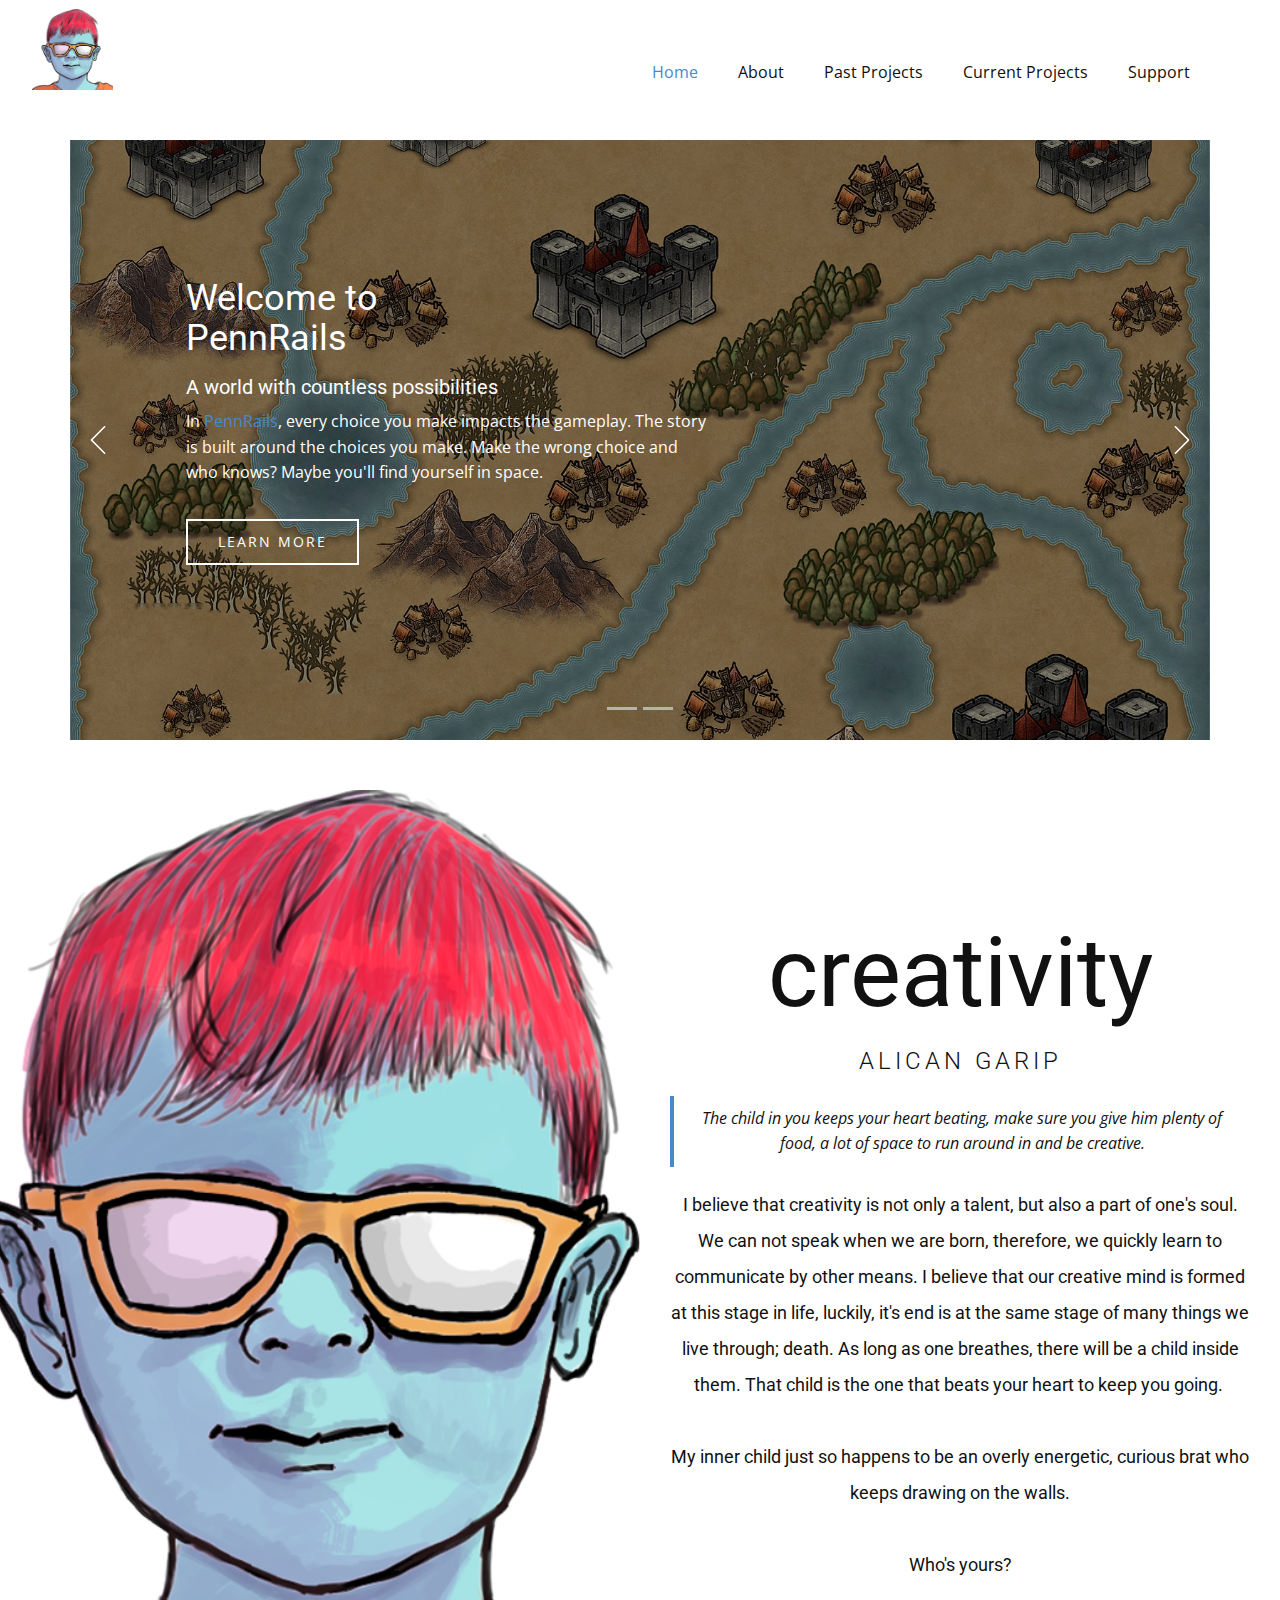
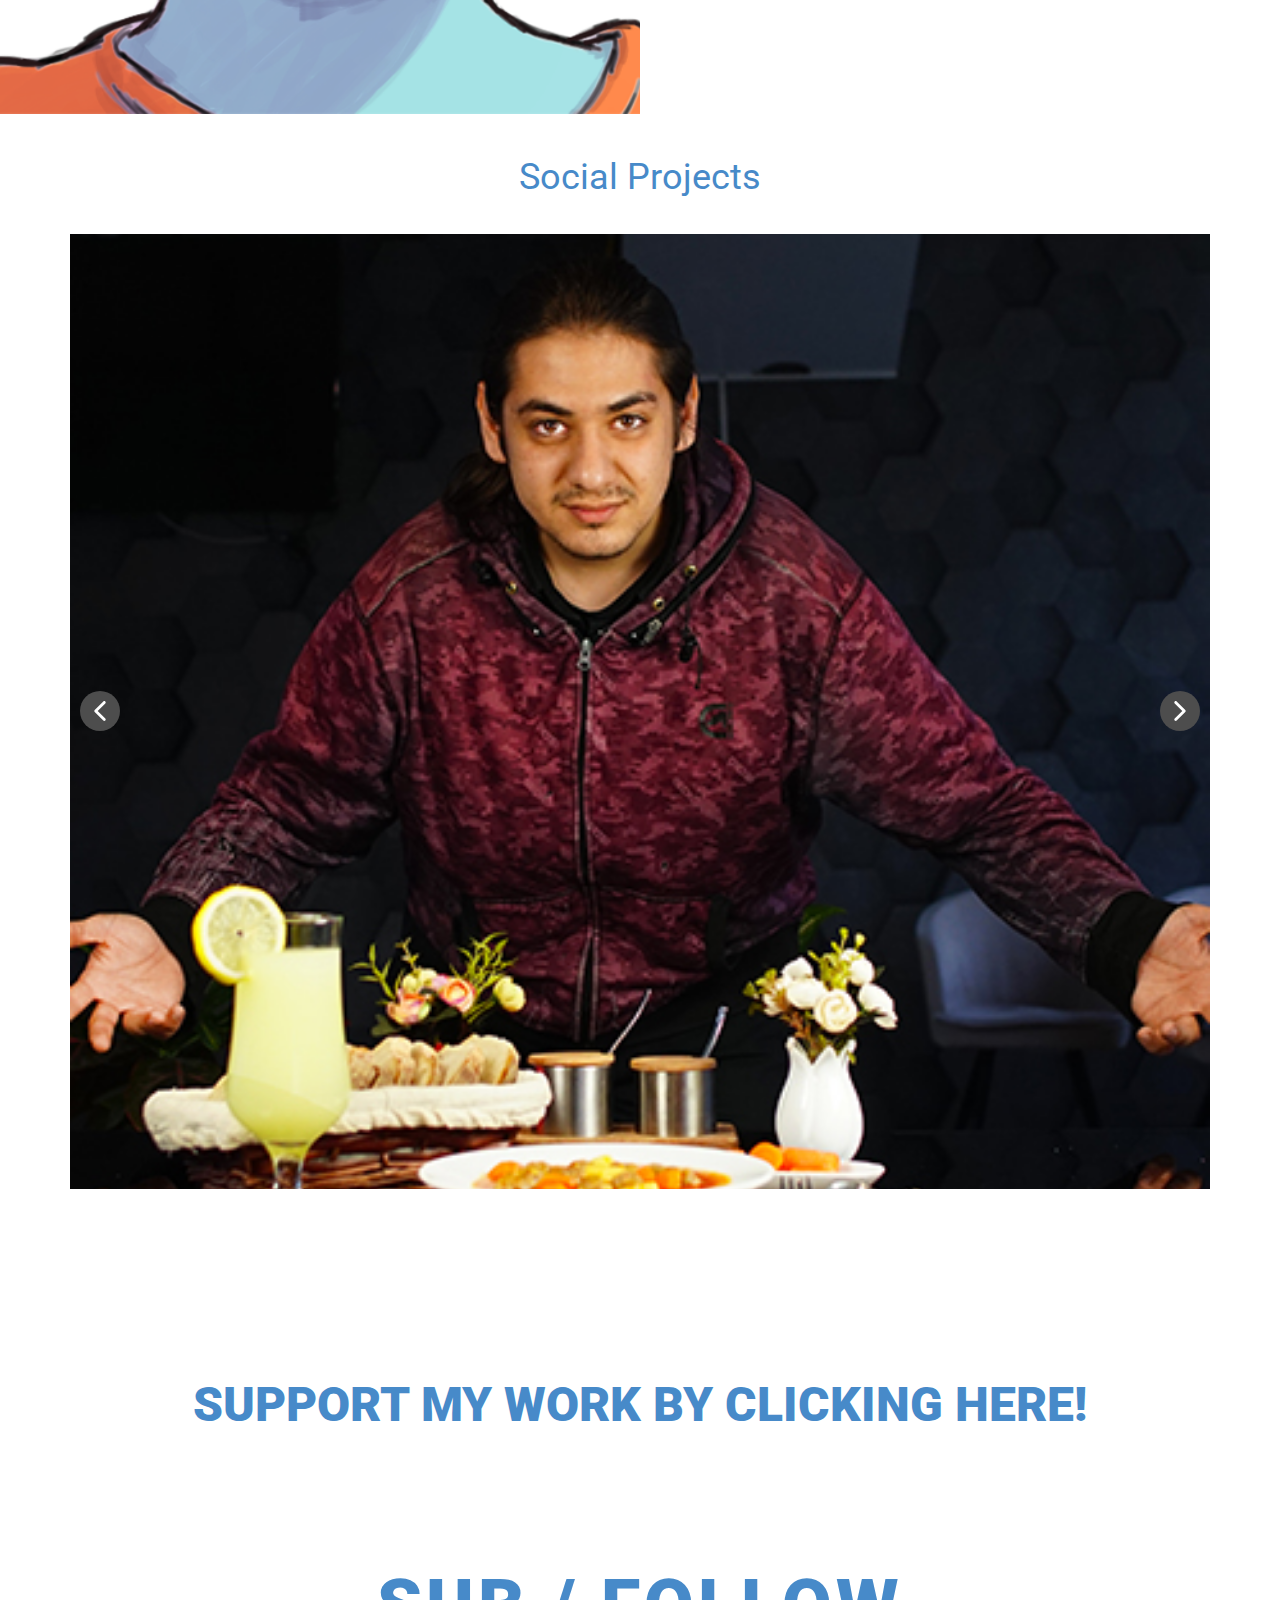
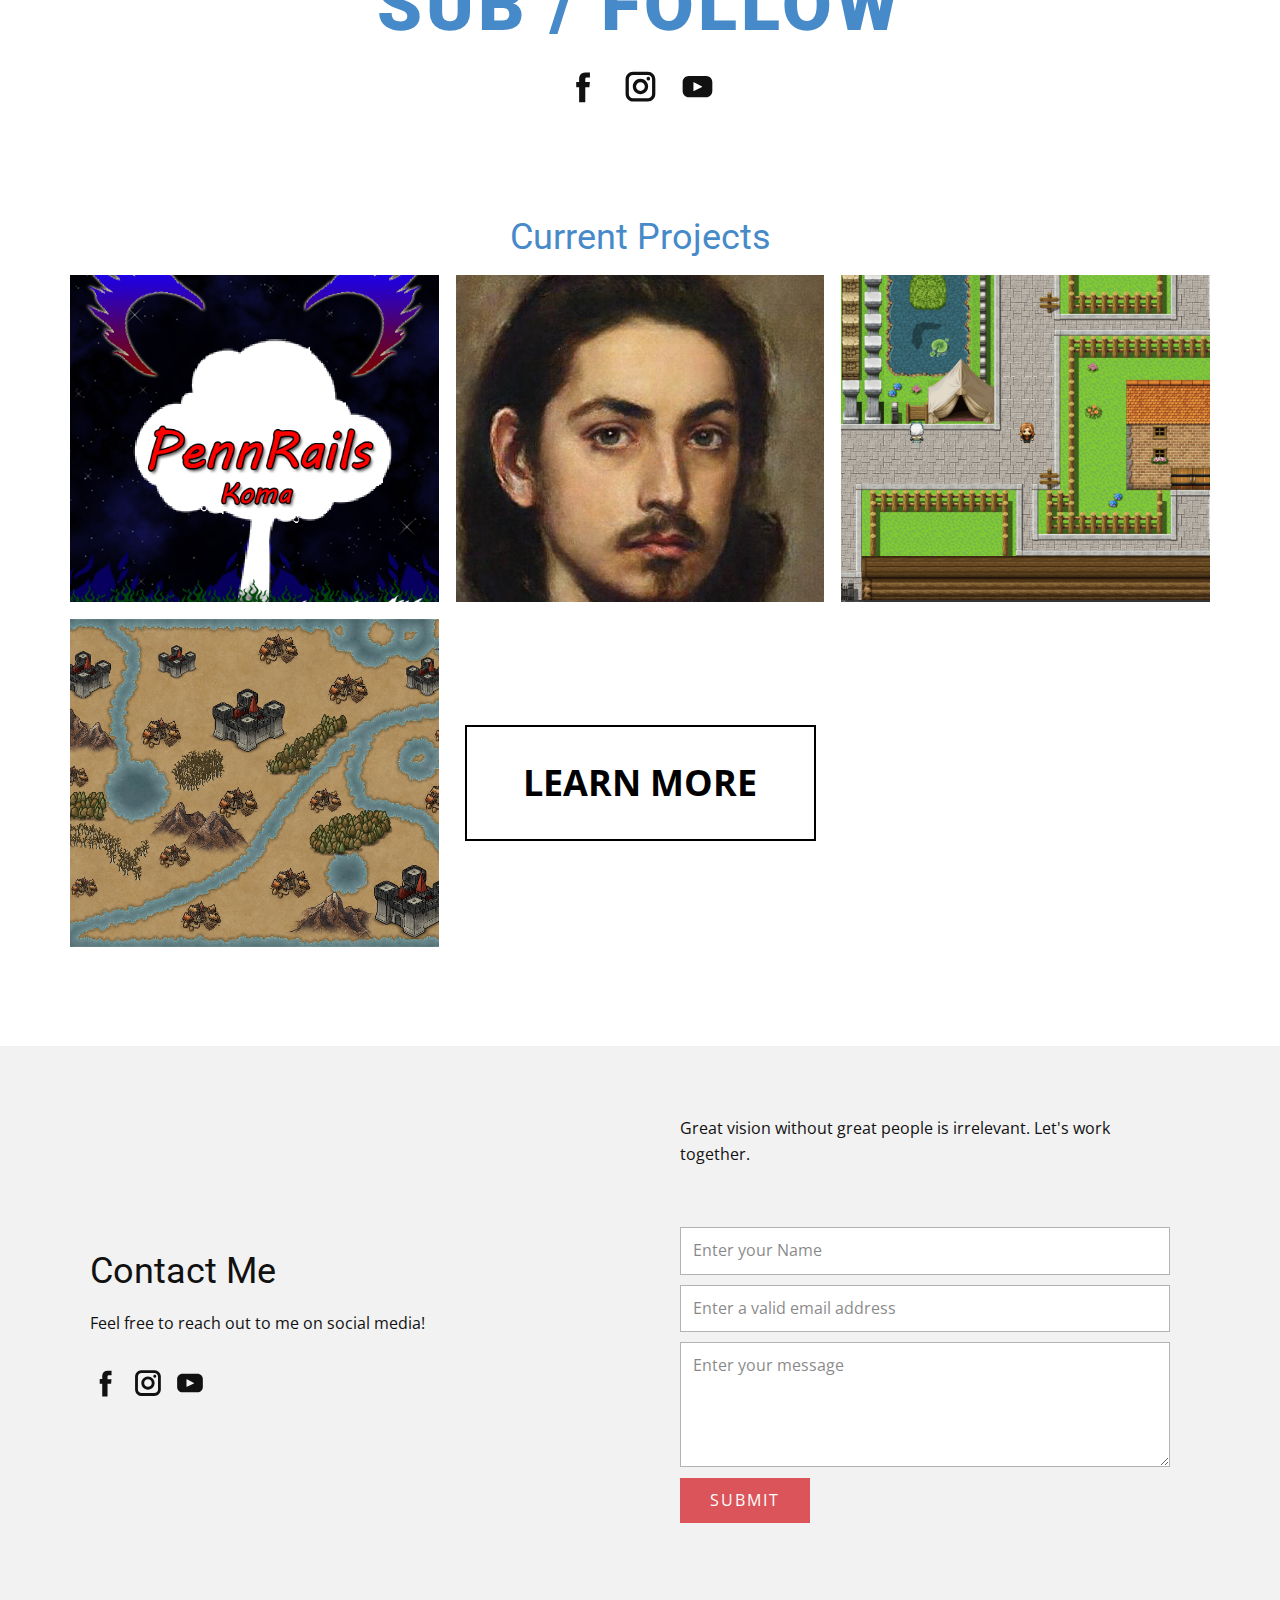
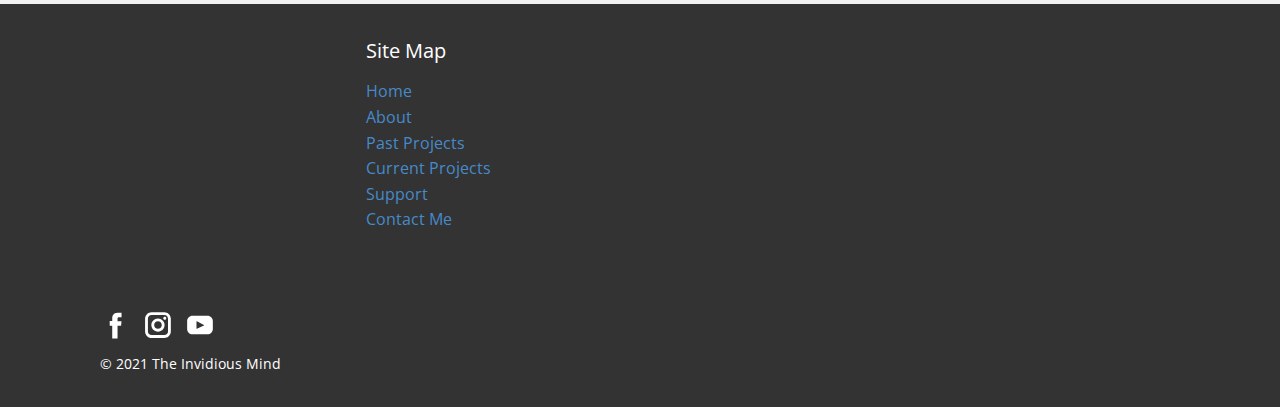
<file: index.html>
<!DOCTYPE html>
<html style="font-size: 16px;">
  <head>
    <meta name="viewport" content="width=device-width, initial-scale=1.0">
    <meta charset="utf-8">
    <meta name="keywords" content="Welcome to PennRails, More Than Just A Piece Of Sheet Music, creativity">
    <meta name="description" content="">
    <meta name="page_type" content="np-template-header-footer-from-plugin">
    <title>Home</title>
    <link rel="stylesheet" href="nicepage.css" media="screen">
<link rel="stylesheet" href="Home.css" media="screen">
    <script class="u-script" type="text/javascript" src="jquery.js" defer=""></script>
    <script class="u-script" type="text/javascript" src="nicepage.js" defer=""></script>
    <meta name="generator" content="Nicepage 3.3.3, nicepage.com">
    
    
    
    
    
    
    
    
    
    
    
    
    <link id="u-theme-google-font" rel="stylesheet" href="https://fonts.googleapis.com/css?family=Roboto:100,100i,300,300i,400,400i,500,500i,700,700i,900,900i|Open+Sans:300,300i,400,400i,600,600i,700,700i,800,800i">
    
    
    
    
    
    
    
    
    <script type="application/ld+json">{
		"@context": "http://schema.org",
		"@type": "Organization",
		"name": "",
		"url": "index.html",
		"logo": "images/kidhead-big-transparent.png",
		"sameAs": [
				"https://facebook.com/invidiousmind",
				"https://www.instagram.com/InvidiousMind/",
				"https://youtube.com/channel/UCxYQY3FqdLdeGKizmbH91Rg?sub_confirmation=1"
		]
}</script>
    <meta property="og:title" content="Home">
    <meta property="og:type" content="website">
    <meta name="theme-color" content="#478ac9">
    <link rel="canonical" href="index.html">
    <meta property="og:url" content="index.html">
  </head>
  <body data-home-page="Home.html" data-home-page-title="Home" class="u-body"><header class="u-clearfix u-header u-header" id="sec-384e"><a href="Home.html" data-page-id="93269770" class="u-image u-logo u-image-1" title="Home">
    <img src="images/kidhead-big-transparent.png" class="u-logo-image u-logo-image-1" data-image-width="80.9232" style="margin-left: 2rem;">
      </a><nav class="u-menu u-menu-dropdown u-offcanvas u-menu-1">
        <div class="menu-collapse" style="font-size: 1rem; letter-spacing: 0px;">
          <a class="u-button-style u-custom-left-right-menu-spacing u-custom-padding-bottom u-custom-top-bottom-menu-spacing u-nav-link u-text-active-palette-1-base u-text-hover-palette-2-base" href="#">
            <svg><use xmlns:xlink="http://www.w3.org/1999/xlink" xlink:href="#menu-hamburger"></use></svg>
            <svg version="1.1" xmlns="http://www.w3.org/2000/svg" xmlns:xlink="http://www.w3.org/1999/xlink"><defs><symbol id="menu-hamburger" viewBox="0 0 16 16" style="width: 16px; height: 16px;"><rect y="1" width="16" height="2"></rect><rect y="7" width="16" height="2"></rect><rect y="13" width="16" height="2"></rect>
</symbol>
</defs></svg>
          </a>
        </div>
        <div class="u-custom-menu u-nav-container">
          <ul class="u-nav u-unstyled u-nav-1"><li class="u-nav-item"><a class="u-button-style u-nav-link u-text-active-palette-1-base u-text-hover-palette-2-base" href="Home.html" style="padding: 10px 20px;">Home</a>
</li><li class="u-nav-item"><a class="u-button-style u-nav-link u-text-active-palette-1-base u-text-hover-palette-2-base" href="About.html" style="padding: 10px 20px;">About</a>
</li><li class="u-nav-item"><a class="u-button-style u-nav-link u-text-active-palette-1-base u-text-hover-palette-2-base" style="padding: 10px 20px;" href="Past-Projects.html">Past Projects</a><div class="u-nav-popup"><ul class="u-h-spacing-20 u-nav u-unstyled u-v-spacing-10 u-nav-2"><li class="u-nav-item"><a class="u-button-style u-nav-link u-white" href="Past-Projects.html#sec-cf18" data-page-id="1262904084">breakfast</a>
</li><li class="u-nav-item"><a class="u-button-style u-nav-link u-white" href="Past-Projects.html#carousel_7145" data-page-id="1262904084">art</a>
</li><li class="u-nav-item"><a class="u-button-style u-nav-link u-white" href="Past-Projects.html#carousel_1c33" data-page-id="1262904084">travel</a>
</li></ul>
</div>
</li><li class="u-nav-item"><a class="u-button-style u-nav-link u-text-active-palette-1-base u-text-hover-palette-2-base" style="padding: 10px 20px;" href="Current-Projects.html">Current Projects</a>
</li><li class="u-nav-item"><a class="u-button-style u-nav-link u-text-active-palette-1-base u-text-hover-palette-2-base" style="padding: 10px 20px;" href="Support.html">Support</a>
</li></ul>
        </div>
        <div class="u-custom-menu u-nav-container-collapse">
          <div class="u-black u-container-style u-inner-container-layout u-opacity u-opacity-95 u-sidenav">
            <div class="u-sidenav-overflow">
              <div class="u-menu-close"></div>
              <ul class="u-align-center u-nav u-popupmenu-items u-unstyled u-nav-3"><li class="u-nav-item"><a class="u-button-style u-nav-link" href="Home.html" style="padding: 10px 20px;">Home</a>
</li><li class="u-nav-item"><a class="u-button-style u-nav-link" href="About.html" style="padding: 10px 20px;">About</a>
</li><li class="u-nav-item"><a class="u-button-style u-nav-link" style="padding: 10px 20px;" href="Past-Projects.html">Past Projects</a><div class="u-nav-popup"><ul class="u-h-spacing-20 u-nav u-unstyled u-v-spacing-10 u-nav-4"><li class="u-nav-item"><a class="u-button-style u-nav-link" href="Past-Projects.html#sec-cf18" data-page-id="1262904084">breakfast</a>
</li><li class="u-nav-item"><a class="u-button-style u-nav-link" href="Past-Projects.html#carousel_7145" data-page-id="1262904084">art</a>
</li><li class="u-nav-item"><a class="u-button-style u-nav-link" href="Past-Projects.html#carousel_1c33" data-page-id="1262904084">travel</a>
</li></ul>
</div>
</li><li class="u-nav-item"><a class="u-button-style u-nav-link" style="padding: 10px 20px;" href="Current-Projects.html">Current Projects</a>
</li><li class="u-nav-item"><a class="u-button-style u-nav-link" style="padding: 10px 20px;" href="Support.html">Support</a>
</li></ul>
            </div>
          </div>
          <div class="u-black u-menu-overlay u-opacity u-opacity-70"></div>
        </div>
      </nav></header>
    <section class="u-align-center u-clearfix u-section-1" id="sec-2848">
      <div class="u-clearfix u-sheet u-valign-middle u-sheet-1">
        <div id="carousel-a368" data-interval="5000" data-u-ride="carousel" class="u-carousel u-expanded-width u-slider u-slider-1">
          <ol class="u-absolute-hcenter u-carousel-indicators u-carousel-indicators-1">
            <li data-u-target="#carousel-a368" class="u-active u-grey-30" data-u-slide-to="0"></li>
            <li data-u-target="#carousel-a368" class="u-grey-30" data-u-slide-to="1"></li>
          </ol>
          <div class="u-carousel-inner" role="listbox">
            <div class="u-active u-carousel-item u-container-style u-image u-shading u-slide u-image-1" data-image-width="1600" data-image-height="1200" data-href="https://pennrails.flycricket.io/" data-target="_blank">
              <div class="u-container-layout u-valign-top-sm u-valign-top-xs u-container-layout-1">
                <div class="u-container-style u-group u-group-1">
                  <div class="u-container-layout u-container-layout-2">
                    <h2 class="u-text u-text-1">Welcome to PennRails</h2>
                    <h5 class="u-text u-text-2">A world with countless possibilities</h5>
                    <p class="u-text u-text-3">In <a href="https://pennrails.flycricket.io/" class="u-active-none u-border-none u-btn u-button-link u-button-style u-hover-none u-none u-text-palette-1-base u-btn-1" target="_blank">PennRails</a>, every choice you make impacts the gameplay. The story is built around the choices you make. Make the wrong choice and who knows? Maybe you'll find yourself in space.<br>
                    </p>
                    <a href="Current-Projects.html#sec-6040" data-page-id="531830121" class="u-border-2 u-border-white u-btn u-btn-rectangle u-button-style u-none u-btn-2">learn more</a>
                  </div>
                </div>
              </div>
            </div>
            <div class="u-align-left u-carousel-item u-container-style u-expanded-width u-image u-shading u-slide u-image-2">
              <div class="u-container-layout u-valign-top-sm u-valign-top-xs u-container-layout-3">
                <div class="u-black u-container-style u-expanded-width-md u-expanded-width-sm u-expanded-width-xs u-group u-opacity u-opacity-55 u-group-2">
                  <div class="u-container-layout u-container-layout-4">
                    <h2 class="u-text u-text-4">More Than Just A Piece Of Sheet Music</h2>
                    <h4 class="u-text u-text-5">Follow up with the latest releases from The Invidious Mind</h4>
                    <a href="" class="u-border-2 u-border-white u-btn u-btn-rectangle u-button-style u-none u-btn-3">learn more</a>
                  </div>
                </div>
              </div>
            </div>
          </div>
          <a class="u-absolute-vcenter u-carousel-control u-carousel-control-prev u-opacity u-opacity-40 u-spacing-14 u-text-body-alt-color u-carousel-control-1" href="#carousel-a368" role="button" data-u-slide="prev">
            <span aria-hidden="true">
              <svg viewBox="0 0 477.175 477.175"><path d="M145.188,238.575l215.5-215.5c5.3-5.3,5.3-13.8,0-19.1s-13.8-5.3-19.1,0l-225.1,225.1c-5.3,5.3-5.3,13.8,0,19.1l225.1,225
                    c2.6,2.6,6.1,4,9.5,4s6.9-1.3,9.5-4c5.3-5.3,5.3-13.8,0-19.1L145.188,238.575z"></path></svg>
            </span>
            <span class="sr-only">+Previous</span>
          </a>
          <a class="u-absolute-vcenter u-carousel-control u-carousel-control-next u-opacity u-opacity-40 u-spacing-14 u-text-body-alt-color u-carousel-control-2" href="#carousel-a368" role="button" data-u-slide="next">
            <span aria-hidden="true">
              <svg viewBox="0 0 477.175 477.175"><path d="M360.731,229.075l-225.1-225.1c-5.3-5.3-13.8-5.3-19.1,0s-5.3,13.8,0,19.1l215.5,215.5l-215.5,215.5
                    c-5.3,5.3-5.3,13.8,0,19.1c2.6,2.6,6.1,4,9.5,4c3.4,0,6.9-1.3,9.5-4l225.1-225.1C365.931,242.875,365.931,234.275,360.731,229.075z"></path></svg>
            </span>
            <span class="sr-only">+Next</span>
          </a>
        </div>
      </div>
    </section>
    <section class="u-clearfix u-section-2" id="carousel_87c0">
      <div class="u-clearfix u-expanded-width u-layout-wrap u-layout-wrap-1">
        <div class="u-gutter-0 u-layout">
          <div class="u-layout-row">
            <div class="u-container-style u-image u-layout-cell u-size-30 u-image-1" data-image-width="750" data-image-height="750" data-href="About.html" data-page-id="227448055">
              <div class="u-container-layout u-container-layout-1"></div>
            </div>
            <div class="u-align-center u-container-style u-layout-cell u-size-30 u-layout-cell-2">
              <div class="u-container-layout u-valign-middle-lg u-valign-middle-xl u-valign-top-md u-valign-top-sm u-valign-top-xs u-container-layout-2">
                <h2 class="u-text u-text-default u-text-1">creativity</h2>
                <h4 class="u-text u-text-default u-text-2">Alican Garip</h4>
                <blockquote class="u-text u-text-3">The child in you keeps your heart beating, make sure you give him plenty of food, a lot of space to run around in and be creative.</blockquote>
                <p class="u-custom-font u-heading-font u-text u-text-4">I believe that creativity is not only a talent, but also a part of one's soul. We can not speak when we are born, therefore, we quickly learn to communicate by other means. I believe that our creative mind is formed at this stage in life, luckily, it's end is at the same stage of many things we live through; death. As long as one breathes, there will be a child inside them. That child is the one that beats your heart to keep you going.&nbsp;<br>
                  <br>My inner child just so happens to be an overly energetic, curious brat who keeps drawing on the walls.<br>
                  <br>Who's yours?
                </p>
              </div>
            </div>
          </div>
        </div>
      </div>
    </section>
    <section class="u-align-left u-clearfix u-section-3" id="carousel_4911">
      <div class="u-clearfix u-sheet u-valign-middle-xs u-sheet-1">
        <h2 class="u-align-center u-text u-text-1">
          <a class="u-active-none u-border-none u-btn u-button-link u-button-style u-hover-none u-none u-text-palette-1-base u-btn-1" href="Past-Projects.html" data-page-id="1262904084">Social Projects</a>
        </h2>
        <div class="u-carousel u-expanded-width u-gallery u-layout-thumbnails u-lightbox u-no-transition u-show-text-always u-gallery-1" data-interval="5000" data-u-ride="carousel" id="carousel-1de6">
          <div class="u-carousel-inner u-gallery-inner u-gallery-inner-1" role="listbox">
            <div class="u-active u-carousel-item u-gallery-item" data-href="Past-Projects.html" data-page-id="1262904084">
              <div class="u-back-slide" data-image-width="445" data-image-height="400">
                <img class="u-back-image u-expanded u-back-image-1" src="images/Alican-GaripEkip.jpg">
              </div>
              <div class="u-over-slide u-over-slide-1">
                <h3 class="u-gallery-heading">Sample Title</h3>
                <p class="u-gallery-text">Sample Text</p>
              </div>
            </div>
            <div class="u-carousel-item u-gallery-item" data-href="Past-Projects.html" data-page-id="1262904084">
              <div class="u-back-slide" data-image-width="1600" data-image-height="900">
                <img class="u-back-image u-expanded u-back-image-2" src="images/20160827_164858_HDR.jpg">
              </div>
              <div class="u-over-slide u-over-slide-2">
                <h3 class="u-gallery-heading">Sample Title</h3>
                <p class="u-gallery-text">Sample Text</p>
              </div>
            </div>
            <div class="u-carousel-item u-gallery-item" data-href="Past-Projects.html" data-page-id="1262904084">
              <div class="u-back-slide" data-image-width="900" data-image-height="1600">
                <img class="u-back-image u-expanded u-back-image-3" src="images/HistoricTour2.png">
              </div>
              <div class="u-over-slide u-over-slide-3">
                <h3 class="u-gallery-heading">Sample Title</h3>
                <p class="u-gallery-text">Sample Text</p>
              </div>
            </div>
            <div class="u-carousel-item u-gallery-item" data-href="Past-Projects.html" data-page-id="1262904084">
              <div class="u-back-slide" data-image-width="900" data-image-height="1600">
                <img class="u-back-image u-expanded u-back-image-4" src="images/Eskiehir_Night_Tour.png">
              </div>
              <div class="u-over-slide u-over-slide-4">
                <h3 class="u-gallery-heading">Sample Title</h3>
                <p class="u-gallery-text">Sample Text</p>
              </div>
            </div>
            <div class="u-carousel-item u-gallery-item" data-href="Past-Projects.html" data-page-id="1262904084">
              <div class="u-back-slide" data-image-width="1600" data-image-height="900">
                <img class="u-back-image u-expanded" src="images/Hamamyolu.png">
              </div>
              <div class="u-over-slide u-over-slide-5">
                <h3 class="u-gallery-heading">Sample Title</h3>
                <p class="u-gallery-text">Sample Text</p>
              </div>
            </div>
            <div class="u-carousel-item u-gallery-item" data-href="Past-Projects.html" data-page-id="1262904084">
              <div class="u-back-slide" data-image-width="900" data-image-height="1600">
                <img class="u-back-image u-expanded u-back-image-6" src="images/Breakfast.png">
              </div>
              <div class="u-over-slide u-over-slide-6">
                <h3 class="u-gallery-heading">Sample Title</h3>
                <p class="u-gallery-text">Sample Text</p>
              </div>
            </div>
            <div class="u-carousel-item u-gallery-item" data-href="Past-Projects.html" data-page-id="1262904084">
              <div class="u-back-slide">
                <img class="u-back-image u-expanded u-back-image-7" src="images/CoffeeShop.png">
              </div>
              <div class="u-over-slide u-over-slide-7">
                <h3 class="u-gallery-heading">Sample Title</h3>
                <p class="u-gallery-text">Sample Text</p>
              </div>
            </div>
            <div class="u-carousel-item u-gallery-item" data-href="Past-Projects.html" data-page-id="1262904084">
              <div class="u-back-slide">
                <img class="u-back-image u-expanded" src="images/BookCafe.png">
              </div>
              <div class="u-over-slide u-over-slide-8">
                <h3 class="u-gallery-heading">Sample Title</h3>
                <p class="u-gallery-text">Sample Text</p>
              </div>
            </div>
            <div class="u-carousel-item u-gallery-item" data-href="Past-Projects.html" data-page-id="1262904084">
              <div class="u-back-slide">
                <img class="u-back-image u-expanded" src="images/IMG-20170828-WA0002.jpg">
              </div>
              <div class="u-over-slide u-over-slide-9">
                <h3 class="u-gallery-heading">Sample Title</h3>
                <p class="u-gallery-text">Sample Text</p>
              </div>
            </div>
            <div class="u-carousel-item u-gallery-item" data-href="Past-Projects.html" data-page-id="1262904084">
              <div class="u-back-slide">
                <img class="u-back-image u-expanded u-back-image-10" src="images/IMG-20180527-WA0008.jpg">
              </div>
              <div class="u-over-slide u-over-slide-10">
                <h3 class="u-gallery-heading">Sample Title</h3>
                <p class="u-gallery-text">Sample Text</p>
              </div>
            </div>
          </div>
          <a class="u-absolute-vcenter u-carousel-control u-carousel-control-prev u-grey-70 u-icon-circle u-opacity u-opacity-70 u-spacing-10 u-text-white u-carousel-control-1" href="#carousel-1de6" role="button" data-u-slide="prev">
            <span aria-hidden="true">
              <svg viewBox="0 0 451.847 451.847"><path d="M97.141,225.92c0-8.095,3.091-16.192,9.259-22.366L300.689,9.27c12.359-12.359,32.397-12.359,44.751,0
c12.354,12.354,12.354,32.388,0,44.748L173.525,225.92l171.903,171.909c12.354,12.354,12.354,32.391,0,44.744
c-12.354,12.365-32.386,12.365-44.745,0l-194.29-194.281C100.226,242.115,97.141,234.018,97.141,225.92z"></path></svg>
            </span>
            <span class="sr-only">
              <svg viewBox="0 0 451.847 451.847"><path d="M97.141,225.92c0-8.095,3.091-16.192,9.259-22.366L300.689,9.27c12.359-12.359,32.397-12.359,44.751,0
c12.354,12.354,12.354,32.388,0,44.748L173.525,225.92l171.903,171.909c12.354,12.354,12.354,32.391,0,44.744
c-12.354,12.365-32.386,12.365-44.745,0l-194.29-194.281C100.226,242.115,97.141,234.018,97.141,225.92z"></path></svg>
            </span>
          </a>
          <a class="u-absolute-vcenter u-carousel-control u-carousel-control-next u-grey-70 u-icon-circle u-opacity u-opacity-70 u-spacing-10 u-text-white u-carousel-control-2" href="#carousel-1de6" role="button" data-u-slide="next">
            <span aria-hidden="true">
              <svg viewBox="0 0 451.846 451.847"><path d="M345.441,248.292L151.154,442.573c-12.359,12.365-32.397,12.365-44.75,0c-12.354-12.354-12.354-32.391,0-44.744
L278.318,225.92L106.409,54.017c-12.354-12.359-12.354-32.394,0-44.748c12.354-12.359,32.391-12.359,44.75,0l194.287,194.284
c6.177,6.18,9.262,14.271,9.262,22.366C354.708,234.018,351.617,242.115,345.441,248.292z"></path></svg>
            </span>
            <span class="sr-only">
              <svg viewBox="0 0 451.846 451.847"><path d="M345.441,248.292L151.154,442.573c-12.359,12.365-32.397,12.365-44.75,0c-12.354-12.354-12.354-32.391,0-44.744
L278.318,225.92L106.409,54.017c-12.354-12.359-12.354-32.394,0-44.748c12.354-12.359,32.391-12.359,44.75,0l194.287,194.284
c6.177,6.18,9.262,14.271,9.262,22.366C354.708,234.018,351.617,242.115,345.441,248.292z"></path></svg>
            </span>
          </a>
          <ol class="u-carousel-thumbnails u-hidden-lg u-hidden-md u-hidden-xl u-hidden-xs u-spacing-10 u-carousel-thumbnails-1">
            <li class="u-active u-carousel-thumbnail" data-u-target="#carousel-1de6" data-u-slide-to="0" style="width: 100px; height: 100px;">
              <img class="u-carousel-thumbnail-image u-image" src="images/IMG-20180527-WA0008.jpg">
            </li>
            <li class="u-carousel-thumbnail" data-u-target="#carousel-1de6" data-u-slide-to="1" style="width: 100px; height: 100px;">
              <img class="u-carousel-thumbnail-image u-image" src="images/20160827_164858_HDR.jpg">
            </li>
          </ol>
        </div>
      </div>
    </section>
    <section class="u-align-center u-clearfix u-section-4" id="sec-c0b1">
      <div class="u-clearfix u-sheet u-valign-middle u-sheet-1">
        <h1 class="u-text u-text-1">
          <a class="u-active-none u-border-none u-btn u-button-link u-button-style u-hover-none u-none u-text-palette-1-base u-btn-1" href="Support.html" data-page-id="94758037">Support my work by clicking here!</a>
        </h1>
      </div>
    </section>
    <section class="u-align-center u-clearfix u-section-5" id="carousel_f203">
      <div class="u-clearfix u-sheet u-valign-middle-xs u-sheet-1">
        <h2 class="u-text u-text-1">
          <a class="u-active-none u-border-none u-btn u-button-link u-button-style u-hover-none u-none u-text-palette-1-base u-btn-1" href="Support.html" data-page-id="94758037">SUB / FOLLow</a>
        </h2>
        <div class="u-social-icons u-spacing-20 u-social-icons-1">
          <a class="u-social-url" target="_blank" href="https://facebook.com/invidiousmind"><span class="u-icon u-icon-circle u-social-facebook u-social-type-logo u-icon-1"><svg class="u-svg-link" preserveAspectRatio="xMidYMin slice" viewBox="0 0 112 112" style=""><use xmlns:xlink="http://www.w3.org/1999/xlink" xlink:href="#svg-ce8c"></use></svg><svg xmlns="http://www.w3.org/2000/svg" xmlns:xlink="http://www.w3.org/1999/xlink" version="1.1" xml:space="preserve" class="u-svg-content" viewBox="0 0 112 112" x="0px" y="0px" id="svg-ce8c"><path d="M75.5,28.8H65.4c-1.5,0-4,0.9-4,4.3v9.4h13.9l-1.5,15.8H61.4v45.1H42.8V58.3h-8.8V42.4h8.8V32.2 c0-7.4,3.4-18.8,18.8-18.8h13.8v15.4H75.5z"></path></svg></span>
          </a>
          <a class="u-social-url" target="_blank" href="https://www.instagram.com/InvidiousMind/"><span class="u-icon u-icon-circle u-social-instagram u-social-type-logo u-icon-2"><svg class="u-svg-link" preserveAspectRatio="xMidYMin slice" viewBox="0 0 112 112" style=""><use xmlns:xlink="http://www.w3.org/1999/xlink" xlink:href="#svg-439c"></use></svg><svg xmlns="http://www.w3.org/2000/svg" xmlns:xlink="http://www.w3.org/1999/xlink" version="1.1" xml:space="preserve" class="u-svg-content" viewBox="0 0 112 112" x="0px" y="0px" id="svg-439c"><path d="M55.9,32.9c-12.8,0-23.2,10.4-23.2,23.2s10.4,23.2,23.2,23.2s23.2-10.4,23.2-23.2S68.7,32.9,55.9,32.9z M55.9,69.4c-7.4,0-13.3-6-13.3-13.3c-0.1-7.4,6-13.3,13.3-13.3s13.3,6,13.3,13.3C69.3,63.5,63.3,69.4,55.9,69.4z"></path><path d="M79.7,26.8c-3,0-5.4,2.5-5.4,5.4s2.5,5.4,5.4,5.4c3,0,5.4-2.5,5.4-5.4S82.7,26.8,79.7,26.8z"></path><path d="M78.2,11H33.5C21,11,10.8,21.3,10.8,33.7v44.7c0,12.6,10.2,22.8,22.7,22.8h44.7c12.6,0,22.7-10.2,22.7-22.7 V33.7C100.8,21.1,90.6,11,78.2,11z M91,78.4c0,7.1-5.8,12.8-12.8,12.8H33.5c-7.1,0-12.8-5.8-12.8-12.8V33.7 c0-7.1,5.8-12.8,12.8-12.8h44.7c7.1,0,12.8,5.8,12.8,12.8V78.4z"></path></svg></span>
          </a>
          <a class="u-social-url" target="_blank" href="https://youtube.com/channel/UCxYQY3FqdLdeGKizmbH91Rg?sub_confirmation=1"><span class="u-icon u-icon-circle u-social-type-logo u-social-youtube u-icon-3"><svg class="u-svg-link" preserveAspectRatio="xMidYMin slice" viewBox="0 0 112 112" style=""><use xmlns:xlink="http://www.w3.org/1999/xlink" xlink:href="#svg-6257"></use></svg><svg xmlns="http://www.w3.org/2000/svg" xmlns:xlink="http://www.w3.org/1999/xlink" version="1.1" xml:space="preserve" class="u-svg-content" viewBox="0 0 112 112" x="0px" y="0px" id="svg-6257"><path d="M82.3,24H29.7C19.3,24,11,32.5,11,43v26.7c0,10.5,8.3,19,18.7,19h52.5c10.3,0,18.7-8.5,18.7-19V43 C101,32.5,92.7,24,82.3,24L82.3,24z M69.7,57.6L45.1,69.5c-0.7,0.2-1.4-0.2-1.4-0.8V44.1c0-0.7,0.8-1.3,1.4-0.8l24.6,12.6 C70.4,56.2,70.4,57.3,69.7,57.6L69.7,57.6z"></path></svg></span>
          </a>
        </div>
        <div class="u-border-10 u-border-white u-line u-line-horizontal u-line-1"></div>
      </div>
    </section>
    <section class="u-align-center u-clearfix u-section-6" src="" id="sec-8b41">
      <div class="u-clearfix u-sheet u-valign-bottom-xs u-sheet-1">
        <h2 class="u-text u-text-1">
          <a class="u-active-none u-border-none u-btn u-button-link u-button-style u-hover-none u-none u-text-palette-1-base u-btn-1" href="Current-Projects.html" data-page-id="531830121">Current Projects</a>
        </h2>
        <div class="u-expanded-width u-gallery u-layout-grid u-lightbox u-show-text-on-hover u-gallery-1">
          <div class="u-gallery-inner u-gallery-inner-1">
            <div class="u-effect-fade u-gallery-item" data-href="Current-Projects.html" data-page-id="531830121">
              <div class="u-back-slide">
                <img class="u-back-image u-expanded" src="images/Koma-Logo.png">
              </div>
              <div class="u-over-slide u-shading u-over-slide-1">
                <h3 class="u-gallery-heading"></h3>
                <p class="u-gallery-text"></p>
              </div>
            </div>
            <div class="u-effect-fade u-gallery-item" data-href="Current-Projects.html" data-page-id="531830121">
              <div class="u-back-slide">
                <img class="u-back-image u-expanded" src="images/11.png">
              </div>
              <div class="u-over-slide u-shading u-over-slide-2">
                <h3 class="u-gallery-heading"></h3>
                <p class="u-gallery-text"></p>
              </div>
            </div>
            <div class="u-effect-fade u-gallery-item" data-href="Current-Projects.html" data-page-id="531830121">
              <div class="u-back-slide">
                <img class="u-back-image u-expanded" src="images/Screen-Shot-2.png">
              </div>
              <div class="u-over-slide u-shading u-over-slide-3">
                <h3 class="u-gallery-heading"></h3>
                <p class="u-gallery-text"></p>
              </div>
            </div>
            <div class="u-effect-fade u-gallery-item" data-image-width="1600" data-image-height="1200" data-href="Current-Projects.html" data-page-id="531830121">
              <div class="u-back-slide">
                <img class="u-back-image u-expanded" src="images/Penn_Rails_Map.jpg">
              </div>
              <div class="u-over-slide u-shading u-over-slide-4">
                <h3 class="u-gallery-heading"></h3>
                <p class="u-gallery-text"></p>
              </div>
            </div>
          </div>
        </div>
        <a href="Current-Projects.html" data-page-id="531830121" class="u-border-2 u-border-black u-btn u-button-style u-none u-text-black u-text-hover-white u-btn-2">Learn More</a>
      </div>
    </section>
    <section class="u-clearfix u-grey-5 u-section-7" id="sec-d1d1">
      <div class="u-clearfix u-sheet u-sheet-1">
        <div class="u-clearfix u-expanded-width u-layout-wrap u-layout-wrap-1">
          <div class="u-layout">
            <div class="u-layout-row">
              <div class="u-size-27-lg u-size-27-md u-size-27-sm u-size-27-xs u-size-30-xl">
                <div class="u-layout-col">
                  <div class="u-container-style u-layout-cell u-left-cell u-size-60 u-layout-cell-1">
                    <div class="u-container-layout u-valign-middle u-container-layout-1">
                      <h2 class="u-text u-text-1">Contact Me</h2>
                      <p class="u-text u-text-2">Feel free to reach out to me on social media!</p>
                      <div class="u-social-icons u-spacing-10 u-social-icons-1">
                        <a class="u-social-url" target="_blank" href="https://facebook.com/invidiousmind"><span class="u-icon u-icon-circle u-social-facebook u-social-type-logo u-icon-1"><svg class="u-svg-link" preserveAspectRatio="xMidYMin slice" viewBox="0 0 112 112" style=""><use xmlns:xlink="http://www.w3.org/1999/xlink" xlink:href="#svg-6a4f"></use></svg><svg xmlns="http://www.w3.org/2000/svg" xmlns:xlink="http://www.w3.org/1999/xlink" version="1.1" xml:space="preserve" class="u-svg-content" viewBox="0 0 112 112" x="0px" y="0px" id="svg-6a4f"><path d="M75.5,28.8H65.4c-1.5,0-4,0.9-4,4.3v9.4h13.9l-1.5,15.8H61.4v45.1H42.8V58.3h-8.8V42.4h8.8V32.2 c0-7.4,3.4-18.8,18.8-18.8h13.8v15.4H75.5z"></path></svg></span>
                        </a>
                        <a class="u-social-url" target="_blank" href="https://www.instagram.com/InvidiousMind/"><span class="u-icon u-icon-circle u-social-instagram u-social-type-logo u-icon-2"><svg class="u-svg-link" preserveAspectRatio="xMidYMin slice" viewBox="0 0 112 112" style=""><use xmlns:xlink="http://www.w3.org/1999/xlink" xlink:href="#svg-8718"></use></svg><svg xmlns="http://www.w3.org/2000/svg" xmlns:xlink="http://www.w3.org/1999/xlink" version="1.1" xml:space="preserve" class="u-svg-content" viewBox="0 0 112 112" x="0px" y="0px" id="svg-8718"><path d="M55.9,32.9c-12.8,0-23.2,10.4-23.2,23.2s10.4,23.2,23.2,23.2s23.2-10.4,23.2-23.2S68.7,32.9,55.9,32.9z M55.9,69.4c-7.4,0-13.3-6-13.3-13.3c-0.1-7.4,6-13.3,13.3-13.3s13.3,6,13.3,13.3C69.3,63.5,63.3,69.4,55.9,69.4z"></path><path d="M79.7,26.8c-3,0-5.4,2.5-5.4,5.4s2.5,5.4,5.4,5.4c3,0,5.4-2.5,5.4-5.4S82.7,26.8,79.7,26.8z"></path><path d="M78.2,11H33.5C21,11,10.8,21.3,10.8,33.7v44.7c0,12.6,10.2,22.8,22.7,22.8h44.7c12.6,0,22.7-10.2,22.7-22.7 V33.7C100.8,21.1,90.6,11,78.2,11z M91,78.4c0,7.1-5.8,12.8-12.8,12.8H33.5c-7.1,0-12.8-5.8-12.8-12.8V33.7 c0-7.1,5.8-12.8,12.8-12.8h44.7c7.1,0,12.8,5.8,12.8,12.8V78.4z"></path></svg></span>
                        </a>
                        <a class="u-social-url" target="_blank" href="https://youtube.com/channel/UCxYQY3FqdLdeGKizmbH91Rg?sub_confirmation=1"><span class="u-icon u-icon-circle u-social-type-logo u-social-youtube u-icon-3"><svg class="u-svg-link" preserveAspectRatio="xMidYMin slice" viewBox="0 0 112 112" style=""><use xmlns:xlink="http://www.w3.org/1999/xlink" xlink:href="#svg-04a3"></use></svg><svg xmlns="http://www.w3.org/2000/svg" xmlns:xlink="http://www.w3.org/1999/xlink" version="1.1" xml:space="preserve" class="u-svg-content" viewBox="0 0 112 112" x="0px" y="0px" id="svg-04a3"><path d="M82.3,24H29.7C19.3,24,11,32.5,11,43v26.7c0,10.5,8.3,19,18.7,19h52.5c10.3,0,18.7-8.5,18.7-19V43 C101,32.5,92.7,24,82.3,24L82.3,24z M69.7,57.6L45.1,69.5c-0.7,0.2-1.4-0.2-1.4-0.8V44.1c0-0.7,0.8-1.3,1.4-0.8l24.6,12.6 C70.4,56.2,70.4,57.3,69.7,57.6L69.7,57.6z"></path></svg></span>
                        </a>
                      </div>
                    </div>
                  </div>
                </div>
              </div>
              <div class="u-size-30-xl u-size-33-lg u-size-33-md u-size-33-sm u-size-33-xs">
                <div class="u-layout-col">
                  <div class="u-container-style u-layout-cell u-right-cell u-size-30 u-layout-cell-2">
                    <div class="u-container-layout u-container-layout-2">
                      <p class="u-text u-text-3">Great vision without great people is irrelevant. Let's work together.</p>
                    </div>
                  </div>
                  <div class="u-container-style u-layout-cell u-right-cell u-size-30 u-layout-cell-3">
                    <div class="u-container-layout u-valign-top-lg u-valign-top-md u-valign-top-xl u-container-layout-3">
                      <div class="u-form u-form-1">
                        <form action="https://gmail.us7.list-manage.com/subscribe/post?u=2054fc35ce87d539cd5bd8908&amp;amp;id=3ac531c74f" method="POST" class="u-clearfix u-form-spacing-10 u-form-vertical u-inner-form" style="padding: 10px" source="mailchimp" name="form-4">
                          <div class="u-form-group u-form-name">
                            <label for="name-e2a4" class="u-form-control-hidden u-label">Name</label>
                            <input type="text" placeholder="Enter your Name" id="name-e2a4" name="fname" class="u-border-1 u-border-grey-30 u-input u-input-rectangle u-white" required="">
                          </div>
                          <div class="u-form-email u-form-group">
                            <label for="email-e2a4" class="u-form-control-hidden u-label">Email</label>
                            <input type="email" placeholder="Enter a valid email address" id="email-e2a4" name="email" class="u-border-1 u-border-grey-30 u-input u-input-rectangle u-white" required="">
                          </div>
                          <div class="u-form-group u-form-message">
                            <label for="message-e2a4" class="u-form-control-hidden u-label">Message</label>
                            <textarea placeholder="Enter your message" rows="4" cols="50" id="message-e2a4" name="fmessage" class="u-border-1 u-border-grey-30 u-input u-input-rectangle u-white" required=""></textarea>
                          </div>
                          <div class="u-align-left u-form-group u-form-submit">
                            <a href="#" class="u-btn u-btn-submit u-button-style u-palette-2-base u-btn-1">Submit</a>
                            <input type="submit" value="submit" class="u-form-control-hidden">
                          </div>
                          <div class="u-form-send-message u-form-send-success"> Thank you! Your message has been sent. </div>
                          <div class="u-form-send-error u-form-send-message"> Unable to send your message. Please fix errors then try again. </div>
                          <input type="hidden" value="" name="recaptchaResponse">
                        </form>
                      </div>
                    </div>
                  </div>
                </div>
              </div>
            </div>
          </div>
        </div>
      </div>
    </section>
    
    
    <footer class="u-align-center u-clearfix u-footer u-grey-80 u-footer" id="sec-e279"><div class="u-clearfix u-sheet u-valign-middle u-sheet-1">
        <div class="u-clearfix u-expanded-width u-gutter-0 u-layout-wrap u-layout-wrap-1">
          <div class="u-layout">
            <div class="u-layout-row">
              <div class="u-container-style u-layout-cell u-size-14-xl u-size-15-lg u-size-26-md u-size-26-sm u-size-26-xs u-layout-cell-1">
                <div class="u-container-layout u-valign-bottom-lg u-valign-bottom-md u-container-layout-1">
                  <div class="u-social-icons u-spacing-10 u-social-icons-1">
                    <a class="u-social-url" target="_blank" href="https://facebook.com/invidiousmind"><span class="u-icon u-icon-circle u-social-facebook u-social-type-logo u-icon-1"><svg class="u-svg-link" preserveAspectRatio="xMidYMin slice" viewBox="0 0 112 112" style=""><use xmlns:xlink="http://www.w3.org/1999/xlink" xlink:href="#svg-5f92"></use></svg><svg xmlns="http://www.w3.org/2000/svg" xmlns:xlink="http://www.w3.org/1999/xlink" version="1.1" xml:space="preserve" class="u-svg-content" viewBox="0 0 112 112" x="0px" y="0px" id="svg-5f92"><path d="M75.5,28.8H65.4c-1.5,0-4,0.9-4,4.3v9.4h13.9l-1.5,15.8H61.4v45.1H42.8V58.3h-8.8V42.4h8.8V32.2 c0-7.4,3.4-18.8,18.8-18.8h13.8v15.4H75.5z"></path></svg></span>
                    </a>
                    <a class="u-social-url" target="_blank" href="https://www.instagram.com/InvidiousMind/"><span class="u-icon u-icon-circle u-social-instagram u-social-type-logo u-icon-2"><svg class="u-svg-link" preserveAspectRatio="xMidYMin slice" viewBox="0 0 112 112" style=""><use xmlns:xlink="http://www.w3.org/1999/xlink" xlink:href="#svg-4385"></use></svg><svg xmlns="http://www.w3.org/2000/svg" xmlns:xlink="http://www.w3.org/1999/xlink" version="1.1" xml:space="preserve" class="u-svg-content" viewBox="0 0 112 112" x="0px" y="0px" id="svg-4385"><path d="M55.9,32.9c-12.8,0-23.2,10.4-23.2,23.2s10.4,23.2,23.2,23.2s23.2-10.4,23.2-23.2S68.7,32.9,55.9,32.9z M55.9,69.4c-7.4,0-13.3-6-13.3-13.3c-0.1-7.4,6-13.3,13.3-13.3s13.3,6,13.3,13.3C69.3,63.5,63.3,69.4,55.9,69.4z"></path><path d="M79.7,26.8c-3,0-5.4,2.5-5.4,5.4s2.5,5.4,5.4,5.4c3,0,5.4-2.5,5.4-5.4S82.7,26.8,79.7,26.8z"></path><path d="M78.2,11H33.5C21,11,10.8,21.3,10.8,33.7v44.7c0,12.6,10.2,22.8,22.7,22.8h44.7c12.6,0,22.7-10.2,22.7-22.7 V33.7C100.8,21.1,90.6,11,78.2,11z M91,78.4c0,7.1-5.8,12.8-12.8,12.8H33.5c-7.1,0-12.8-5.8-12.8-12.8V33.7 c0-7.1,5.8-12.8,12.8-12.8h44.7c7.1,0,12.8,5.8,12.8,12.8V78.4z"></path></svg></span>
                    </a>
                    <a class="u-social-url" target="_blank" href="https://youtube.com/channel/UCxYQY3FqdLdeGKizmbH91Rg?sub_confirmation=1"><span class="u-icon u-icon-circle u-social-type-logo u-social-youtube u-icon-3"><svg class="u-svg-link" preserveAspectRatio="xMidYMin slice" viewBox="0 0 112 112" style=""><use xmlns:xlink="http://www.w3.org/1999/xlink" xlink:href="#svg-03f0"></use></svg><svg xmlns="http://www.w3.org/2000/svg" xmlns:xlink="http://www.w3.org/1999/xlink" version="1.1" xml:space="preserve" class="u-svg-content" viewBox="0 0 112 112" x="0px" y="0px" id="svg-03f0"><path d="M82.3,24H29.7C19.3,24,11,32.5,11,43v26.7c0,10.5,8.3,19,18.7,19h52.5c10.3,0,18.7-8.5,18.7-19V43 C101,32.5,92.7,24,82.3,24L82.3,24z M69.7,57.6L45.1,69.5c-0.7,0.2-1.4-0.2-1.4-0.8V44.1c0-0.7,0.8-1.3,1.4-0.8l24.6,12.6 C70.4,56.2,70.4,57.3,69.7,57.6L69.7,57.6z"></path></svg></span>
                    </a>
                  </div>
                  <p class="u-small-text u-text u-text-variant u-text-1">© 2021 The Invidious Mind</p>
                </div>
              </div>
              <div class="u-container-style u-layout-cell u-size-34-md u-size-34-sm u-size-34-xs u-size-45-lg u-size-46-xl u-layout-cell-2">
                <div class="u-container-layout u-valign-top u-container-layout-2">
                  <p class="u-large-text u-text u-text-variant u-text-2">Site Map</p>
                  <p class="u-text u-text-3">
                    <a class="u-active-none u-border-none u-btn u-button-link u-button-style u-hover-none u-none u-text-palette-1-base u-btn-1" href="Home.html" data-page-id="93269770">Home</a>
                  </p>
                  <a class="u-active-none u-border-none u-btn u-button-link u-button-style u-hover-none u-none u-text-palette-1-base u-btn-2" href="About.html" data-page-id="227448055">About</a>
                  <a class="u-active-none u-border-none u-btn u-button-link u-button-style u-hover-none u-none u-text-palette-1-base u-btn-3" href="Past-Projects.html" data-page-id="1262904084">Past Projects<br>
                  </a>
                  <a class="u-active-none u-border-none u-btn u-button-link u-button-style u-hover-none u-none u-text-palette-1-base u-btn-4" href="Current-Projects.html" data-page-id="531830121">Current&nbsp;Projects<br>
                  </a>
                  <a class="u-active-none u-border-none u-btn u-button-link u-button-style u-hover-none u-none u-text-palette-1-base u-btn-5" href="Support.html" data-page-id="94758037">Support<br>
                  </a>
                  <a class="u-active-none u-border-none u-btn u-button-link u-button-style u-hover-none u-none u-text-palette-1-base u-btn-6" href="Home.html#sec-d1d1" data-page-id="93269770">Contact Me<br>
                  </a>
                </div>
              </div>
            </div>
          </div>
        </div>
      </div></footer>
    
  </body>
</html>
</file>
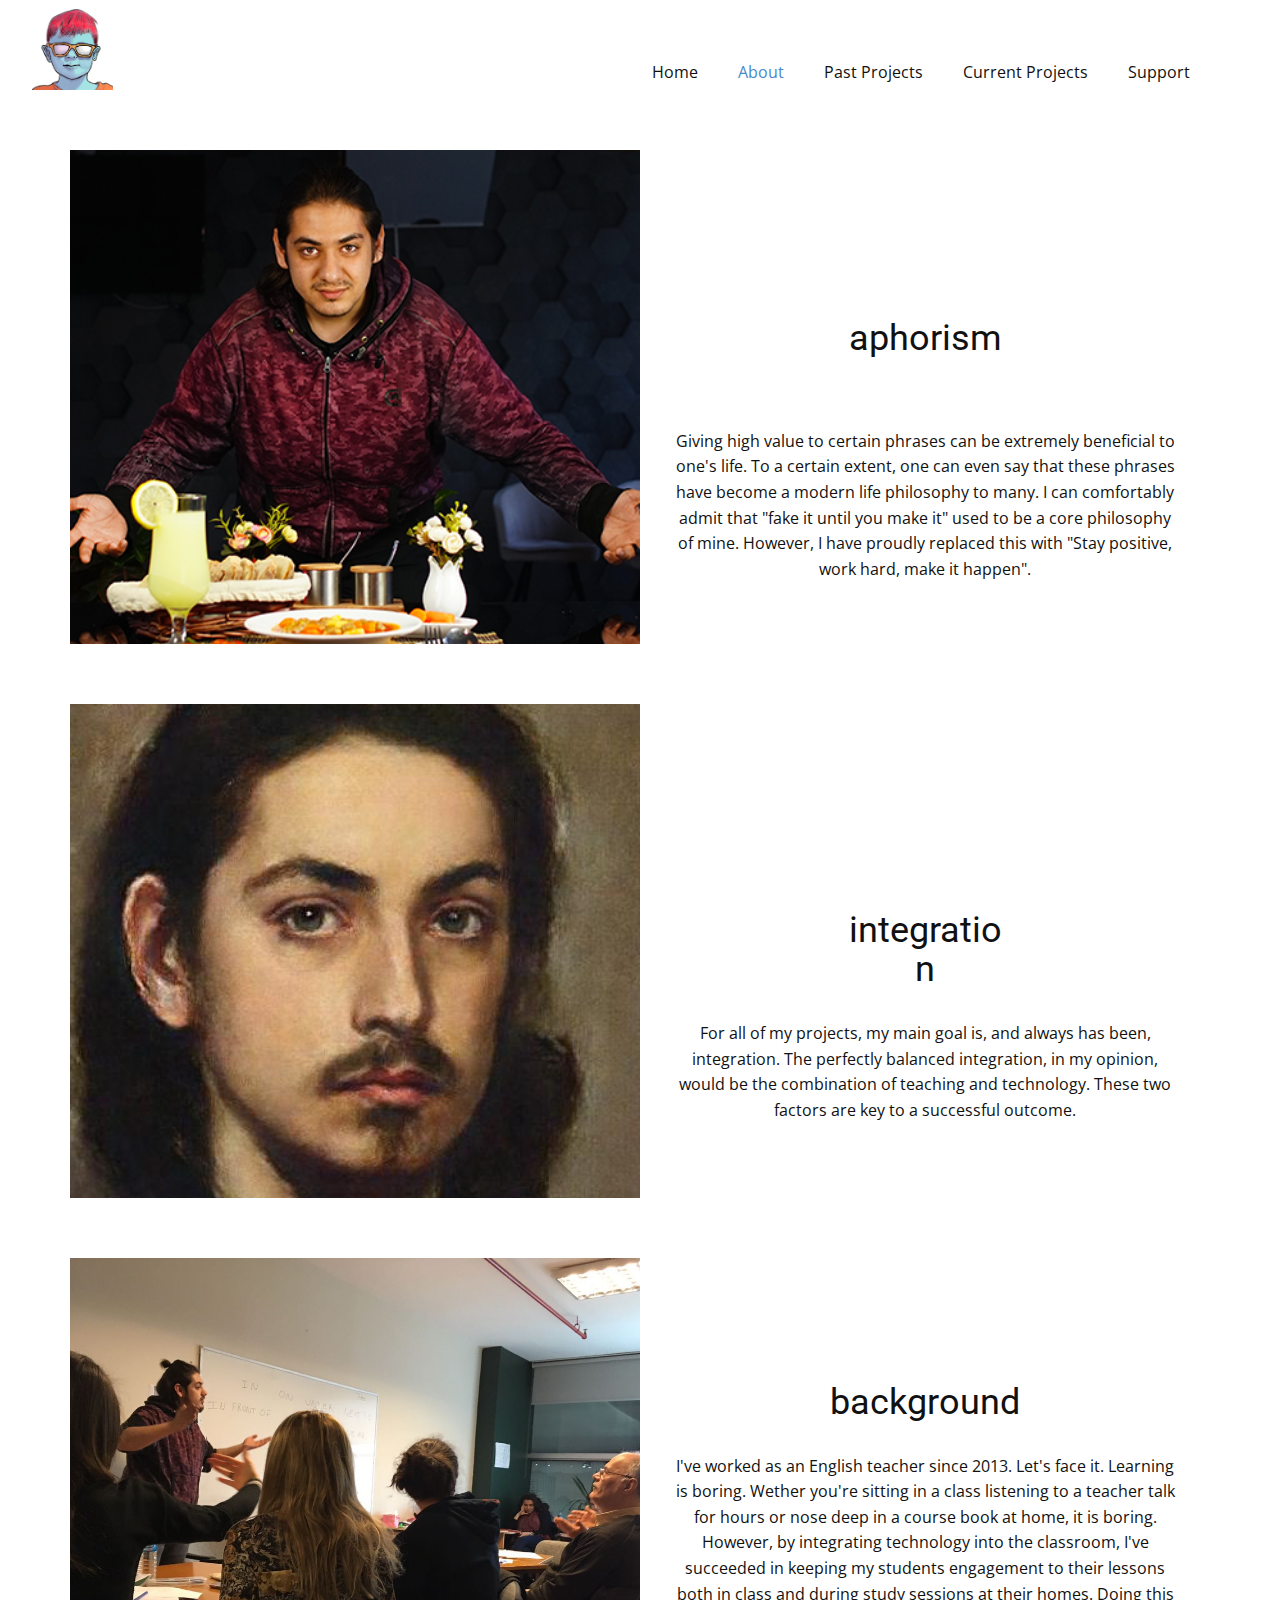
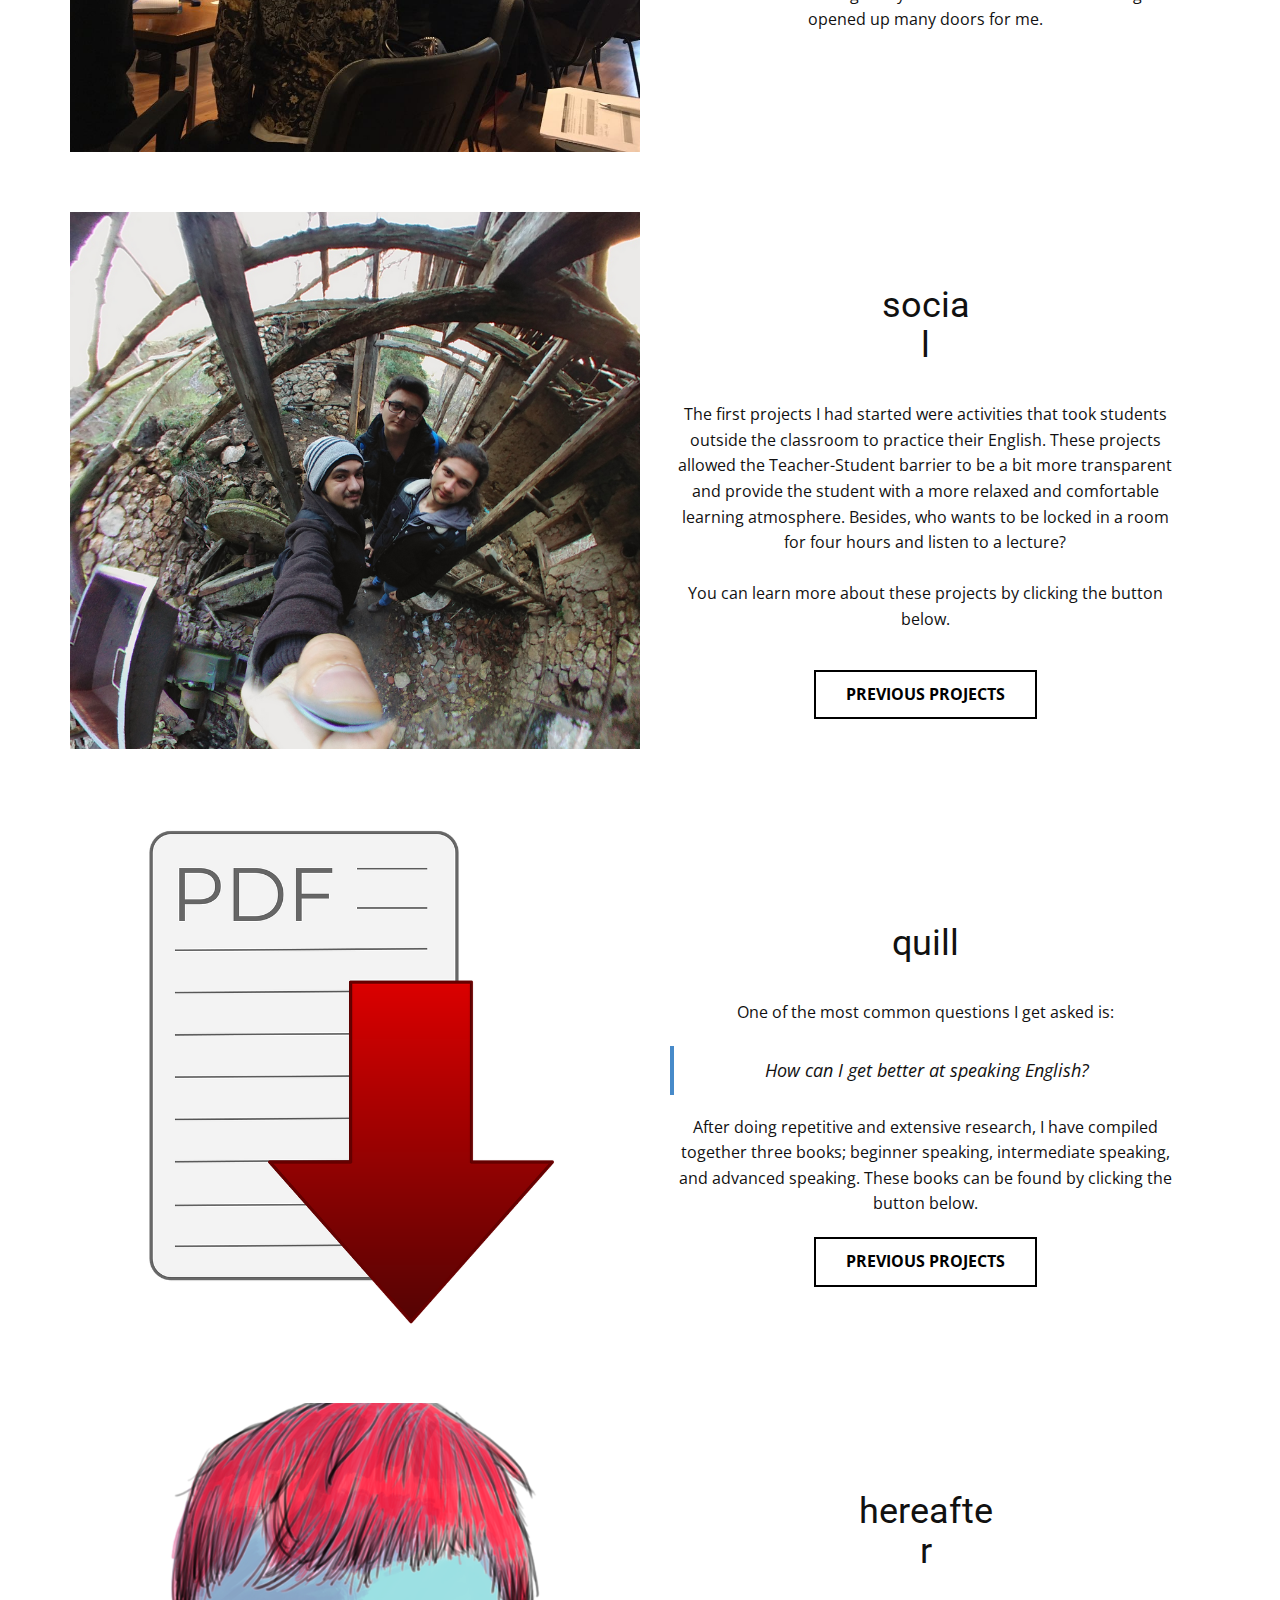
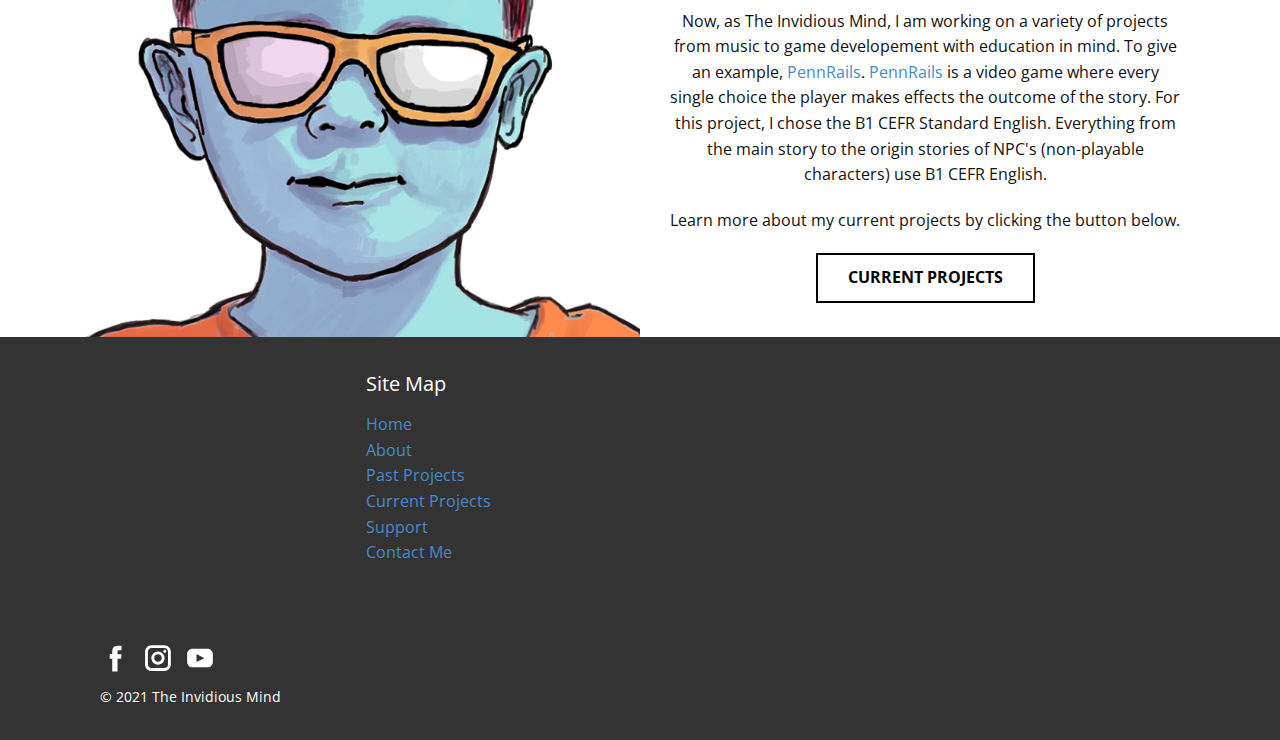
<file: About.html>
<!DOCTYPE html>
<html style="font-size: 16px;">
  <head>
    <meta name="viewport" content="width=device-width, initial-scale=1.0">
    <meta charset="utf-8">
    <meta name="keywords" content="INTUITIVE">
    <meta name="description" content="">
    <meta name="page_type" content="np-template-header-footer-from-plugin">
    <title>About</title>
    <link rel="stylesheet" href="nicepage.css" media="screen">
<link rel="stylesheet" href="About.css" media="screen">
    <script class="u-script" type="text/javascript" src="jquery.js" defer=""></script>
    <script class="u-script" type="text/javascript" src="nicepage.js" defer=""></script>
    <meta name="generator" content="Nicepage 3.3.3, nicepage.com">
    <link id="u-theme-google-font" rel="stylesheet" href="https://fonts.googleapis.com/css?family=Roboto:100,100i,300,300i,400,400i,500,500i,700,700i,900,900i|Open+Sans:300,300i,400,400i,600,600i,700,700i,800,800i">
    
    
    
    
    
    
    
    <script type="application/ld+json">{
		"@context": "http://schema.org",
		"@type": "Organization",
		"name": "",
		"url": "index.html",
		"logo": "images/kidhead-big-transparent.png",
		"sameAs": [
				"https://facebook.com/invidiousmind",
				"https://www.instagram.com/InvidiousMind/",
				"https://youtube.com/channel/UCxYQY3FqdLdeGKizmbH91Rg?sub_confirmation=1"
		]
}</script>
    <meta property="og:title" content="About">
    <meta property="og:type" content="website">
    <meta name="theme-color" content="#478ac9">
    <link rel="canonical" href="index.html">
    <meta property="og:url" content="index.html">
  </head>
  <body class="u-body"><header class="u-clearfix u-header u-header" id="sec-384e"><a href="Home.html" data-page-id="93269770" class="u-image u-logo u-image-1" title="Home">
    <img src="images/kidhead-big-transparent.png" class="u-logo-image u-logo-image-1" data-image-width="80.9232" style="margin-left: 2rem;">
      </a><nav class="u-menu u-menu-dropdown u-offcanvas u-menu-1">
        <div class="menu-collapse" style="font-size: 1rem; letter-spacing: 0px;">
          <a class="u-button-style u-custom-left-right-menu-spacing u-custom-padding-bottom u-custom-top-bottom-menu-spacing u-nav-link u-text-active-palette-1-base u-text-hover-palette-2-base" href="#">
            <svg><use xmlns:xlink="http://www.w3.org/1999/xlink" xlink:href="#menu-hamburger"></use></svg>
            <svg version="1.1" xmlns="http://www.w3.org/2000/svg" xmlns:xlink="http://www.w3.org/1999/xlink"><defs><symbol id="menu-hamburger" viewBox="0 0 16 16" style="width: 16px; height: 16px;"><rect y="1" width="16" height="2"></rect><rect y="7" width="16" height="2"></rect><rect y="13" width="16" height="2"></rect>
</symbol>
</defs></svg>
          </a>
        </div>
        <div class="u-custom-menu u-nav-container">
          <ul class="u-nav u-unstyled u-nav-1"><li class="u-nav-item"><a class="u-button-style u-nav-link u-text-active-palette-1-base u-text-hover-palette-2-base" href="Home.html" style="padding: 10px 20px;">Home</a>
</li><li class="u-nav-item"><a class="u-button-style u-nav-link u-text-active-palette-1-base u-text-hover-palette-2-base" href="About.html" style="padding: 10px 20px;">About</a>
</li><li class="u-nav-item"><a class="u-button-style u-nav-link u-text-active-palette-1-base u-text-hover-palette-2-base" style="padding: 10px 20px;" href="Past-Projects.html">Past Projects</a><div class="u-nav-popup"><ul class="u-h-spacing-20 u-nav u-unstyled u-v-spacing-10 u-nav-2"><li class="u-nav-item"><a class="u-button-style u-nav-link u-white" href="Past-Projects.html#sec-cf18" data-page-id="1262904084">breakfast</a>
</li><li class="u-nav-item"><a class="u-button-style u-nav-link u-white" href="Past-Projects.html#carousel_7145" data-page-id="1262904084">art</a>
</li><li class="u-nav-item"><a class="u-button-style u-nav-link u-white" href="Past-Projects.html#carousel_1c33" data-page-id="1262904084">travel</a>
</li></ul>
</div>
</li><li class="u-nav-item"><a class="u-button-style u-nav-link u-text-active-palette-1-base u-text-hover-palette-2-base" style="padding: 10px 20px;" href="Current-Projects.html">Current Projects</a>
</li><li class="u-nav-item"><a class="u-button-style u-nav-link u-text-active-palette-1-base u-text-hover-palette-2-base" style="padding: 10px 20px;" href="Support.html">Support</a>
</li></ul>
        </div>
        <div class="u-custom-menu u-nav-container-collapse">
          <div class="u-black u-container-style u-inner-container-layout u-opacity u-opacity-95 u-sidenav">
            <div class="u-sidenav-overflow">
              <div class="u-menu-close"></div>
              <ul class="u-align-center u-nav u-popupmenu-items u-unstyled u-nav-3"><li class="u-nav-item"><a class="u-button-style u-nav-link" href="Home.html" style="padding: 10px 20px;">Home</a>
</li><li class="u-nav-item"><a class="u-button-style u-nav-link" href="About.html" style="padding: 10px 20px;">About</a>
</li><li class="u-nav-item"><a class="u-button-style u-nav-link" style="padding: 10px 20px;" href="Past-Projects.html">Past Projects</a><div class="u-nav-popup"><ul class="u-h-spacing-20 u-nav u-unstyled u-v-spacing-10 u-nav-4"><li class="u-nav-item"><a class="u-button-style u-nav-link" href="Past-Projects.html#sec-cf18" data-page-id="1262904084">breakfast</a>
</li><li class="u-nav-item"><a class="u-button-style u-nav-link" href="Past-Projects.html#carousel_7145" data-page-id="1262904084">art</a>
</li><li class="u-nav-item"><a class="u-button-style u-nav-link" href="Past-Projects.html#carousel_1c33" data-page-id="1262904084">travel</a>
</li></ul>
</div>
</li><li class="u-nav-item"><a class="u-button-style u-nav-link" style="padding: 10px 20px;" href="Current-Projects.html">Current Projects</a>
</li><li class="u-nav-item"><a class="u-button-style u-nav-link" style="padding: 10px 20px;" href="Support.html">Support</a>
</li></ul>
            </div>
          </div>
          <div class="u-black u-menu-overlay u-opacity u-opacity-70"></div>
        </div>
      </nav></header>
    <section class="u-clearfix u-section-1" id="carousel_5d15">
      <div class="u-clearfix u-sheet u-valign-bottom u-sheet-1">
        <div class="u-clearfix u-expanded-width u-layout-wrap u-layout-wrap-1">
          <div class="u-layout">
            <div class="u-layout-row">
              <div class="u-container-style u-image u-layout-cell u-size-30 u-image-1" data-image-width="445" data-image-height="400">
                <div class="u-container-layout u-valign-top u-container-layout-1"></div>
              </div>
              <div class="u-align-center u-container-style u-layout-cell u-size-30 u-layout-cell-2">
                <div class="u-container-layout u-valign-middle-lg u-valign-middle-md u-valign-middle-sm u-valign-middle-xl u-container-layout-2">
                  <h2 class="u-text u-text-1">aphorism&nbsp;</h2>
                  <p class="u-text u-text-2">Giving high value to certain phrases can be extremely beneficial to one's life. To a certain extent, one can even say that these phrases have become a modern life philosophy to many. I can comfortably admit that "fake it until you make it" used to be a core philosophy of mine. However, I have proudly replaced this with "Stay positive, work hard, make it happen".</p>
                </div>
              </div>
            </div>
          </div>
        </div>
      </div>
    </section>
    <section class="u-clearfix u-section-2" id="sec-f75d">
      <div class="u-clearfix u-sheet u-sheet-1">
        <div class="u-clearfix u-expanded-width u-layout-wrap u-layout-wrap-1">
          <div class="u-layout">
            <div class="u-layout-row">
              <div class="u-container-style u-image u-layout-cell u-size-30 u-image-1" data-image-width="456" data-image-height="456">
                <div class="u-container-layout u-valign-top u-container-layout-1"></div>
              </div>
              <div class="u-align-center u-container-style u-layout-cell u-size-30 u-layout-cell-2">
                <div class="u-container-layout u-valign-bottom-sm u-valign-bottom-xs u-valign-middle-lg u-valign-middle-md u-valign-middle-xl u-container-layout-2">
                  <h2 class="u-align-center-sm u-align-center-xs u-text u-text-1">integration</h2>
                  <p class="u-text u-text-2">For all of my projects, my main goal is, and always has been, integration. The perfectly balanced integration, in my opinion, would be the combination of teaching and technology. These two factors are key to a successful outcome.</p>
                </div>
              </div>
            </div>
          </div>
        </div>
      </div>
    </section>
    <section class="u-clearfix u-section-3" id="carousel_e107">
      <div class="u-clearfix u-sheet u-sheet-1">
        <div class="u-clearfix u-expanded-width u-layout-wrap u-layout-wrap-1">
          <div class="u-layout">
            <div class="u-layout-row">
              <div class="u-container-style u-image u-layout-cell u-size-30 u-image-1">
                <div class="u-container-layout u-valign-top u-container-layout-1"></div>
              </div>
              <div class="u-align-center u-container-style u-layout-cell u-size-30 u-layout-cell-2">
                <div class="u-container-layout u-valign-middle-lg u-valign-middle-md u-valign-middle-sm u-valign-middle-xs u-container-layout-2">
                  <h2 class="u-align-center-sm u-align-center-xs u-text u-text-1">background</h2>
                  <p class="u-text u-text-2">I've worked as an English teacher since 2013. Let's face it. Learning is boring. Wether you're sitting in a class listening to a teacher talk for hours or nose deep in a course book at home, it is boring. However, by integrating technology into the classroom, I've succeeded in keeping my students engagement to their lessons both in class and during study sessions at their homes. Doing this opened up many doors for me.</p>
                </div>
              </div>
            </div>
          </div>
        </div>
      </div>
    </section>
    <section class="u-align-center-sm u-align-center-xs u-clearfix u-section-4" id="carousel_d5fc">
      <div class="u-clearfix u-sheet u-sheet-1">
        <div class="u-clearfix u-expanded-width u-layout-wrap u-layout-wrap-1">
          <div class="u-layout">
            <div class="u-layout-row">
              <div class="u-container-style u-image u-layout-cell u-size-30 u-image-1" data-image-width="900" data-image-height="1600">
                <div class="u-container-layout u-valign-top u-container-layout-1"></div>
              </div>
              <div class="u-align-center u-container-style u-layout-cell u-size-30 u-layout-cell-2">
                <div class="u-container-layout u-valign-middle-lg u-valign-middle-md u-valign-middle-xl u-container-layout-2">
                  <h2 class="u-align-center-sm u-align-center-xs u-text u-text-1">social</h2>
                  <p class="u-align-center-xs u-text u-text-2">The first projects I had started were activities that took students outside the classroom to practice their English. These projects allowed the Teacher-Student barrier to be a bit more transparent and provide the student with a more relaxed and comfortable learning atmosphere. Besides, who wants to be locked in a room for four hours and listen to a lecture?<br>
                    <br>You can learn more about these projects by clicking the button below.
                  </p>
                  <a href="Past-Projects.html" data-page-id="1262904084" class="u-border-2 u-border-black u-btn u-button-style u-hover-black u-none u-text-black u-text-hover-white u-btn-1">Previous Projects</a>
                </div>
              </div>
            </div>
          </div>
        </div>
      </div>
    </section>
    <section class="u-clearfix u-section-5" id="carousel_f284">
      <div class="u-clearfix u-sheet u-sheet-1">
        <div class="u-clearfix u-expanded-width u-layout-wrap u-layout-wrap-1">
          <div class="u-layout">
            <div class="u-layout-row">
              <div class="u-container-style u-image u-layout-cell u-size-30 u-image-1" data-image-width="1280" data-image-height="909">
                <div class="u-container-layout u-valign-top u-container-layout-1"></div>
              </div>
              <div class="u-align-center u-container-style u-layout-cell u-size-30 u-layout-cell-2">
                <div class="u-container-layout u-valign-middle-lg u-valign-middle-md u-valign-middle-xl u-container-layout-2">
                  <h2 class="u-align-center-sm u-align-center-xs u-text u-text-1">quill</h2>
                  <p class="u-text u-text-2">One of the most common questions I get asked is:<br>
                  </p>
                  <blockquote class="u-custom-font u-text u-text-font u-text-3">How can I get better at speaking English?</blockquote>
                  <p class="u-text u-text-4">After doing repetitive and extensive research, I have compiled together three books; beginner speaking, intermediate speaking, and advanced speaking. These books can be found by clicking the button below.</p>
                  <a href="Past-Projects.html" data-page-id="1262904084" class="u-border-2 u-border-black u-btn u-button-style u-hover-black u-none u-text-black u-text-hover-white u-btn-1">Previous Projects</a>
                </div>
              </div>
            </div>
          </div>
        </div>
      </div>
    </section>
    <section class="u-clearfix u-section-6" id="carousel_2032">
      <div class="u-clearfix u-sheet u-sheet-1">
        <div class="u-clearfix u-expanded-width u-layout-wrap u-layout-wrap-1">
          <div class="u-layout">
            <div class="u-layout-row">
              <div class="u-container-style u-image u-layout-cell u-shape-rectangle u-size-30 u-image-1" data-image-width="750" data-image-height="750">
                <div class="u-container-layout u-container-layout-1"></div>
              </div>
              <div class="u-align-center u-container-style u-layout-cell u-size-30 u-layout-cell-2">
                <div class="u-container-layout u-valign-middle-lg u-valign-middle-md u-valign-middle-xl u-container-layout-2">
                  <h2 class="u-align-center-sm u-align-center-xs u-text u-text-1">hereafter</h2>
                  <p class="u-align-center-xs u-text u-text-2">Now, as The Invidious Mind, I am working on a variety of projects from music to game developement with education in mind. To give an example, <a href="https://pennrails.flycricket.io/" class="u-active-none u-border-none u-btn u-button-link u-button-style u-hover-none u-none u-text-palette-1-base u-btn-1" target="_blank">PennRails</a>.&nbsp;<a href="https://pennrails.flycricket.io/" target="_blank" class="u-active-none u-border-none u-btn u-button-style u-hover-none u-none u-text-palette-1-base u-btn-2">PennRails</a>&nbsp;is a video game where every single choice the player makes effects the outcome of the story. For this project, I chose the B1 CEFR Standard English. Everything from the main story to the origin stories of NPC's (non-playable characters) use B1 CEFR English.
                  </p>
                  <p class="u-text u-text-3">Learn more about my current projects by clicking the button below.</p>
                  <a href="Current-Projects.html" data-page-id="531830121" class="u-border-2 u-border-black u-btn u-button-style u-hover-black u-none u-text-black u-text-hover-white u-btn-3">Current Projects</a>
                </div>
              </div>
            </div>
          </div>
        </div>
      </div>
    </section>
    
    
    <footer class="u-align-center u-clearfix u-footer u-grey-80 u-footer" id="sec-e279"><div class="u-clearfix u-sheet u-valign-middle u-sheet-1">
        <div class="u-clearfix u-expanded-width u-gutter-0 u-layout-wrap u-layout-wrap-1">
          <div class="u-layout">
            <div class="u-layout-row">
              <div class="u-container-style u-layout-cell u-size-14-xl u-size-15-lg u-size-26-md u-size-26-sm u-size-26-xs u-layout-cell-1">
                <div class="u-container-layout u-valign-bottom-lg u-valign-bottom-md u-container-layout-1">
                  <div class="u-social-icons u-spacing-10 u-social-icons-1">
                    <a class="u-social-url" target="_blank" href="https://facebook.com/invidiousmind"><span class="u-icon u-icon-circle u-social-facebook u-social-type-logo u-icon-1"><svg class="u-svg-link" preserveAspectRatio="xMidYMin slice" viewBox="0 0 112 112" style=""><use xmlns:xlink="http://www.w3.org/1999/xlink" xlink:href="#svg-5f92"></use></svg><svg xmlns="http://www.w3.org/2000/svg" xmlns:xlink="http://www.w3.org/1999/xlink" version="1.1" xml:space="preserve" class="u-svg-content" viewBox="0 0 112 112" x="0px" y="0px" id="svg-5f92"><path d="M75.5,28.8H65.4c-1.5,0-4,0.9-4,4.3v9.4h13.9l-1.5,15.8H61.4v45.1H42.8V58.3h-8.8V42.4h8.8V32.2 c0-7.4,3.4-18.8,18.8-18.8h13.8v15.4H75.5z"></path></svg></span>
                    </a>
                    <a class="u-social-url" target="_blank" href="https://www.instagram.com/InvidiousMind/"><span class="u-icon u-icon-circle u-social-instagram u-social-type-logo u-icon-2"><svg class="u-svg-link" preserveAspectRatio="xMidYMin slice" viewBox="0 0 112 112" style=""><use xmlns:xlink="http://www.w3.org/1999/xlink" xlink:href="#svg-4385"></use></svg><svg xmlns="http://www.w3.org/2000/svg" xmlns:xlink="http://www.w3.org/1999/xlink" version="1.1" xml:space="preserve" class="u-svg-content" viewBox="0 0 112 112" x="0px" y="0px" id="svg-4385"><path d="M55.9,32.9c-12.8,0-23.2,10.4-23.2,23.2s10.4,23.2,23.2,23.2s23.2-10.4,23.2-23.2S68.7,32.9,55.9,32.9z M55.9,69.4c-7.4,0-13.3-6-13.3-13.3c-0.1-7.4,6-13.3,13.3-13.3s13.3,6,13.3,13.3C69.3,63.5,63.3,69.4,55.9,69.4z"></path><path d="M79.7,26.8c-3,0-5.4,2.5-5.4,5.4s2.5,5.4,5.4,5.4c3,0,5.4-2.5,5.4-5.4S82.7,26.8,79.7,26.8z"></path><path d="M78.2,11H33.5C21,11,10.8,21.3,10.8,33.7v44.7c0,12.6,10.2,22.8,22.7,22.8h44.7c12.6,0,22.7-10.2,22.7-22.7 V33.7C100.8,21.1,90.6,11,78.2,11z M91,78.4c0,7.1-5.8,12.8-12.8,12.8H33.5c-7.1,0-12.8-5.8-12.8-12.8V33.7 c0-7.1,5.8-12.8,12.8-12.8h44.7c7.1,0,12.8,5.8,12.8,12.8V78.4z"></path></svg></span>
                    </a>
                    <a class="u-social-url" target="_blank" href="https://youtube.com/channel/UCxYQY3FqdLdeGKizmbH91Rg?sub_confirmation=1"><span class="u-icon u-icon-circle u-social-type-logo u-social-youtube u-icon-3"><svg class="u-svg-link" preserveAspectRatio="xMidYMin slice" viewBox="0 0 112 112" style=""><use xmlns:xlink="http://www.w3.org/1999/xlink" xlink:href="#svg-03f0"></use></svg><svg xmlns="http://www.w3.org/2000/svg" xmlns:xlink="http://www.w3.org/1999/xlink" version="1.1" xml:space="preserve" class="u-svg-content" viewBox="0 0 112 112" x="0px" y="0px" id="svg-03f0"><path d="M82.3,24H29.7C19.3,24,11,32.5,11,43v26.7c0,10.5,8.3,19,18.7,19h52.5c10.3,0,18.7-8.5,18.7-19V43 C101,32.5,92.7,24,82.3,24L82.3,24z M69.7,57.6L45.1,69.5c-0.7,0.2-1.4-0.2-1.4-0.8V44.1c0-0.7,0.8-1.3,1.4-0.8l24.6,12.6 C70.4,56.2,70.4,57.3,69.7,57.6L69.7,57.6z"></path></svg></span>
                    </a>
                  </div>
                  <p class="u-small-text u-text u-text-variant u-text-1">© 2021 The Invidious Mind</p>
                </div>
              </div>
              <div class="u-container-style u-layout-cell u-size-34-md u-size-34-sm u-size-34-xs u-size-45-lg u-size-46-xl u-layout-cell-2">
                <div class="u-container-layout u-valign-top u-container-layout-2">
                  <p class="u-large-text u-text u-text-variant u-text-2">Site Map</p>
                  <p class="u-text u-text-3">
                    <a class="u-active-none u-border-none u-btn u-button-link u-button-style u-hover-none u-none u-text-palette-1-base u-btn-1" href="Home.html" data-page-id="93269770">Home</a>
                  </p>
                  <a class="u-active-none u-border-none u-btn u-button-link u-button-style u-hover-none u-none u-text-palette-1-base u-btn-2" href="About.html" data-page-id="227448055">About</a>
                  <a class="u-active-none u-border-none u-btn u-button-link u-button-style u-hover-none u-none u-text-palette-1-base u-btn-3" href="Past-Projects.html" data-page-id="1262904084">Past Projects<br>
                  </a>
                  <a class="u-active-none u-border-none u-btn u-button-link u-button-style u-hover-none u-none u-text-palette-1-base u-btn-4" href="Current-Projects.html" data-page-id="531830121">Current&nbsp;Projects<br>
                  </a>
                  <a class="u-active-none u-border-none u-btn u-button-link u-button-style u-hover-none u-none u-text-palette-1-base u-btn-5" href="Support.html" data-page-id="94758037">Support<br>
                  </a>
                  <a class="u-active-none u-border-none u-btn u-button-link u-button-style u-hover-none u-none u-text-palette-1-base u-btn-6" href="Home.html#sec-d1d1" data-page-id="93269770">Contact Me<br>
                  </a>
                </div>
              </div>
            </div>
          </div>
        </div>
      </div></footer>
  </body>
</html>
</file>
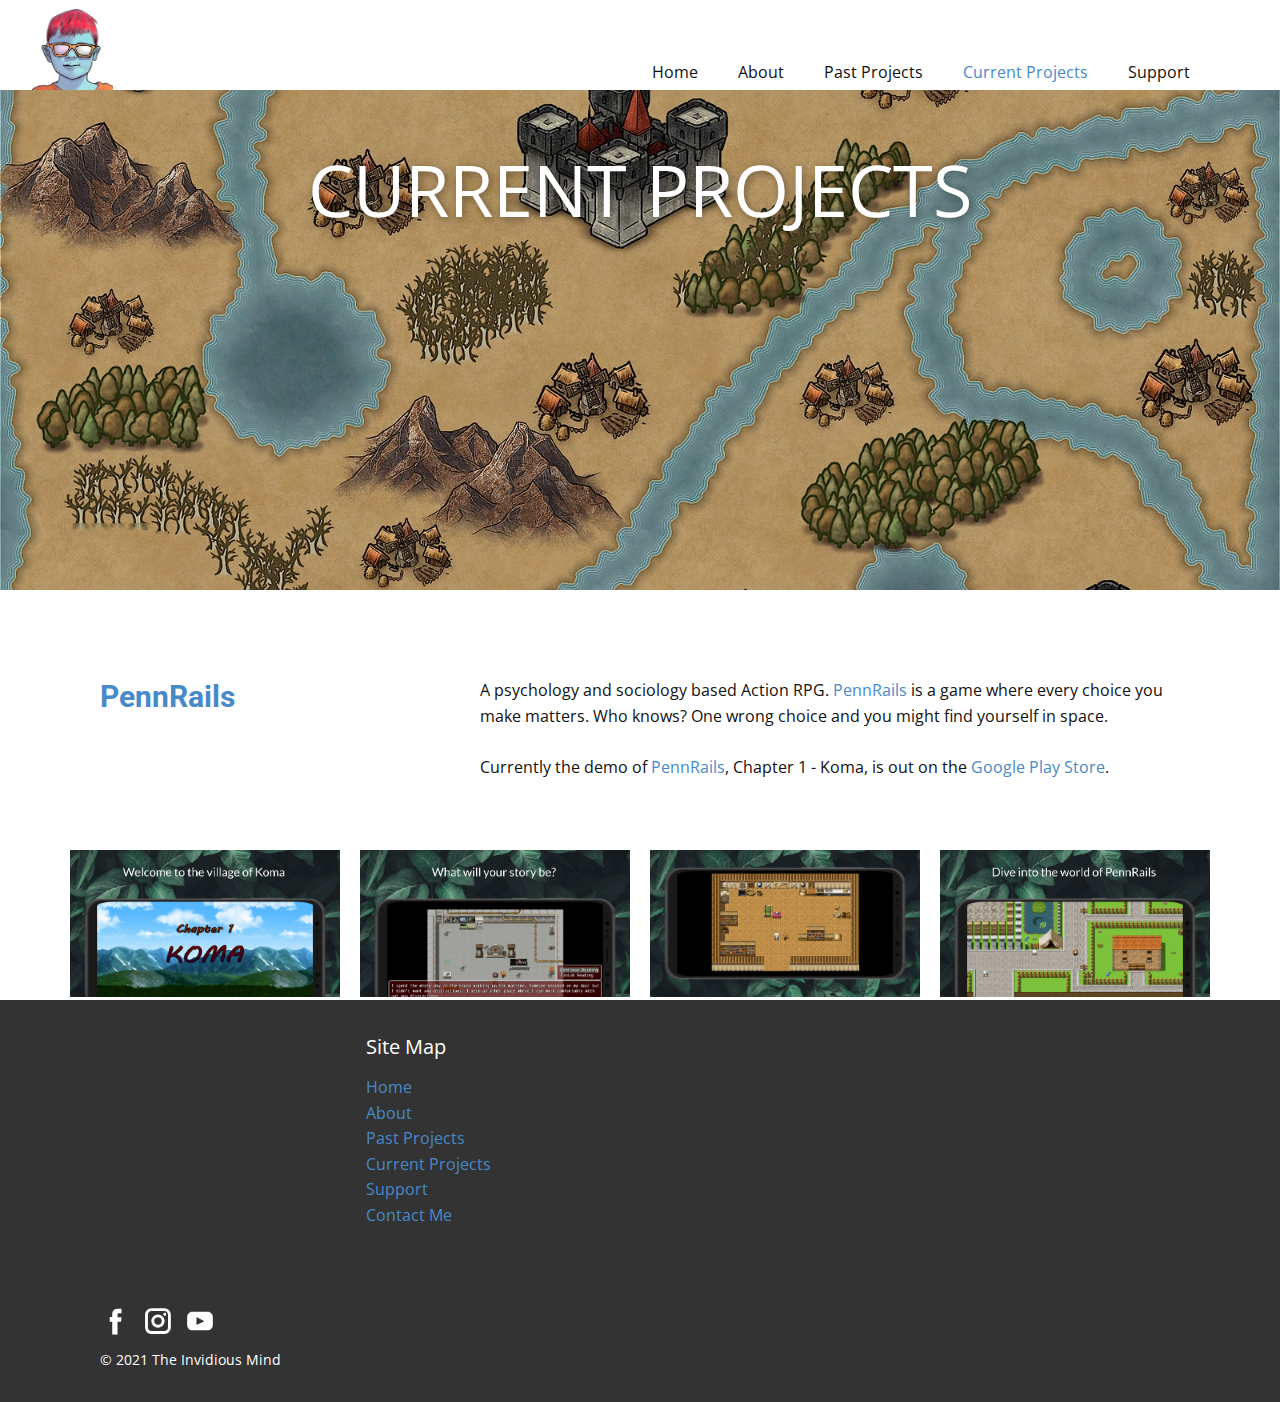
<file: Current-Projects.html>
<!DOCTYPE html>
<html style="font-size: 16px;">
  <head>
    <meta name="viewport" content="width=device-width, initial-scale=1.0">
    <meta charset="utf-8">
    <meta name="keywords" content="CURRENT PROJECTS​">
    <meta name="description" content="">
    <meta name="page_type" content="np-template-header-footer-from-plugin">
    <title>Current Projects</title>
    <link rel="stylesheet" href="nicepage.css" media="screen">
<link rel="stylesheet" href="Current-Projects.css" media="screen">
    <script class="u-script" type="text/javascript" src="jquery.js" defer=""></script>
    <script class="u-script" type="text/javascript" src="nicepage.js" defer=""></script>
    <meta name="generator" content="Nicepage 3.3.3, nicepage.com">
    <link id="u-theme-google-font" rel="stylesheet" href="https://fonts.googleapis.com/css?family=Roboto:100,100i,300,300i,400,400i,500,500i,700,700i,900,900i|Open+Sans:300,300i,400,400i,600,600i,700,700i,800,800i">
    
    
    
    <script type="application/ld+json">{
		"@context": "http://schema.org",
		"@type": "Organization",
		"name": "",
		"url": "index.html",
		"logo": "images/kidhead-big-transparent.png",
		"sameAs": [
				"https://facebook.com/invidiousmind",
				"https://www.instagram.com/InvidiousMind/",
				"https://youtube.com/channel/UCxYQY3FqdLdeGKizmbH91Rg?sub_confirmation=1"
		]
}</script>
    <meta property="og:title" content="Current Projects">
    <meta property="og:type" content="website">
    <meta name="theme-color" content="#478ac9">
    <link rel="canonical" href="index.html">
    <meta property="og:url" content="index.html">
  </head>
  <body class="u-body"><header class="u-clearfix u-header u-header" id="sec-384e"><a href="Home.html" data-page-id="93269770" class="u-image u-logo u-image-1" title="Home">
        <img src="images/kidhead-big-transparent.png" class="u-logo-image u-logo-image-1" data-image-width="80.9232" style="margin-left: 2rem;">
      </a><nav class="u-menu u-menu-dropdown u-offcanvas u-menu-1">
        <div class="menu-collapse" style="font-size: 1rem; letter-spacing: 0px;">
          <a class="u-button-style u-custom-left-right-menu-spacing u-custom-padding-bottom u-custom-top-bottom-menu-spacing u-nav-link u-text-active-palette-1-base u-text-hover-palette-2-base" href="#">
            <svg><use xmlns:xlink="http://www.w3.org/1999/xlink" xlink:href="#menu-hamburger"></use></svg>
            <svg version="1.1" xmlns="http://www.w3.org/2000/svg" xmlns:xlink="http://www.w3.org/1999/xlink"><defs><symbol id="menu-hamburger" viewBox="0 0 16 16" style="width: 16px; height: 16px;"><rect y="1" width="16" height="2"></rect><rect y="7" width="16" height="2"></rect><rect y="13" width="16" height="2"></rect>
</symbol>
</defs></svg>
          </a>
        </div>
        <div class="u-custom-menu u-nav-container">
          <ul class="u-nav u-unstyled u-nav-1"><li class="u-nav-item"><a class="u-button-style u-nav-link u-text-active-palette-1-base u-text-hover-palette-2-base" href="Home.html" style="padding: 10px 20px;">Home</a>
</li><li class="u-nav-item"><a class="u-button-style u-nav-link u-text-active-palette-1-base u-text-hover-palette-2-base" href="About.html" style="padding: 10px 20px;">About</a>
</li><li class="u-nav-item"><a class="u-button-style u-nav-link u-text-active-palette-1-base u-text-hover-palette-2-base" style="padding: 10px 20px;" href="Past-Projects.html">Past Projects</a><div class="u-nav-popup"><ul class="u-h-spacing-20 u-nav u-unstyled u-v-spacing-10 u-nav-2"><li class="u-nav-item"><a class="u-button-style u-nav-link u-white" href="Past-Projects.html#sec-cf18" data-page-id="1262904084">breakfast</a>
</li><li class="u-nav-item"><a class="u-button-style u-nav-link u-white" href="Past-Projects.html#carousel_7145" data-page-id="1262904084">art</a>
</li><li class="u-nav-item"><a class="u-button-style u-nav-link u-white" href="Past-Projects.html#carousel_1c33" data-page-id="1262904084">travel</a>
</li></ul>
</div>
</li><li class="u-nav-item"><a class="u-button-style u-nav-link u-text-active-palette-1-base u-text-hover-palette-2-base" style="padding: 10px 20px;" href="Current-Projects.html">Current Projects</a>
</li><li class="u-nav-item"><a class="u-button-style u-nav-link u-text-active-palette-1-base u-text-hover-palette-2-base" style="padding: 10px 20px;" href="Support.html">Support</a>
</li></ul>
        </div>
        <div class="u-custom-menu u-nav-container-collapse">
          <div class="u-black u-container-style u-inner-container-layout u-opacity u-opacity-95 u-sidenav">
            <div class="u-sidenav-overflow">
              <div class="u-menu-close"></div>
              <ul class="u-align-center u-nav u-popupmenu-items u-unstyled u-nav-3"><li class="u-nav-item"><a class="u-button-style u-nav-link" href="Home.html" style="padding: 10px 20px;">Home</a>
</li><li class="u-nav-item"><a class="u-button-style u-nav-link" href="About.html" style="padding: 10px 20px;">About</a>
</li><li class="u-nav-item"><a class="u-button-style u-nav-link" style="padding: 10px 20px;" href="Past-Projects.html">Past Projects</a><div class="u-nav-popup"><ul class="u-h-spacing-20 u-nav u-unstyled u-v-spacing-10 u-nav-4"><li class="u-nav-item"><a class="u-button-style u-nav-link" href="Past-Projects.html#sec-cf18" data-page-id="1262904084">breakfast</a>
</li><li class="u-nav-item"><a class="u-button-style u-nav-link" href="Past-Projects.html#carousel_7145" data-page-id="1262904084">art</a>
</li><li class="u-nav-item"><a class="u-button-style u-nav-link" href="Past-Projects.html#carousel_1c33" data-page-id="1262904084">travel</a>
</li></ul>
</div>
</li><li class="u-nav-item"><a class="u-button-style u-nav-link" style="padding: 10px 20px;" href="Current-Projects.html">Current Projects</a>
</li><li class="u-nav-item"><a class="u-button-style u-nav-link" style="padding: 10px 20px;" href="Support.html">Support</a>
</li></ul>
            </div>
          </div>
          <div class="u-black u-menu-overlay u-opacity u-opacity-70"></div>
        </div>
      </nav></header>
    <section class="u-clearfix u-image u-section-1" id="sec-5b7e" data-image-width="1600" data-image-height="1200">
      <div class="u-clearfix u-sheet u-sheet-1">
        <h1 class="u-custom-font u-text u-text-default u-text-font u-text-white u-title u-text-1">CURRENT PROJECTS </h1>
      </div>
    </section>
    <section class="u-clearfix u-section-2" id="sec-6040">
      <div class="u-clearfix u-sheet u-sheet-1">
        <div class="u-clearfix u-expanded-width u-layout-wrap u-layout-wrap-1">
          <div class="u-layout">
            <div class="u-layout-row">
              <div class="u-container-style u-layout-cell u-left-cell u-size-20 u-layout-cell-1">
                <div class="u-container-layout u-valign-top u-container-layout-1">
                  <h2 class="u-custom-font u-text u-text-1">
                    <a class="u-active-none u-border-none u-btn u-button-link u-button-style u-hover-none u-none u-text-palette-1-base u-btn-1" href="https://pennrails.flycricket.io/" target="_blank">PennRails</a>
                  </h2>
                </div>
              </div>
              <div class="u-container-style u-layout-cell u-right-cell u-size-40 u-layout-cell-2">
                <div class="u-container-layout u-container-layout-2">
                  <p class="u-text u-text-2">A psychology and sociology based Action RPG. <a href="https://pennrails.flycricket.io/" class="u-active-none u-border-none u-btn u-button-link u-button-style u-hover-none u-none u-text-palette-1-base u-btn-2" target="_blank">PennRails</a>&nbsp;is a game where every choice you make matters. Who knows? One wrong choice and you might find yourself in space.&nbsp;<br>
                    <br>Currently the demo of <a href="https://pennrails.flycricket.io/" class="u-active-none u-border-none u-btn u-button-link u-button-style u-hover-none u-none u-text-palette-1-base u-btn-3" target="_blank">PennRails</a>, Chapter 1 - Koma, is out on the&nbsp;<a href="https://play.google.com/store/apps/details?id=com.invidiousmind.pennrailskoma" class="u-active-none u-border-none u-btn u-button-link u-button-style u-hover-none u-none u-text-palette-1-base u-btn-4" target="_blank">Google Play Store</a>.&nbsp;
                  </p>
                </div>
              </div>
            </div>
          </div>
        </div>
        <div class="u-expanded-width u-gallery u-layout-grid u-lightbox u-show-text-on-hover u-gallery-1" style="padding-bottom: 0.2rem;">
          <div class="u-gallery-inner u-gallery-inner-1">
            <div class="u-effect-fade u-gallery-item">
              <div class="u-back-slide" data-image-width="1600" data-image-height="800">
                <img class="u-back-image u-expanded" src="images/screen_1.png">
              </div>
              <div class="u-over-slide u-shading u-over-slide-1">
                <h3 class="u-gallery-heading"></h3>
                <p class="u-gallery-text"></p>
              </div>
            </div>
            <div class="u-effect-fade u-gallery-item">
              <div class="u-back-slide">
                <img class="u-back-image u-expanded" src="images/screen_2.png">
              </div>
              <div class="u-over-slide u-shading u-over-slide-2">
                <h3 class="u-gallery-heading"></h3>
                <p class="u-gallery-text"></p>
              </div>
            </div>
            <div class="u-effect-fade u-gallery-item">
              <div class="u-back-slide">
                <img class="u-back-image u-expanded" src="images/screen_3.png">
              </div>
              <div class="u-over-slide u-shading u-over-slide-3">
                <h3 class="u-gallery-heading"></h3>
                <p class="u-gallery-text"></p>
              </div>
            </div>
            <div class="u-effect-fade u-gallery-item">
              <div class="u-back-slide">
                <img class="u-back-image u-expanded" src="images/screen_4.png">
              </div>
              <div class="u-over-slide u-shading u-over-slide-4">
                <h3 class="u-gallery-heading"></h3>
                <p class="u-gallery-text"></p>
              </div>
            </div>
          </div>
        </div>
      </div>
    </section>
    
    
    <footer class="u-align-center u-clearfix u-footer u-grey-80 u-footer" id="sec-e279"><div class="u-clearfix u-sheet u-valign-middle u-sheet-1">
        <div class="u-clearfix u-expanded-width u-gutter-0 u-layout-wrap u-layout-wrap-1">
          <div class="u-layout">
            <div class="u-layout-row">
              <div class="u-container-style u-layout-cell u-size-14-xl u-size-15-lg u-size-26-md u-size-26-sm u-size-26-xs u-layout-cell-1">
                <div class="u-container-layout u-valign-bottom-lg u-valign-bottom-md u-container-layout-1">
                  <div class="u-social-icons u-spacing-10 u-social-icons-1">
                    <a class="u-social-url" target="_blank" href="https://facebook.com/invidiousmind"><span class="u-icon u-icon-circle u-social-facebook u-social-type-logo u-icon-1"><svg class="u-svg-link" preserveAspectRatio="xMidYMin slice" viewBox="0 0 112 112" style=""><use xmlns:xlink="http://www.w3.org/1999/xlink" xlink:href="#svg-5f92"></use></svg><svg xmlns="http://www.w3.org/2000/svg" xmlns:xlink="http://www.w3.org/1999/xlink" version="1.1" xml:space="preserve" class="u-svg-content" viewBox="0 0 112 112" x="0px" y="0px" id="svg-5f92"><path d="M75.5,28.8H65.4c-1.5,0-4,0.9-4,4.3v9.4h13.9l-1.5,15.8H61.4v45.1H42.8V58.3h-8.8V42.4h8.8V32.2 c0-7.4,3.4-18.8,18.8-18.8h13.8v15.4H75.5z"></path></svg></span>
                    </a>
                    <a class="u-social-url" target="_blank" href="https://www.instagram.com/InvidiousMind/"><span class="u-icon u-icon-circle u-social-instagram u-social-type-logo u-icon-2"><svg class="u-svg-link" preserveAspectRatio="xMidYMin slice" viewBox="0 0 112 112" style=""><use xmlns:xlink="http://www.w3.org/1999/xlink" xlink:href="#svg-4385"></use></svg><svg xmlns="http://www.w3.org/2000/svg" xmlns:xlink="http://www.w3.org/1999/xlink" version="1.1" xml:space="preserve" class="u-svg-content" viewBox="0 0 112 112" x="0px" y="0px" id="svg-4385"><path d="M55.9,32.9c-12.8,0-23.2,10.4-23.2,23.2s10.4,23.2,23.2,23.2s23.2-10.4,23.2-23.2S68.7,32.9,55.9,32.9z M55.9,69.4c-7.4,0-13.3-6-13.3-13.3c-0.1-7.4,6-13.3,13.3-13.3s13.3,6,13.3,13.3C69.3,63.5,63.3,69.4,55.9,69.4z"></path><path d="M79.7,26.8c-3,0-5.4,2.5-5.4,5.4s2.5,5.4,5.4,5.4c3,0,5.4-2.5,5.4-5.4S82.7,26.8,79.7,26.8z"></path><path d="M78.2,11H33.5C21,11,10.8,21.3,10.8,33.7v44.7c0,12.6,10.2,22.8,22.7,22.8h44.7c12.6,0,22.7-10.2,22.7-22.7 V33.7C100.8,21.1,90.6,11,78.2,11z M91,78.4c0,7.1-5.8,12.8-12.8,12.8H33.5c-7.1,0-12.8-5.8-12.8-12.8V33.7 c0-7.1,5.8-12.8,12.8-12.8h44.7c7.1,0,12.8,5.8,12.8,12.8V78.4z"></path></svg></span>
                    </a>
                    <a class="u-social-url" target="_blank" href="https://youtube.com/channel/UCxYQY3FqdLdeGKizmbH91Rg?sub_confirmation=1"><span class="u-icon u-icon-circle u-social-type-logo u-social-youtube u-icon-3"><svg class="u-svg-link" preserveAspectRatio="xMidYMin slice" viewBox="0 0 112 112" style=""><use xmlns:xlink="http://www.w3.org/1999/xlink" xlink:href="#svg-03f0"></use></svg><svg xmlns="http://www.w3.org/2000/svg" xmlns:xlink="http://www.w3.org/1999/xlink" version="1.1" xml:space="preserve" class="u-svg-content" viewBox="0 0 112 112" x="0px" y="0px" id="svg-03f0"><path d="M82.3,24H29.7C19.3,24,11,32.5,11,43v26.7c0,10.5,8.3,19,18.7,19h52.5c10.3,0,18.7-8.5,18.7-19V43 C101,32.5,92.7,24,82.3,24L82.3,24z M69.7,57.6L45.1,69.5c-0.7,0.2-1.4-0.2-1.4-0.8V44.1c0-0.7,0.8-1.3,1.4-0.8l24.6,12.6 C70.4,56.2,70.4,57.3,69.7,57.6L69.7,57.6z"></path></svg></span>
                    </a>
                  </div>
                  <p class="u-small-text u-text u-text-variant u-text-1">© 2021 The Invidious Mind</p>
                </div>
              </div>
              <div class="u-container-style u-layout-cell u-size-34-md u-size-34-sm u-size-34-xs u-size-45-lg u-size-46-xl u-layout-cell-2">
                <div class="u-container-layout u-valign-top u-container-layout-2">
                  <p class="u-large-text u-text u-text-variant u-text-2">Site Map</p>
                  <p class="u-text u-text-3">
                    <a class="u-active-none u-border-none u-btn u-button-link u-button-style u-hover-none u-none u-text-palette-1-base u-btn-1" href="Home.html" data-page-id="93269770">Home</a>
                  </p>
                  <a class="u-active-none u-border-none u-btn u-button-link u-button-style u-hover-none u-none u-text-palette-1-base u-btn-2" href="About.html" data-page-id="227448055">About</a>
                  <a class="u-active-none u-border-none u-btn u-button-link u-button-style u-hover-none u-none u-text-palette-1-base u-btn-3" href="Past-Projects.html" data-page-id="1262904084">Past Projects<br>
                  </a>
                  <a class="u-active-none u-border-none u-btn u-button-link u-button-style u-hover-none u-none u-text-palette-1-base u-btn-4" href="Current-Projects.html" data-page-id="531830121">Current&nbsp;Projects<br>
                  </a>
                  <a class="u-active-none u-border-none u-btn u-button-link u-button-style u-hover-none u-none u-text-palette-1-base u-btn-5" href="Support.html" data-page-id="94758037">Support<br>
                  </a>
                  <a class="u-active-none u-border-none u-btn u-button-link u-button-style u-hover-none u-none u-text-palette-1-base u-btn-6" href="Home.html#sec-d1d1" data-page-id="93269770">Contact Me<br>
                  </a>
                </div>
              </div>
            </div>
          </div>
        </div>
      </div></footer>
    
  </body>
</html>
</file>
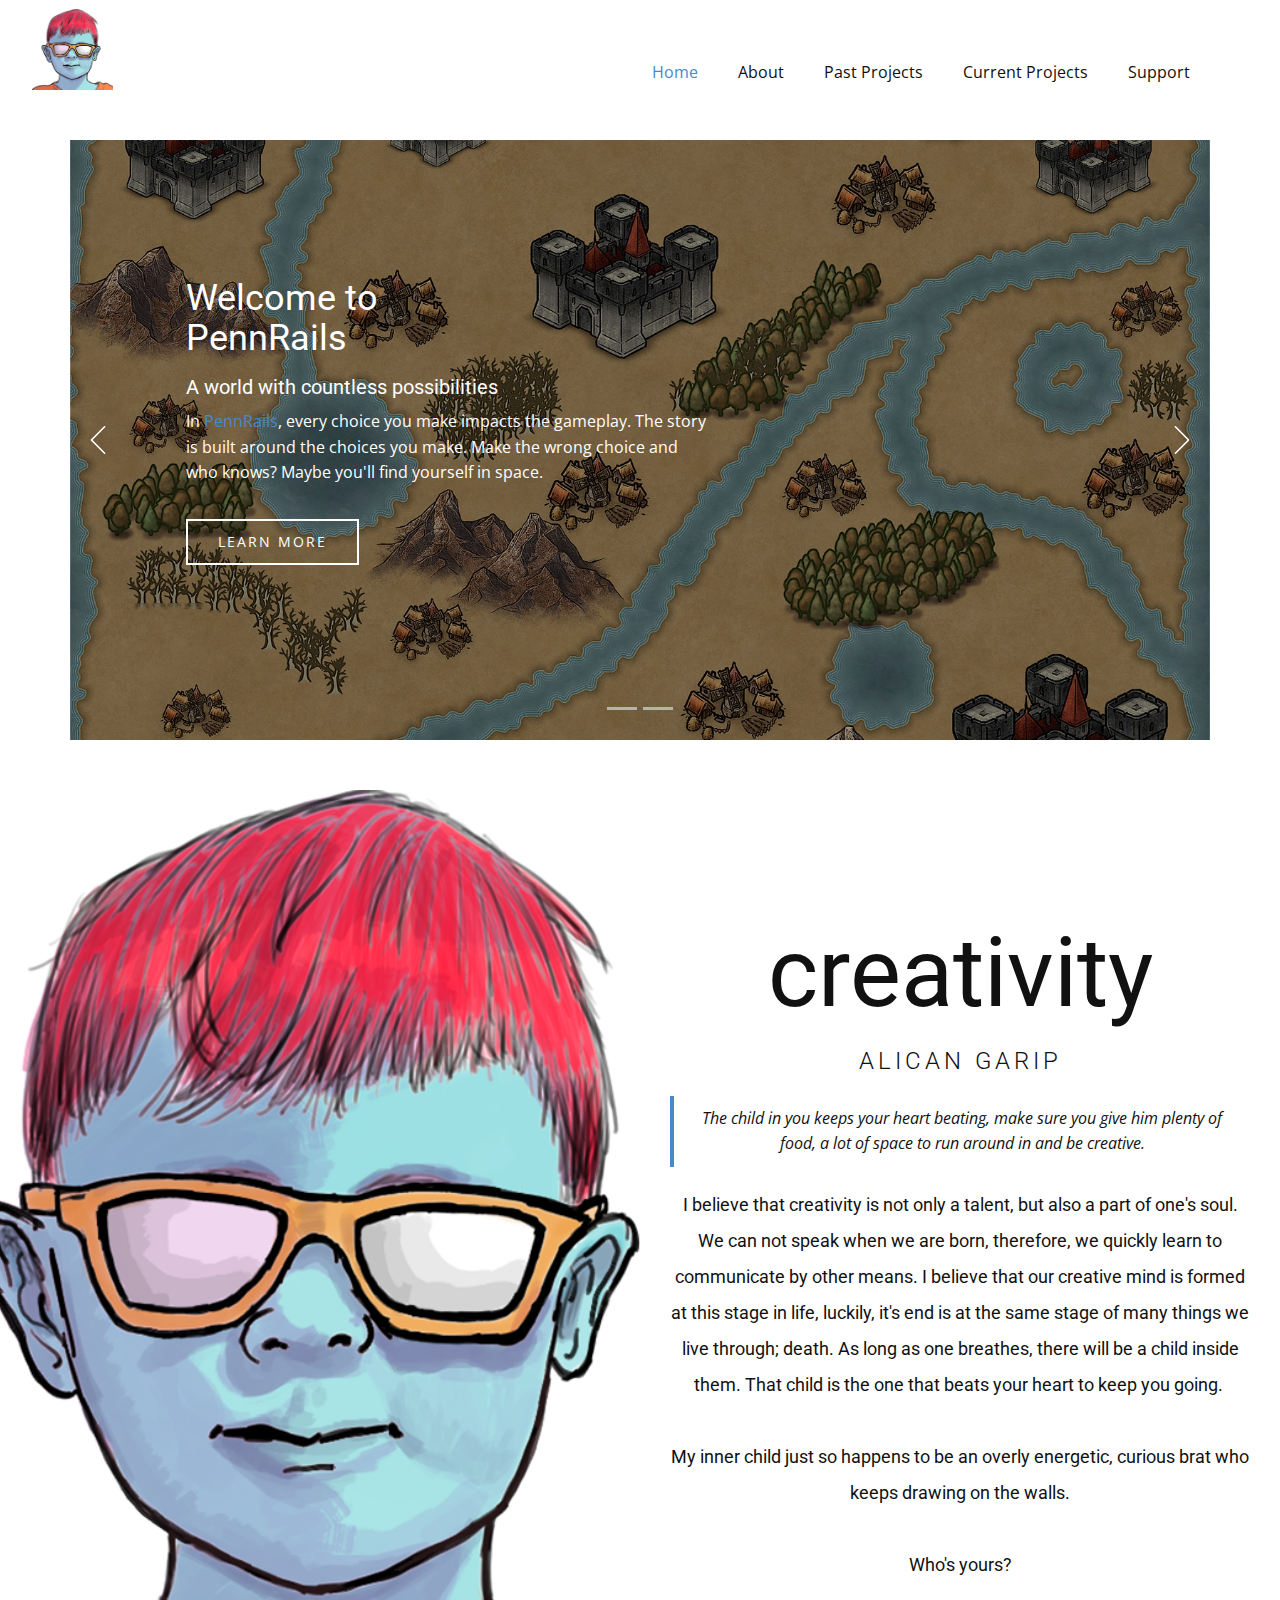
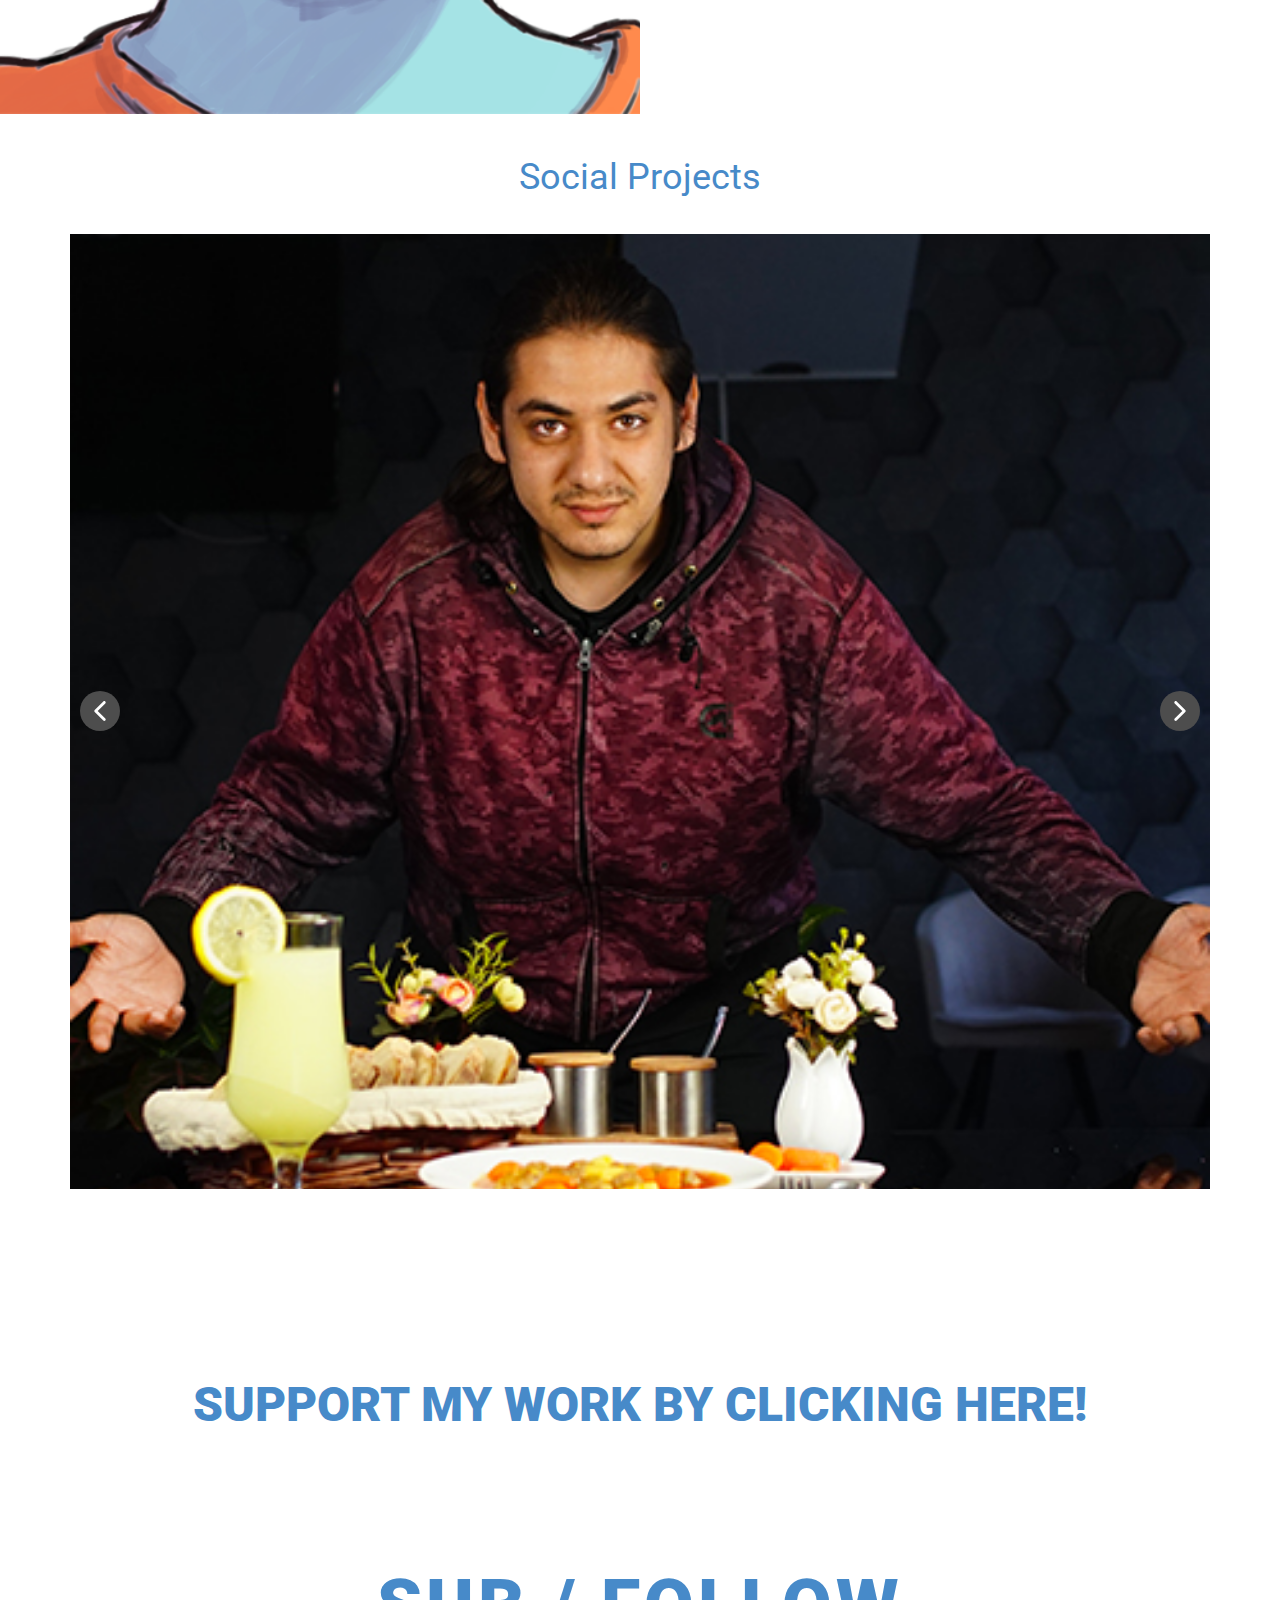
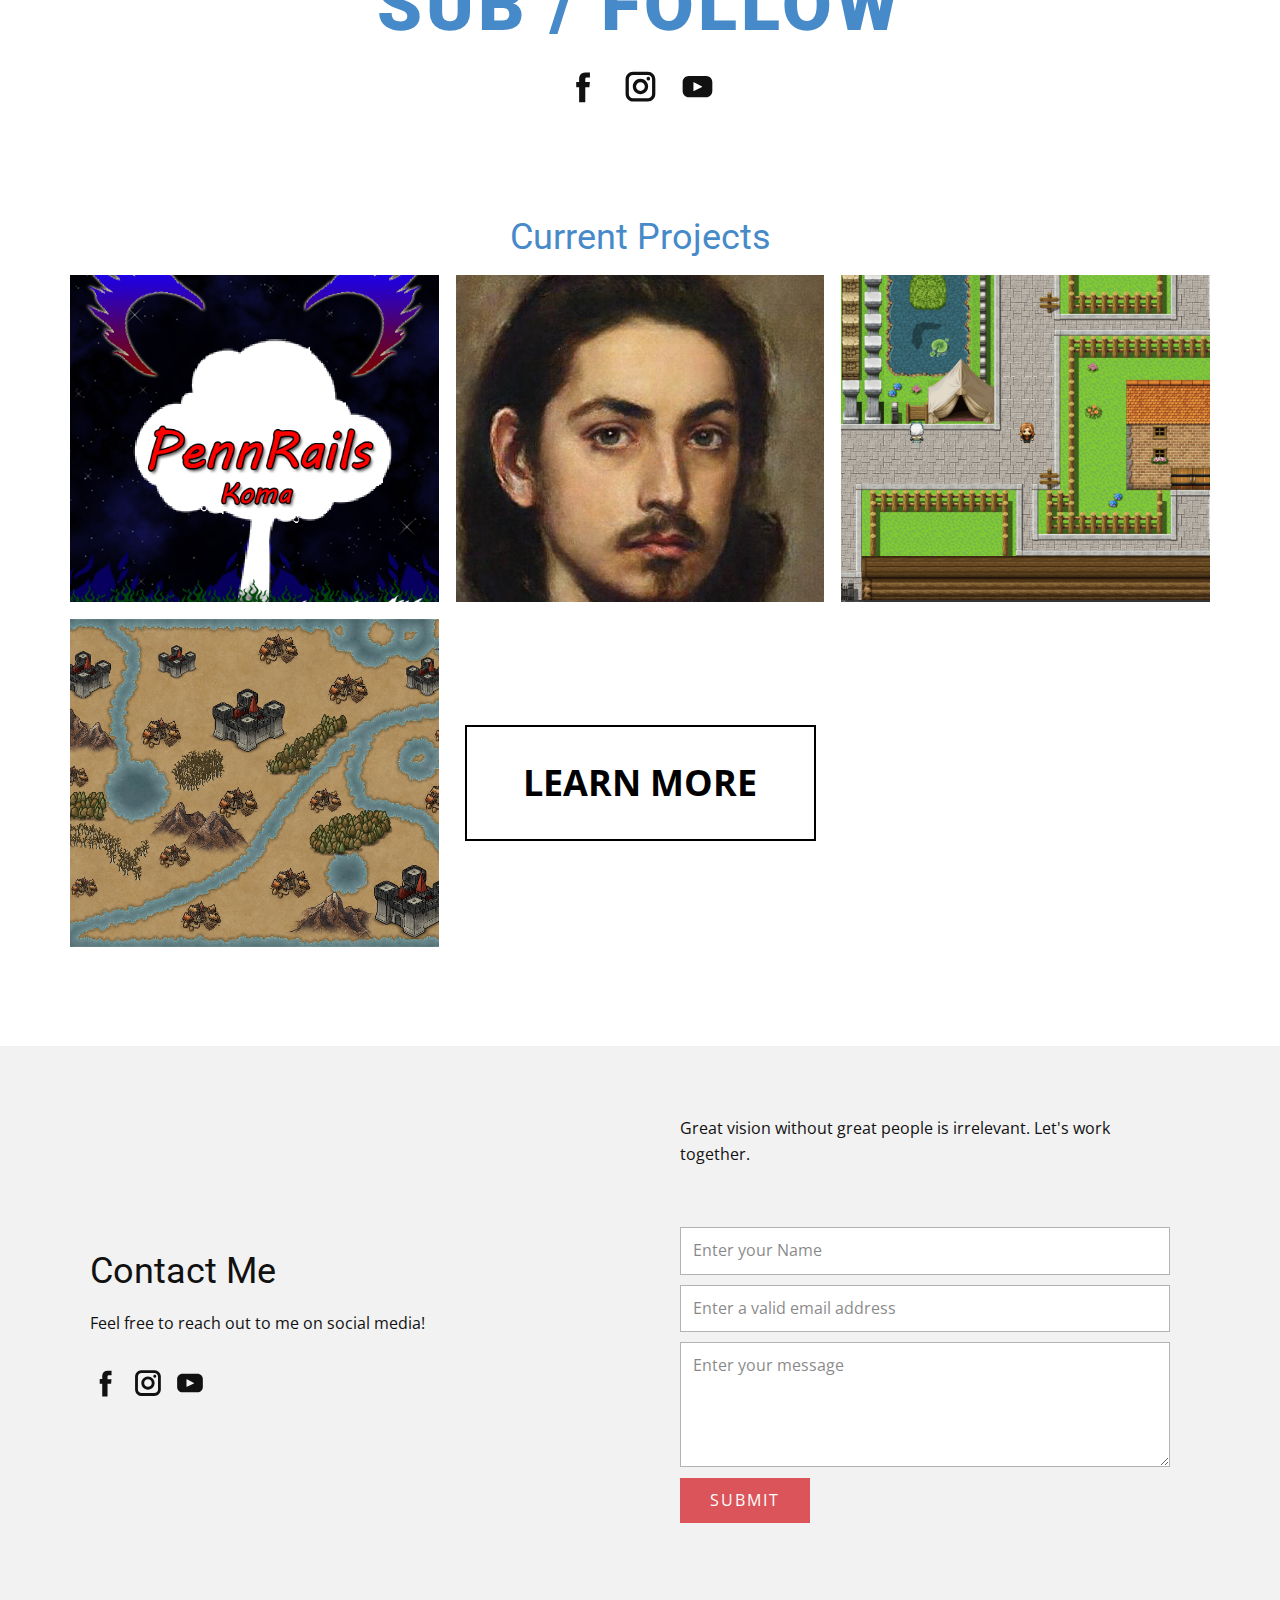
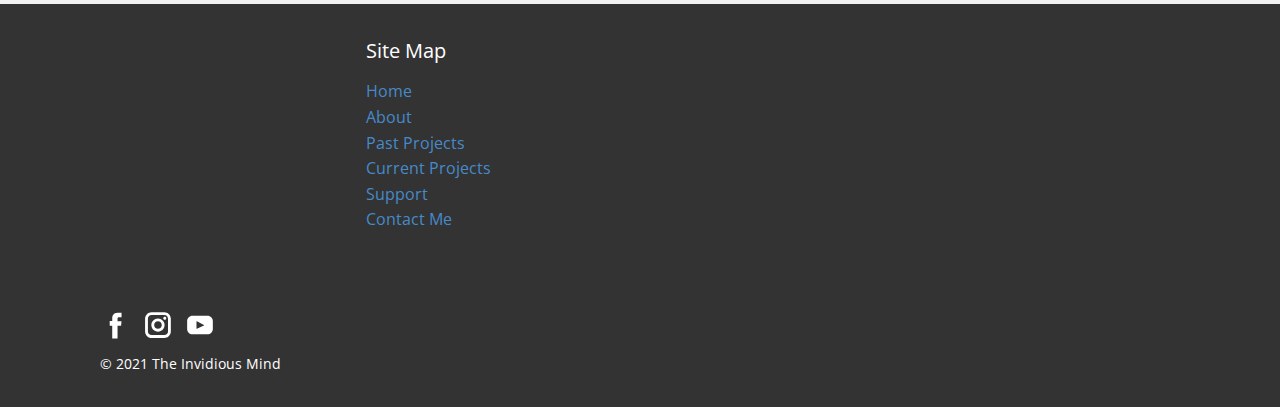
<file: Home.html>
<!DOCTYPE html>
<html style="font-size: 16px;">
  <head>
    <meta name="viewport" content="width=device-width, initial-scale=1.0">
    <meta charset="utf-8">
    <meta name="keywords" content="Welcome to PennRails, More Than Just A Piece Of Sheet Music, creativity">
    <meta name="description" content="">
    <meta name="page_type" content="np-template-header-footer-from-plugin">
    <title>Home</title>
    <link rel="stylesheet" href="nicepage.css" media="screen">
<link rel="stylesheet" href="Home.css" media="screen">
    <script class="u-script" type="text/javascript" src="jquery.js" defer=""></script>
    <script class="u-script" type="text/javascript" src="nicepage.js" defer=""></script>
    <meta name="generator" content="Nicepage 3.3.3, nicepage.com">
    
    
    
    
    
    
    
    
    
    
    
    
    <link id="u-theme-google-font" rel="stylesheet" href="https://fonts.googleapis.com/css?family=Roboto:100,100i,300,300i,400,400i,500,500i,700,700i,900,900i|Open+Sans:300,300i,400,400i,600,600i,700,700i,800,800i">
    
    
    
    
    
    
    
    
    <script type="application/ld+json">{
		"@context": "http://schema.org",
		"@type": "Organization",
		"name": "",
		"url": "index.html",
		"logo": "images/kidhead-big-transparent.png",
		"sameAs": [
				"https://facebook.com/invidiousmind",
				"https://www.instagram.com/InvidiousMind/",
				"https://youtube.com/channel/UCxYQY3FqdLdeGKizmbH91Rg?sub_confirmation=1"
		]
}</script>
    <meta property="og:title" content="Home">
    <meta property="og:type" content="website">
    <meta name="theme-color" content="#478ac9">
    <link rel="canonical" href="index.html">
    <meta property="og:url" content="index.html">
  </head>
  <body class="u-body"><header class="u-clearfix u-header u-header" id="sec-384e"><a href="Home.html" data-page-id="93269770" class="u-image u-logo u-image-1" title="Home">
    <img src="images/kidhead-big-transparent.png" class="u-logo-image u-logo-image-1" data-image-width="80.9232" style="margin-left: 2rem;">
      </a><nav class="u-menu u-menu-dropdown u-offcanvas u-menu-1">
        <div class="menu-collapse" style="font-size: 1rem; letter-spacing: 0px;">
          <a class="u-button-style u-custom-left-right-menu-spacing u-custom-padding-bottom u-custom-top-bottom-menu-spacing u-nav-link u-text-active-palette-1-base u-text-hover-palette-2-base" href="#">
            <svg><use xmlns:xlink="http://www.w3.org/1999/xlink" xlink:href="#menu-hamburger"></use></svg>
            <svg version="1.1" xmlns="http://www.w3.org/2000/svg" xmlns:xlink="http://www.w3.org/1999/xlink"><defs><symbol id="menu-hamburger" viewBox="0 0 16 16" style="width: 16px; height: 16px;"><rect y="1" width="16" height="2"></rect><rect y="7" width="16" height="2"></rect><rect y="13" width="16" height="2"></rect>
</symbol>
</defs></svg>
          </a>
        </div>
        <div class="u-custom-menu u-nav-container">
          <ul class="u-nav u-unstyled u-nav-1"><li class="u-nav-item"><a class="u-button-style u-nav-link u-text-active-palette-1-base u-text-hover-palette-2-base" href="Home.html" style="padding: 10px 20px;">Home</a>
</li><li class="u-nav-item"><a class="u-button-style u-nav-link u-text-active-palette-1-base u-text-hover-palette-2-base" href="About.html" style="padding: 10px 20px;">About</a>
</li><li class="u-nav-item"><a class="u-button-style u-nav-link u-text-active-palette-1-base u-text-hover-palette-2-base" style="padding: 10px 20px;" href="Past-Projects.html">Past Projects</a><div class="u-nav-popup"><ul class="u-h-spacing-20 u-nav u-unstyled u-v-spacing-10 u-nav-2"><li class="u-nav-item"><a class="u-button-style u-nav-link u-white" href="Past-Projects.html#sec-cf18" data-page-id="1262904084">breakfast</a>
</li><li class="u-nav-item"><a class="u-button-style u-nav-link u-white" href="Past-Projects.html#carousel_7145" data-page-id="1262904084">art</a>
</li><li class="u-nav-item"><a class="u-button-style u-nav-link u-white" href="Past-Projects.html#carousel_1c33" data-page-id="1262904084">travel</a>
</li></ul>
</div>
</li><li class="u-nav-item"><a class="u-button-style u-nav-link u-text-active-palette-1-base u-text-hover-palette-2-base" style="padding: 10px 20px;" href="Current-Projects.html">Current Projects</a>
</li><li class="u-nav-item"><a class="u-button-style u-nav-link u-text-active-palette-1-base u-text-hover-palette-2-base" style="padding: 10px 20px;" href="Support.html">Support</a>
</li></ul>
        </div>
        <div class="u-custom-menu u-nav-container-collapse">
          <div class="u-black u-container-style u-inner-container-layout u-opacity u-opacity-95 u-sidenav">
            <div class="u-sidenav-overflow">
              <div class="u-menu-close"></div>
              <ul class="u-align-center u-nav u-popupmenu-items u-unstyled u-nav-3"><li class="u-nav-item"><a class="u-button-style u-nav-link" href="Home.html" style="padding: 10px 20px;">Home</a>
</li><li class="u-nav-item"><a class="u-button-style u-nav-link" href="About.html" style="padding: 10px 20px;">About</a>
</li><li class="u-nav-item"><a class="u-button-style u-nav-link" style="padding: 10px 20px;" href="Past-Projects.html">Past Projects</a><div class="u-nav-popup"><ul class="u-h-spacing-20 u-nav u-unstyled u-v-spacing-10 u-nav-4"><li class="u-nav-item"><a class="u-button-style u-nav-link" href="Past-Projects.html#sec-cf18" data-page-id="1262904084">breakfast</a>
</li><li class="u-nav-item"><a class="u-button-style u-nav-link" href="Past-Projects.html#carousel_7145" data-page-id="1262904084">art</a>
</li><li class="u-nav-item"><a class="u-button-style u-nav-link" href="Past-Projects.html#carousel_1c33" data-page-id="1262904084">travel</a>
</li></ul>
</div>
</li><li class="u-nav-item"><a class="u-button-style u-nav-link" style="padding: 10px 20px;" href="Current-Projects.html">Current Projects</a>
</li><li class="u-nav-item"><a class="u-button-style u-nav-link" style="padding: 10px 20px;" href="Support.html">Support</a>
</li></ul>
            </div>
          </div>
          <div class="u-black u-menu-overlay u-opacity u-opacity-70"></div>
        </div>
      </nav></header>
    <section class="u-align-center u-clearfix u-section-1" id="sec-2848">
      <div class="u-clearfix u-sheet u-valign-middle u-sheet-1">
        <div id="carousel-a368" data-interval="5000" data-u-ride="carousel" class="u-carousel u-expanded-width u-slider u-slider-1">
          <ol class="u-absolute-hcenter u-carousel-indicators u-carousel-indicators-1">
            <li data-u-target="#carousel-a368" class="u-active u-grey-30" data-u-slide-to="0"></li>
            <li data-u-target="#carousel-a368" class="u-grey-30" data-u-slide-to="1"></li>
          </ol>
          <div class="u-carousel-inner" role="listbox">
            <div class="u-active u-carousel-item u-container-style u-image u-shading u-slide u-image-1" data-image-width="1600" data-image-height="1200" data-href="https://pennrails.flycricket.io/" data-target="_blank">
              <div class="u-container-layout u-valign-top-sm u-valign-top-xs u-container-layout-1">
                <div class="u-container-style u-group u-group-1">
                  <div class="u-container-layout u-container-layout-2">
                    <h2 class="u-text u-text-1">Welcome to PennRails</h2>
                    <h5 class="u-text u-text-2">A world with countless possibilities</h5>
                    <p class="u-text u-text-3">In <a href="https://pennrails.flycricket.io/" class="u-active-none u-border-none u-btn u-button-link u-button-style u-hover-none u-none u-text-palette-1-base u-btn-1" target="_blank">PennRails</a>, every choice you make impacts the gameplay. The story is built around the choices you make. Make the wrong choice and who knows? Maybe you'll find yourself in space.<br>
                    </p>
                    <a href="Current-Projects.html#sec-6040" data-page-id="531830121" class="u-border-2 u-border-white u-btn u-btn-rectangle u-button-style u-none u-btn-2">learn more</a>
                  </div>
                </div>
              </div>
            </div>
            <div class="u-align-left u-carousel-item u-container-style u-expanded-width u-image u-shading u-slide u-image-2">
              <div class="u-container-layout u-valign-top-sm u-valign-top-xs u-container-layout-3">
                <div class="u-black u-container-style u-expanded-width-md u-expanded-width-sm u-expanded-width-xs u-group u-opacity u-opacity-55 u-group-2">
                  <div class="u-container-layout u-container-layout-4">
                    <h2 class="u-text u-text-4">More Than Just A Piece Of Sheet Music</h2>
                    <h4 class="u-text u-text-5">Follow up with the latest releases from The Invidious Mind</h4>
                    <a href="" class="u-border-2 u-border-white u-btn u-btn-rectangle u-button-style u-none u-btn-3">learn more</a>
                  </div>
                </div>
              </div>
            </div>
          </div>
          <a class="u-absolute-vcenter u-carousel-control u-carousel-control-prev u-opacity u-opacity-40 u-spacing-14 u-text-body-alt-color u-carousel-control-1" href="#carousel-a368" role="button" data-u-slide="prev">
            <span aria-hidden="true">
              <svg viewBox="0 0 477.175 477.175"><path d="M145.188,238.575l215.5-215.5c5.3-5.3,5.3-13.8,0-19.1s-13.8-5.3-19.1,0l-225.1,225.1c-5.3,5.3-5.3,13.8,0,19.1l225.1,225
                    c2.6,2.6,6.1,4,9.5,4s6.9-1.3,9.5-4c5.3-5.3,5.3-13.8,0-19.1L145.188,238.575z"></path></svg>
            </span>
            <span class="sr-only">+Previous</span>
          </a>
          <a class="u-absolute-vcenter u-carousel-control u-carousel-control-next u-opacity u-opacity-40 u-spacing-14 u-text-body-alt-color u-carousel-control-2" href="#carousel-a368" role="button" data-u-slide="next">
            <span aria-hidden="true">
              <svg viewBox="0 0 477.175 477.175"><path d="M360.731,229.075l-225.1-225.1c-5.3-5.3-13.8-5.3-19.1,0s-5.3,13.8,0,19.1l215.5,215.5l-215.5,215.5
                    c-5.3,5.3-5.3,13.8,0,19.1c2.6,2.6,6.1,4,9.5,4c3.4,0,6.9-1.3,9.5-4l225.1-225.1C365.931,242.875,365.931,234.275,360.731,229.075z"></path></svg>
            </span>
            <span class="sr-only">+Next</span>
          </a>
        </div>
      </div>
    </section>
    <section class="u-clearfix u-section-2" id="carousel_87c0">
      <div class="u-clearfix u-expanded-width u-layout-wrap u-layout-wrap-1">
        <div class="u-gutter-0 u-layout">
          <div class="u-layout-row">
            <div class="u-container-style u-image u-layout-cell u-size-30 u-image-1" data-image-width="750" data-image-height="750" data-href="About.html" data-page-id="227448055">
              <div class="u-container-layout u-container-layout-1"></div>
            </div>
            <div class="u-align-center u-container-style u-layout-cell u-size-30 u-layout-cell-2">
              <div class="u-container-layout u-valign-middle-lg u-valign-middle-xl u-valign-top-md u-valign-top-sm u-valign-top-xs u-container-layout-2">
                <h2 class="u-text u-text-default u-text-1">creativity</h2>
                <h4 class="u-text u-text-default u-text-2">Alican Garip</h4>
                <blockquote class="u-text u-text-3">The child in you keeps your heart beating, make sure you give him plenty of food, a lot of space to run around in and be creative.</blockquote>
                <p class="u-custom-font u-heading-font u-text u-text-4">I believe that creativity is not only a talent, but also a part of one's soul. We can not speak when we are born, therefore, we quickly learn to communicate by other means. I believe that our creative mind is formed at this stage in life, luckily, it's end is at the same stage of many things we live through; death. As long as one breathes, there will be a child inside them. That child is the one that beats your heart to keep you going.&nbsp;<br>
                  <br>My inner child just so happens to be an overly energetic, curious brat who keeps drawing on the walls.<br>
                  <br>Who's yours?
                </p>
              </div>
            </div>
          </div>
        </div>
      </div>
    </section>
    <section class="u-align-left u-clearfix u-section-3" id="carousel_4911">
      <div class="u-clearfix u-sheet u-valign-middle-xs u-sheet-1">
        <h2 class="u-align-center u-text u-text-1">
          <a class="u-active-none u-border-none u-btn u-button-link u-button-style u-hover-none u-none u-text-palette-1-base u-btn-1" href="Past-Projects.html" data-page-id="1262904084">Social Projects</a>
        </h2>
        <div class="u-carousel u-expanded-width u-gallery u-layout-thumbnails u-lightbox u-no-transition u-show-text-always u-gallery-1" data-interval="5000" data-u-ride="carousel" id="carousel-1de6">
          <div class="u-carousel-inner u-gallery-inner u-gallery-inner-1" role="listbox">
            <div class="u-active u-carousel-item u-gallery-item" data-href="Past-Projects.html" data-page-id="1262904084">
              <div class="u-back-slide" data-image-width="445" data-image-height="400">
                <img class="u-back-image u-expanded u-back-image-1" src="images/Alican-GaripEkip.jpg">
              </div>
              <div class="u-over-slide u-over-slide-1">
                <h3 class="u-gallery-heading">Sample Title</h3>
                <p class="u-gallery-text">Sample Text</p>
              </div>
            </div>
            <div class="u-carousel-item u-gallery-item" data-href="Past-Projects.html" data-page-id="1262904084">
              <div class="u-back-slide" data-image-width="1600" data-image-height="900">
                <img class="u-back-image u-expanded u-back-image-2" src="images/20160827_164858_HDR.jpg">
              </div>
              <div class="u-over-slide u-over-slide-2">
                <h3 class="u-gallery-heading">Sample Title</h3>
                <p class="u-gallery-text">Sample Text</p>
              </div>
            </div>
            <div class="u-carousel-item u-gallery-item" data-href="Past-Projects.html" data-page-id="1262904084">
              <div class="u-back-slide" data-image-width="900" data-image-height="1600">
                <img class="u-back-image u-expanded u-back-image-3" src="images/HistoricTour2.png">
              </div>
              <div class="u-over-slide u-over-slide-3">
                <h3 class="u-gallery-heading">Sample Title</h3>
                <p class="u-gallery-text">Sample Text</p>
              </div>
            </div>
            <div class="u-carousel-item u-gallery-item" data-href="Past-Projects.html" data-page-id="1262904084">
              <div class="u-back-slide" data-image-width="900" data-image-height="1600">
                <img class="u-back-image u-expanded u-back-image-4" src="images/Eskiehir_Night_Tour.png">
              </div>
              <div class="u-over-slide u-over-slide-4">
                <h3 class="u-gallery-heading">Sample Title</h3>
                <p class="u-gallery-text">Sample Text</p>
              </div>
            </div>
            <div class="u-carousel-item u-gallery-item" data-href="Past-Projects.html" data-page-id="1262904084">
              <div class="u-back-slide" data-image-width="1600" data-image-height="900">
                <img class="u-back-image u-expanded" src="images/Hamamyolu.png">
              </div>
              <div class="u-over-slide u-over-slide-5">
                <h3 class="u-gallery-heading">Sample Title</h3>
                <p class="u-gallery-text">Sample Text</p>
              </div>
            </div>
            <div class="u-carousel-item u-gallery-item" data-href="Past-Projects.html" data-page-id="1262904084">
              <div class="u-back-slide" data-image-width="900" data-image-height="1600">
                <img class="u-back-image u-expanded u-back-image-6" src="images/Breakfast.png">
              </div>
              <div class="u-over-slide u-over-slide-6">
                <h3 class="u-gallery-heading">Sample Title</h3>
                <p class="u-gallery-text">Sample Text</p>
              </div>
            </div>
            <div class="u-carousel-item u-gallery-item" data-href="Past-Projects.html" data-page-id="1262904084">
              <div class="u-back-slide">
                <img class="u-back-image u-expanded u-back-image-7" src="images/CoffeeShop.png">
              </div>
              <div class="u-over-slide u-over-slide-7">
                <h3 class="u-gallery-heading">Sample Title</h3>
                <p class="u-gallery-text">Sample Text</p>
              </div>
            </div>
            <div class="u-carousel-item u-gallery-item" data-href="Past-Projects.html" data-page-id="1262904084">
              <div class="u-back-slide">
                <img class="u-back-image u-expanded" src="images/BookCafe.png">
              </div>
              <div class="u-over-slide u-over-slide-8">
                <h3 class="u-gallery-heading">Sample Title</h3>
                <p class="u-gallery-text">Sample Text</p>
              </div>
            </div>
            <div class="u-carousel-item u-gallery-item" data-href="Past-Projects.html" data-page-id="1262904084">
              <div class="u-back-slide">
                <img class="u-back-image u-expanded" src="images/IMG-20170828-WA0002.jpg">
              </div>
              <div class="u-over-slide u-over-slide-9">
                <h3 class="u-gallery-heading">Sample Title</h3>
                <p class="u-gallery-text">Sample Text</p>
              </div>
            </div>
            <div class="u-carousel-item u-gallery-item" data-href="Past-Projects.html" data-page-id="1262904084">
              <div class="u-back-slide">
                <img class="u-back-image u-expanded u-back-image-10" src="images/IMG-20180527-WA0008.jpg">
              </div>
              <div class="u-over-slide u-over-slide-10">
                <h3 class="u-gallery-heading">Sample Title</h3>
                <p class="u-gallery-text">Sample Text</p>
              </div>
            </div>
          </div>
          <a class="u-absolute-vcenter u-carousel-control u-carousel-control-prev u-grey-70 u-icon-circle u-opacity u-opacity-70 u-spacing-10 u-text-white u-carousel-control-1" href="#carousel-1de6" role="button" data-u-slide="prev">
            <span aria-hidden="true">
              <svg viewBox="0 0 451.847 451.847"><path d="M97.141,225.92c0-8.095,3.091-16.192,9.259-22.366L300.689,9.27c12.359-12.359,32.397-12.359,44.751,0
c12.354,12.354,12.354,32.388,0,44.748L173.525,225.92l171.903,171.909c12.354,12.354,12.354,32.391,0,44.744
c-12.354,12.365-32.386,12.365-44.745,0l-194.29-194.281C100.226,242.115,97.141,234.018,97.141,225.92z"></path></svg>
            </span>
            <span class="sr-only">
              <svg viewBox="0 0 451.847 451.847"><path d="M97.141,225.92c0-8.095,3.091-16.192,9.259-22.366L300.689,9.27c12.359-12.359,32.397-12.359,44.751,0
c12.354,12.354,12.354,32.388,0,44.748L173.525,225.92l171.903,171.909c12.354,12.354,12.354,32.391,0,44.744
c-12.354,12.365-32.386,12.365-44.745,0l-194.29-194.281C100.226,242.115,97.141,234.018,97.141,225.92z"></path></svg>
            </span>
          </a>
          <a class="u-absolute-vcenter u-carousel-control u-carousel-control-next u-grey-70 u-icon-circle u-opacity u-opacity-70 u-spacing-10 u-text-white u-carousel-control-2" href="#carousel-1de6" role="button" data-u-slide="next">
            <span aria-hidden="true">
              <svg viewBox="0 0 451.846 451.847"><path d="M345.441,248.292L151.154,442.573c-12.359,12.365-32.397,12.365-44.75,0c-12.354-12.354-12.354-32.391,0-44.744
L278.318,225.92L106.409,54.017c-12.354-12.359-12.354-32.394,0-44.748c12.354-12.359,32.391-12.359,44.75,0l194.287,194.284
c6.177,6.18,9.262,14.271,9.262,22.366C354.708,234.018,351.617,242.115,345.441,248.292z"></path></svg>
            </span>
            <span class="sr-only">
              <svg viewBox="0 0 451.846 451.847"><path d="M345.441,248.292L151.154,442.573c-12.359,12.365-32.397,12.365-44.75,0c-12.354-12.354-12.354-32.391,0-44.744
L278.318,225.92L106.409,54.017c-12.354-12.359-12.354-32.394,0-44.748c12.354-12.359,32.391-12.359,44.75,0l194.287,194.284
c6.177,6.18,9.262,14.271,9.262,22.366C354.708,234.018,351.617,242.115,345.441,248.292z"></path></svg>
            </span>
          </a>
          <ol class="u-carousel-thumbnails u-hidden-lg u-hidden-md u-hidden-xl u-hidden-xs u-spacing-10 u-carousel-thumbnails-1">
            <li class="u-active u-carousel-thumbnail" data-u-target="#carousel-1de6" data-u-slide-to="0" style="width: 100px; height: 100px;">
              <img class="u-carousel-thumbnail-image u-image" src="images/IMG-20180527-WA0008.jpg">
            </li>
            <li class="u-carousel-thumbnail" data-u-target="#carousel-1de6" data-u-slide-to="1" style="width: 100px; height: 100px;">
              <img class="u-carousel-thumbnail-image u-image" src="images/20160827_164858_HDR.jpg">
            </li>
          </ol>
        </div>
      </div>
    </section>
    <section class="u-align-center u-clearfix u-section-4" id="sec-c0b1">
      <div class="u-clearfix u-sheet u-valign-middle u-sheet-1">
        <h1 class="u-text u-text-1">
          <a class="u-active-none u-border-none u-btn u-button-link u-button-style u-hover-none u-none u-text-palette-1-base u-btn-1" href="Support.html" data-page-id="94758037">Support my work by clicking here!</a>
        </h1>
      </div>
    </section>
    <section class="u-align-center u-clearfix u-section-5" id="carousel_f203">
      <div class="u-clearfix u-sheet u-valign-middle-xs u-sheet-1">
        <h2 class="u-text u-text-1">
          <a class="u-active-none u-border-none u-btn u-button-link u-button-style u-hover-none u-none u-text-palette-1-base u-btn-1" href="Support.html" data-page-id="94758037">SUB / FOLLow</a>
        </h2>
        <div class="u-social-icons u-spacing-20 u-social-icons-1">
          <a class="u-social-url" target="_blank" href="https://facebook.com/invidiousmind"><span class="u-icon u-icon-circle u-social-facebook u-social-type-logo u-icon-1"><svg class="u-svg-link" preserveAspectRatio="xMidYMin slice" viewBox="0 0 112 112" style=""><use xmlns:xlink="http://www.w3.org/1999/xlink" xlink:href="#svg-ce8c"></use></svg><svg xmlns="http://www.w3.org/2000/svg" xmlns:xlink="http://www.w3.org/1999/xlink" version="1.1" xml:space="preserve" class="u-svg-content" viewBox="0 0 112 112" x="0px" y="0px" id="svg-ce8c"><path d="M75.5,28.8H65.4c-1.5,0-4,0.9-4,4.3v9.4h13.9l-1.5,15.8H61.4v45.1H42.8V58.3h-8.8V42.4h8.8V32.2 c0-7.4,3.4-18.8,18.8-18.8h13.8v15.4H75.5z"></path></svg></span>
          </a>
          <a class="u-social-url" target="_blank" href="https://www.instagram.com/InvidiousMind/"><span class="u-icon u-icon-circle u-social-instagram u-social-type-logo u-icon-2"><svg class="u-svg-link" preserveAspectRatio="xMidYMin slice" viewBox="0 0 112 112" style=""><use xmlns:xlink="http://www.w3.org/1999/xlink" xlink:href="#svg-439c"></use></svg><svg xmlns="http://www.w3.org/2000/svg" xmlns:xlink="http://www.w3.org/1999/xlink" version="1.1" xml:space="preserve" class="u-svg-content" viewBox="0 0 112 112" x="0px" y="0px" id="svg-439c"><path d="M55.9,32.9c-12.8,0-23.2,10.4-23.2,23.2s10.4,23.2,23.2,23.2s23.2-10.4,23.2-23.2S68.7,32.9,55.9,32.9z M55.9,69.4c-7.4,0-13.3-6-13.3-13.3c-0.1-7.4,6-13.3,13.3-13.3s13.3,6,13.3,13.3C69.3,63.5,63.3,69.4,55.9,69.4z"></path><path d="M79.7,26.8c-3,0-5.4,2.5-5.4,5.4s2.5,5.4,5.4,5.4c3,0,5.4-2.5,5.4-5.4S82.7,26.8,79.7,26.8z"></path><path d="M78.2,11H33.5C21,11,10.8,21.3,10.8,33.7v44.7c0,12.6,10.2,22.8,22.7,22.8h44.7c12.6,0,22.7-10.2,22.7-22.7 V33.7C100.8,21.1,90.6,11,78.2,11z M91,78.4c0,7.1-5.8,12.8-12.8,12.8H33.5c-7.1,0-12.8-5.8-12.8-12.8V33.7 c0-7.1,5.8-12.8,12.8-12.8h44.7c7.1,0,12.8,5.8,12.8,12.8V78.4z"></path></svg></span>
          </a>
          <a class="u-social-url" target="_blank" href="https://youtube.com/channel/UCxYQY3FqdLdeGKizmbH91Rg?sub_confirmation=1"><span class="u-icon u-icon-circle u-social-type-logo u-social-youtube u-icon-3"><svg class="u-svg-link" preserveAspectRatio="xMidYMin slice" viewBox="0 0 112 112" style=""><use xmlns:xlink="http://www.w3.org/1999/xlink" xlink:href="#svg-6257"></use></svg><svg xmlns="http://www.w3.org/2000/svg" xmlns:xlink="http://www.w3.org/1999/xlink" version="1.1" xml:space="preserve" class="u-svg-content" viewBox="0 0 112 112" x="0px" y="0px" id="svg-6257"><path d="M82.3,24H29.7C19.3,24,11,32.5,11,43v26.7c0,10.5,8.3,19,18.7,19h52.5c10.3,0,18.7-8.5,18.7-19V43 C101,32.5,92.7,24,82.3,24L82.3,24z M69.7,57.6L45.1,69.5c-0.7,0.2-1.4-0.2-1.4-0.8V44.1c0-0.7,0.8-1.3,1.4-0.8l24.6,12.6 C70.4,56.2,70.4,57.3,69.7,57.6L69.7,57.6z"></path></svg></span>
          </a>
        </div>
        <div class="u-border-10 u-border-white u-line u-line-horizontal u-line-1"></div>
      </div>
    </section>
    <section class="u-align-center u-clearfix u-section-6" src="" id="sec-8b41">
      <div class="u-clearfix u-sheet u-valign-bottom-xs u-sheet-1">
        <h2 class="u-text u-text-1">
          <a class="u-active-none u-border-none u-btn u-button-link u-button-style u-hover-none u-none u-text-palette-1-base u-btn-1" href="Current-Projects.html" data-page-id="531830121">Current Projects</a>
        </h2>
        <div class="u-expanded-width u-gallery u-layout-grid u-lightbox u-show-text-on-hover u-gallery-1">
          <div class="u-gallery-inner u-gallery-inner-1">
            <div class="u-effect-fade u-gallery-item" data-href="Current-Projects.html" data-page-id="531830121">
              <div class="u-back-slide">
                <img class="u-back-image u-expanded" src="images/Koma-Logo.png">
              </div>
              <div class="u-over-slide u-shading u-over-slide-1">
                <h3 class="u-gallery-heading"></h3>
                <p class="u-gallery-text"></p>
              </div>
            </div>
            <div class="u-effect-fade u-gallery-item" data-href="Current-Projects.html" data-page-id="531830121">
              <div class="u-back-slide">
                <img class="u-back-image u-expanded" src="images/11.png">
              </div>
              <div class="u-over-slide u-shading u-over-slide-2">
                <h3 class="u-gallery-heading"></h3>
                <p class="u-gallery-text"></p>
              </div>
            </div>
            <div class="u-effect-fade u-gallery-item" data-href="Current-Projects.html" data-page-id="531830121">
              <div class="u-back-slide">
                <img class="u-back-image u-expanded" src="images/Screen-Shot-2.png">
              </div>
              <div class="u-over-slide u-shading u-over-slide-3">
                <h3 class="u-gallery-heading"></h3>
                <p class="u-gallery-text"></p>
              </div>
            </div>
            <div class="u-effect-fade u-gallery-item" data-image-width="1600" data-image-height="1200" data-href="Current-Projects.html" data-page-id="531830121">
              <div class="u-back-slide">
                <img class="u-back-image u-expanded" src="images/Penn_Rails_Map.jpg">
              </div>
              <div class="u-over-slide u-shading u-over-slide-4">
                <h3 class="u-gallery-heading"></h3>
                <p class="u-gallery-text"></p>
              </div>
            </div>
          </div>
        </div>
        <a href="Current-Projects.html" data-page-id="531830121" class="u-border-2 u-border-black u-btn u-button-style u-none u-text-black u-text-hover-white u-btn-2">Learn More</a>
      </div>
    </section>
    <section class="u-clearfix u-grey-5 u-section-7" id="sec-d1d1">
      <div class="u-clearfix u-sheet u-sheet-1">
        <div class="u-clearfix u-expanded-width u-layout-wrap u-layout-wrap-1">
          <div class="u-layout">
            <div class="u-layout-row">
              <div class="u-size-27-lg u-size-27-md u-size-27-sm u-size-27-xs u-size-30-xl">
                <div class="u-layout-col">
                  <div class="u-container-style u-layout-cell u-left-cell u-size-60 u-layout-cell-1">
                    <div class="u-container-layout u-valign-middle u-container-layout-1">
                      <h2 class="u-text u-text-1">Contact Me</h2>
                      <p class="u-text u-text-2">Feel free to reach out to me on social media!</p>
                      <div class="u-social-icons u-spacing-10 u-social-icons-1">
                        <a class="u-social-url" target="_blank" href="https://facebook.com/invidiousmind"><span class="u-icon u-icon-circle u-social-facebook u-social-type-logo u-icon-1"><svg class="u-svg-link" preserveAspectRatio="xMidYMin slice" viewBox="0 0 112 112" style=""><use xmlns:xlink="http://www.w3.org/1999/xlink" xlink:href="#svg-6a4f"></use></svg><svg xmlns="http://www.w3.org/2000/svg" xmlns:xlink="http://www.w3.org/1999/xlink" version="1.1" xml:space="preserve" class="u-svg-content" viewBox="0 0 112 112" x="0px" y="0px" id="svg-6a4f"><path d="M75.5,28.8H65.4c-1.5,0-4,0.9-4,4.3v9.4h13.9l-1.5,15.8H61.4v45.1H42.8V58.3h-8.8V42.4h8.8V32.2 c0-7.4,3.4-18.8,18.8-18.8h13.8v15.4H75.5z"></path></svg></span>
                        </a>
                        <a class="u-social-url" target="_blank" href="https://www.instagram.com/InvidiousMind/"><span class="u-icon u-icon-circle u-social-instagram u-social-type-logo u-icon-2"><svg class="u-svg-link" preserveAspectRatio="xMidYMin slice" viewBox="0 0 112 112" style=""><use xmlns:xlink="http://www.w3.org/1999/xlink" xlink:href="#svg-8718"></use></svg><svg xmlns="http://www.w3.org/2000/svg" xmlns:xlink="http://www.w3.org/1999/xlink" version="1.1" xml:space="preserve" class="u-svg-content" viewBox="0 0 112 112" x="0px" y="0px" id="svg-8718"><path d="M55.9,32.9c-12.8,0-23.2,10.4-23.2,23.2s10.4,23.2,23.2,23.2s23.2-10.4,23.2-23.2S68.7,32.9,55.9,32.9z M55.9,69.4c-7.4,0-13.3-6-13.3-13.3c-0.1-7.4,6-13.3,13.3-13.3s13.3,6,13.3,13.3C69.3,63.5,63.3,69.4,55.9,69.4z"></path><path d="M79.7,26.8c-3,0-5.4,2.5-5.4,5.4s2.5,5.4,5.4,5.4c3,0,5.4-2.5,5.4-5.4S82.7,26.8,79.7,26.8z"></path><path d="M78.2,11H33.5C21,11,10.8,21.3,10.8,33.7v44.7c0,12.6,10.2,22.8,22.7,22.8h44.7c12.6,0,22.7-10.2,22.7-22.7 V33.7C100.8,21.1,90.6,11,78.2,11z M91,78.4c0,7.1-5.8,12.8-12.8,12.8H33.5c-7.1,0-12.8-5.8-12.8-12.8V33.7 c0-7.1,5.8-12.8,12.8-12.8h44.7c7.1,0,12.8,5.8,12.8,12.8V78.4z"></path></svg></span>
                        </a>
                        <a class="u-social-url" target="_blank" href="https://youtube.com/channel/UCxYQY3FqdLdeGKizmbH91Rg?sub_confirmation=1"><span class="u-icon u-icon-circle u-social-type-logo u-social-youtube u-icon-3"><svg class="u-svg-link" preserveAspectRatio="xMidYMin slice" viewBox="0 0 112 112" style=""><use xmlns:xlink="http://www.w3.org/1999/xlink" xlink:href="#svg-04a3"></use></svg><svg xmlns="http://www.w3.org/2000/svg" xmlns:xlink="http://www.w3.org/1999/xlink" version="1.1" xml:space="preserve" class="u-svg-content" viewBox="0 0 112 112" x="0px" y="0px" id="svg-04a3"><path d="M82.3,24H29.7C19.3,24,11,32.5,11,43v26.7c0,10.5,8.3,19,18.7,19h52.5c10.3,0,18.7-8.5,18.7-19V43 C101,32.5,92.7,24,82.3,24L82.3,24z M69.7,57.6L45.1,69.5c-0.7,0.2-1.4-0.2-1.4-0.8V44.1c0-0.7,0.8-1.3,1.4-0.8l24.6,12.6 C70.4,56.2,70.4,57.3,69.7,57.6L69.7,57.6z"></path></svg></span>
                        </a>
                      </div>
                    </div>
                  </div>
                </div>
              </div>
              <div class="u-size-30-xl u-size-33-lg u-size-33-md u-size-33-sm u-size-33-xs">
                <div class="u-layout-col">
                  <div class="u-container-style u-layout-cell u-right-cell u-size-30 u-layout-cell-2">
                    <div class="u-container-layout u-container-layout-2">
                      <p class="u-text u-text-3">Great vision without great people is irrelevant. Let's work together.</p>
                    </div>
                  </div>
                  <div class="u-container-style u-layout-cell u-right-cell u-size-30 u-layout-cell-3">
                    <div class="u-container-layout u-valign-top-lg u-valign-top-md u-valign-top-xl u-container-layout-3">
                      <div class="u-form u-form-1">
                        <form action="https://gmail.us7.list-manage.com/subscribe/post?u=2054fc35ce87d539cd5bd8908&amp;amp;id=3ac531c74f" method="POST" class="u-clearfix u-form-spacing-10 u-form-vertical u-inner-form" style="padding: 10px" source="mailchimp" name="form-4">
                          <div class="u-form-group u-form-name">
                            <label for="name-e2a4" class="u-form-control-hidden u-label">Name</label>
                            <input type="text" placeholder="Enter your Name" id="name-e2a4" name="fname" class="u-border-1 u-border-grey-30 u-input u-input-rectangle u-white" required="">
                          </div>
                          <div class="u-form-email u-form-group">
                            <label for="email-e2a4" class="u-form-control-hidden u-label">Email</label>
                            <input type="email" placeholder="Enter a valid email address" id="email-e2a4" name="email" class="u-border-1 u-border-grey-30 u-input u-input-rectangle u-white" required="">
                          </div>
                          <div class="u-form-group u-form-message">
                            <label for="message-e2a4" class="u-form-control-hidden u-label">Message</label>
                            <textarea placeholder="Enter your message" rows="4" cols="50" id="message-e2a4" name="fmessage" class="u-border-1 u-border-grey-30 u-input u-input-rectangle u-white" required=""></textarea>
                          </div>
                          <div class="u-align-left u-form-group u-form-submit">
                            <a href="#" class="u-btn u-btn-submit u-button-style u-palette-2-base u-btn-1">Submit</a>
                            <input type="submit" value="submit" class="u-form-control-hidden">
                          </div>
                          <div class="u-form-send-message u-form-send-success"> Thank you! Your message has been sent. </div>
                          <div class="u-form-send-error u-form-send-message"> Unable to send your message. Please fix errors then try again. </div>
                          <input type="hidden" value="" name="recaptchaResponse">
                        </form>
                      </div>
                    </div>
                  </div>
                </div>
              </div>
            </div>
          </div>
        </div>
      </div>
    </section>
    
    
    <footer class="u-align-center u-clearfix u-footer u-grey-80 u-footer" id="sec-e279"><div class="u-clearfix u-sheet u-valign-middle u-sheet-1">
        <div class="u-clearfix u-expanded-width u-gutter-0 u-layout-wrap u-layout-wrap-1">
          <div class="u-layout">
            <div class="u-layout-row">
              <div class="u-container-style u-layout-cell u-size-14-xl u-size-15-lg u-size-26-md u-size-26-sm u-size-26-xs u-layout-cell-1">
                <div class="u-container-layout u-valign-bottom-lg u-valign-bottom-md u-container-layout-1">
                  <div class="u-social-icons u-spacing-10 u-social-icons-1">
                    <a class="u-social-url" target="_blank" href="https://facebook.com/invidiousmind"><span class="u-icon u-icon-circle u-social-facebook u-social-type-logo u-icon-1"><svg class="u-svg-link" preserveAspectRatio="xMidYMin slice" viewBox="0 0 112 112" style=""><use xmlns:xlink="http://www.w3.org/1999/xlink" xlink:href="#svg-5f92"></use></svg><svg xmlns="http://www.w3.org/2000/svg" xmlns:xlink="http://www.w3.org/1999/xlink" version="1.1" xml:space="preserve" class="u-svg-content" viewBox="0 0 112 112" x="0px" y="0px" id="svg-5f92"><path d="M75.5,28.8H65.4c-1.5,0-4,0.9-4,4.3v9.4h13.9l-1.5,15.8H61.4v45.1H42.8V58.3h-8.8V42.4h8.8V32.2 c0-7.4,3.4-18.8,18.8-18.8h13.8v15.4H75.5z"></path></svg></span>
                    </a>
                    <a class="u-social-url" target="_blank" href="https://www.instagram.com/InvidiousMind/"><span class="u-icon u-icon-circle u-social-instagram u-social-type-logo u-icon-2"><svg class="u-svg-link" preserveAspectRatio="xMidYMin slice" viewBox="0 0 112 112" style=""><use xmlns:xlink="http://www.w3.org/1999/xlink" xlink:href="#svg-4385"></use></svg><svg xmlns="http://www.w3.org/2000/svg" xmlns:xlink="http://www.w3.org/1999/xlink" version="1.1" xml:space="preserve" class="u-svg-content" viewBox="0 0 112 112" x="0px" y="0px" id="svg-4385"><path d="M55.9,32.9c-12.8,0-23.2,10.4-23.2,23.2s10.4,23.2,23.2,23.2s23.2-10.4,23.2-23.2S68.7,32.9,55.9,32.9z M55.9,69.4c-7.4,0-13.3-6-13.3-13.3c-0.1-7.4,6-13.3,13.3-13.3s13.3,6,13.3,13.3C69.3,63.5,63.3,69.4,55.9,69.4z"></path><path d="M79.7,26.8c-3,0-5.4,2.5-5.4,5.4s2.5,5.4,5.4,5.4c3,0,5.4-2.5,5.4-5.4S82.7,26.8,79.7,26.8z"></path><path d="M78.2,11H33.5C21,11,10.8,21.3,10.8,33.7v44.7c0,12.6,10.2,22.8,22.7,22.8h44.7c12.6,0,22.7-10.2,22.7-22.7 V33.7C100.8,21.1,90.6,11,78.2,11z M91,78.4c0,7.1-5.8,12.8-12.8,12.8H33.5c-7.1,0-12.8-5.8-12.8-12.8V33.7 c0-7.1,5.8-12.8,12.8-12.8h44.7c7.1,0,12.8,5.8,12.8,12.8V78.4z"></path></svg></span>
                    </a>
                    <a class="u-social-url" target="_blank" href="https://youtube.com/channel/UCxYQY3FqdLdeGKizmbH91Rg?sub_confirmation=1"><span class="u-icon u-icon-circle u-social-type-logo u-social-youtube u-icon-3"><svg class="u-svg-link" preserveAspectRatio="xMidYMin slice" viewBox="0 0 112 112" style=""><use xmlns:xlink="http://www.w3.org/1999/xlink" xlink:href="#svg-03f0"></use></svg><svg xmlns="http://www.w3.org/2000/svg" xmlns:xlink="http://www.w3.org/1999/xlink" version="1.1" xml:space="preserve" class="u-svg-content" viewBox="0 0 112 112" x="0px" y="0px" id="svg-03f0"><path d="M82.3,24H29.7C19.3,24,11,32.5,11,43v26.7c0,10.5,8.3,19,18.7,19h52.5c10.3,0,18.7-8.5,18.7-19V43 C101,32.5,92.7,24,82.3,24L82.3,24z M69.7,57.6L45.1,69.5c-0.7,0.2-1.4-0.2-1.4-0.8V44.1c0-0.7,0.8-1.3,1.4-0.8l24.6,12.6 C70.4,56.2,70.4,57.3,69.7,57.6L69.7,57.6z"></path></svg></span>
                    </a>
                  </div>
                  <p class="u-small-text u-text u-text-variant u-text-1">© 2021 The Invidious Mind</p>
                </div>
              </div>
              <div class="u-container-style u-layout-cell u-size-34-md u-size-34-sm u-size-34-xs u-size-45-lg u-size-46-xl u-layout-cell-2">
                <div class="u-container-layout u-valign-top u-container-layout-2">
                  <p class="u-large-text u-text u-text-variant u-text-2">Site Map</p>
                  <p class="u-text u-text-3">
                    <a class="u-active-none u-border-none u-btn u-button-link u-button-style u-hover-none u-none u-text-palette-1-base u-btn-1" href="Home.html" data-page-id="93269770">Home</a>
                  </p>
                  <a class="u-active-none u-border-none u-btn u-button-link u-button-style u-hover-none u-none u-text-palette-1-base u-btn-2" href="About.html" data-page-id="227448055">About</a>
                  <a class="u-active-none u-border-none u-btn u-button-link u-button-style u-hover-none u-none u-text-palette-1-base u-btn-3" href="Past-Projects.html" data-page-id="1262904084">Past Projects<br>
                  </a>
                  <a class="u-active-none u-border-none u-btn u-button-link u-button-style u-hover-none u-none u-text-palette-1-base u-btn-4" href="Current-Projects.html" data-page-id="531830121">Current&nbsp;Projects<br>
                  </a>
                  <a class="u-active-none u-border-none u-btn u-button-link u-button-style u-hover-none u-none u-text-palette-1-base u-btn-5" href="Support.html" data-page-id="94758037">Support<br>
                  </a>
                  <a class="u-active-none u-border-none u-btn u-button-link u-button-style u-hover-none u-none u-text-palette-1-base u-btn-6" href="Home.html#sec-d1d1" data-page-id="93269770">Contact Me<br>
                  </a>
                </div>
              </div>
            </div>
          </div>
        </div>
      </div></footer>
    
  </body>
</html>
</file>
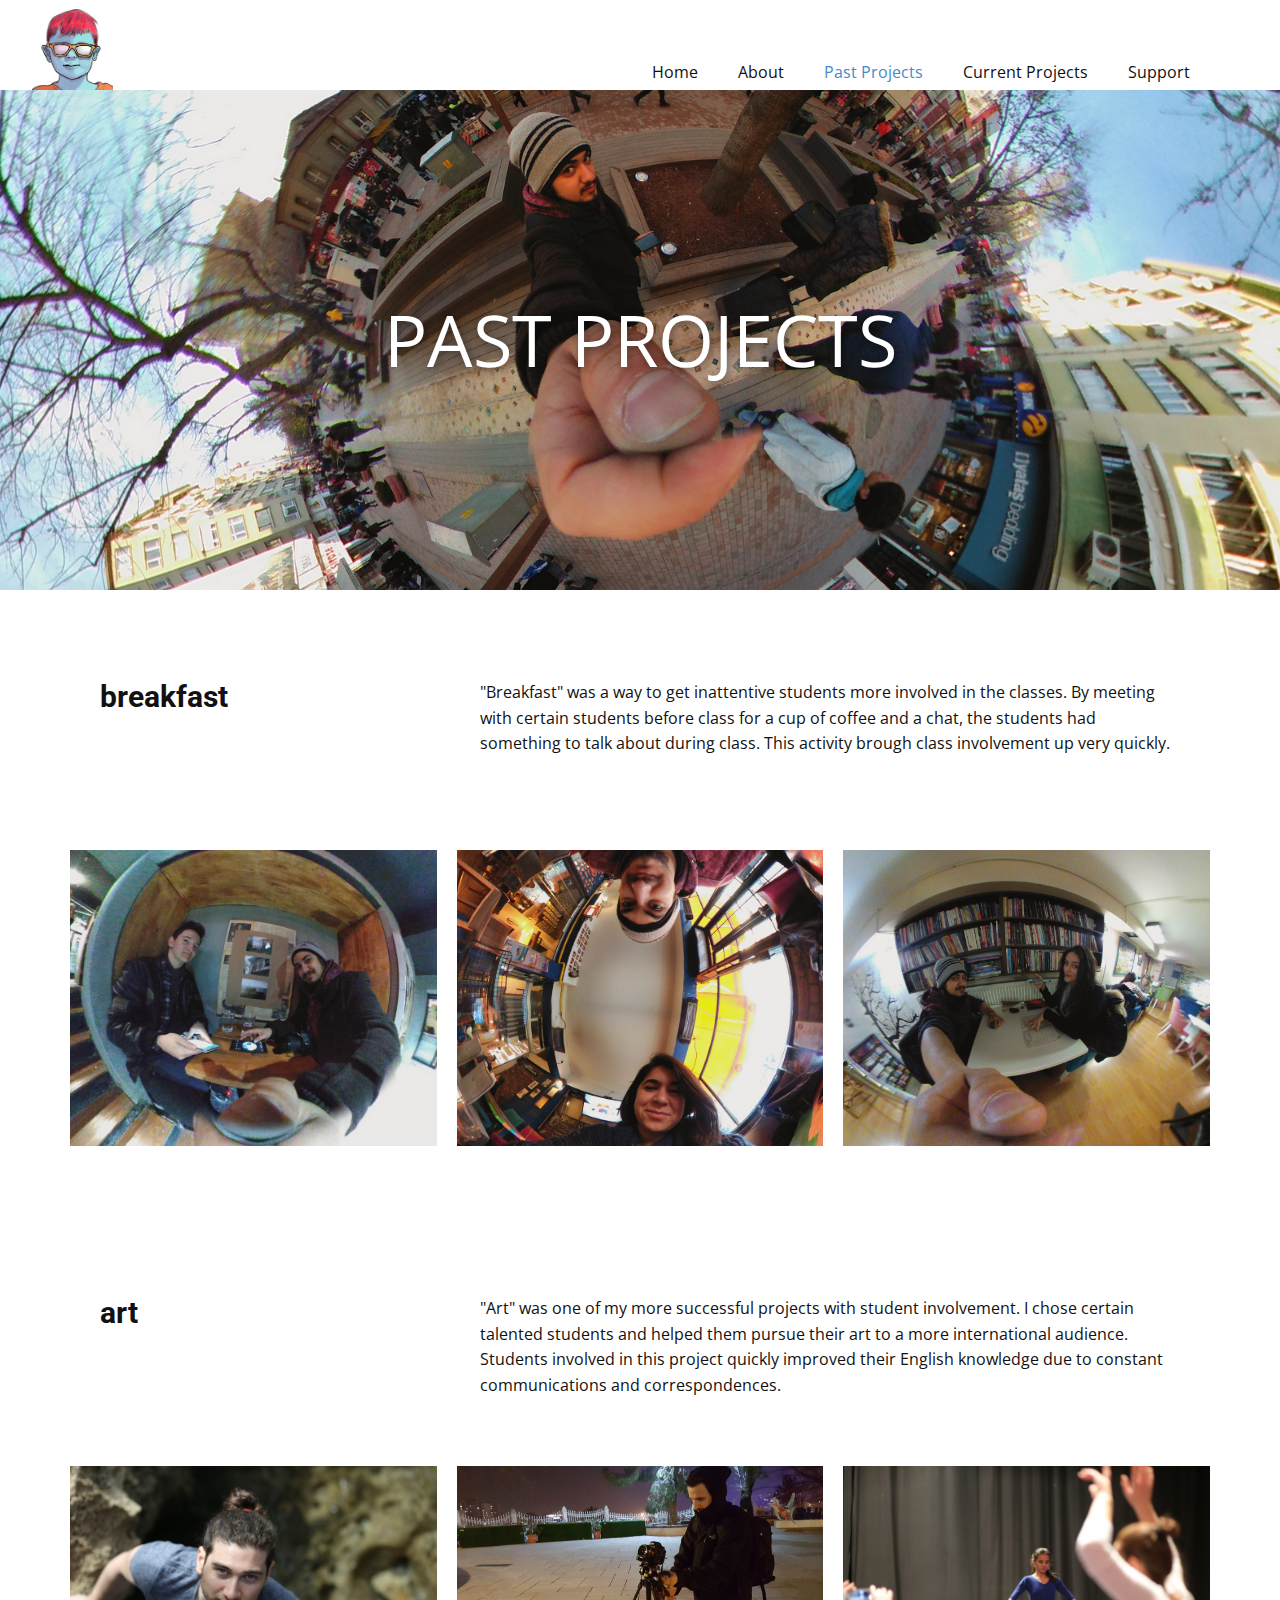
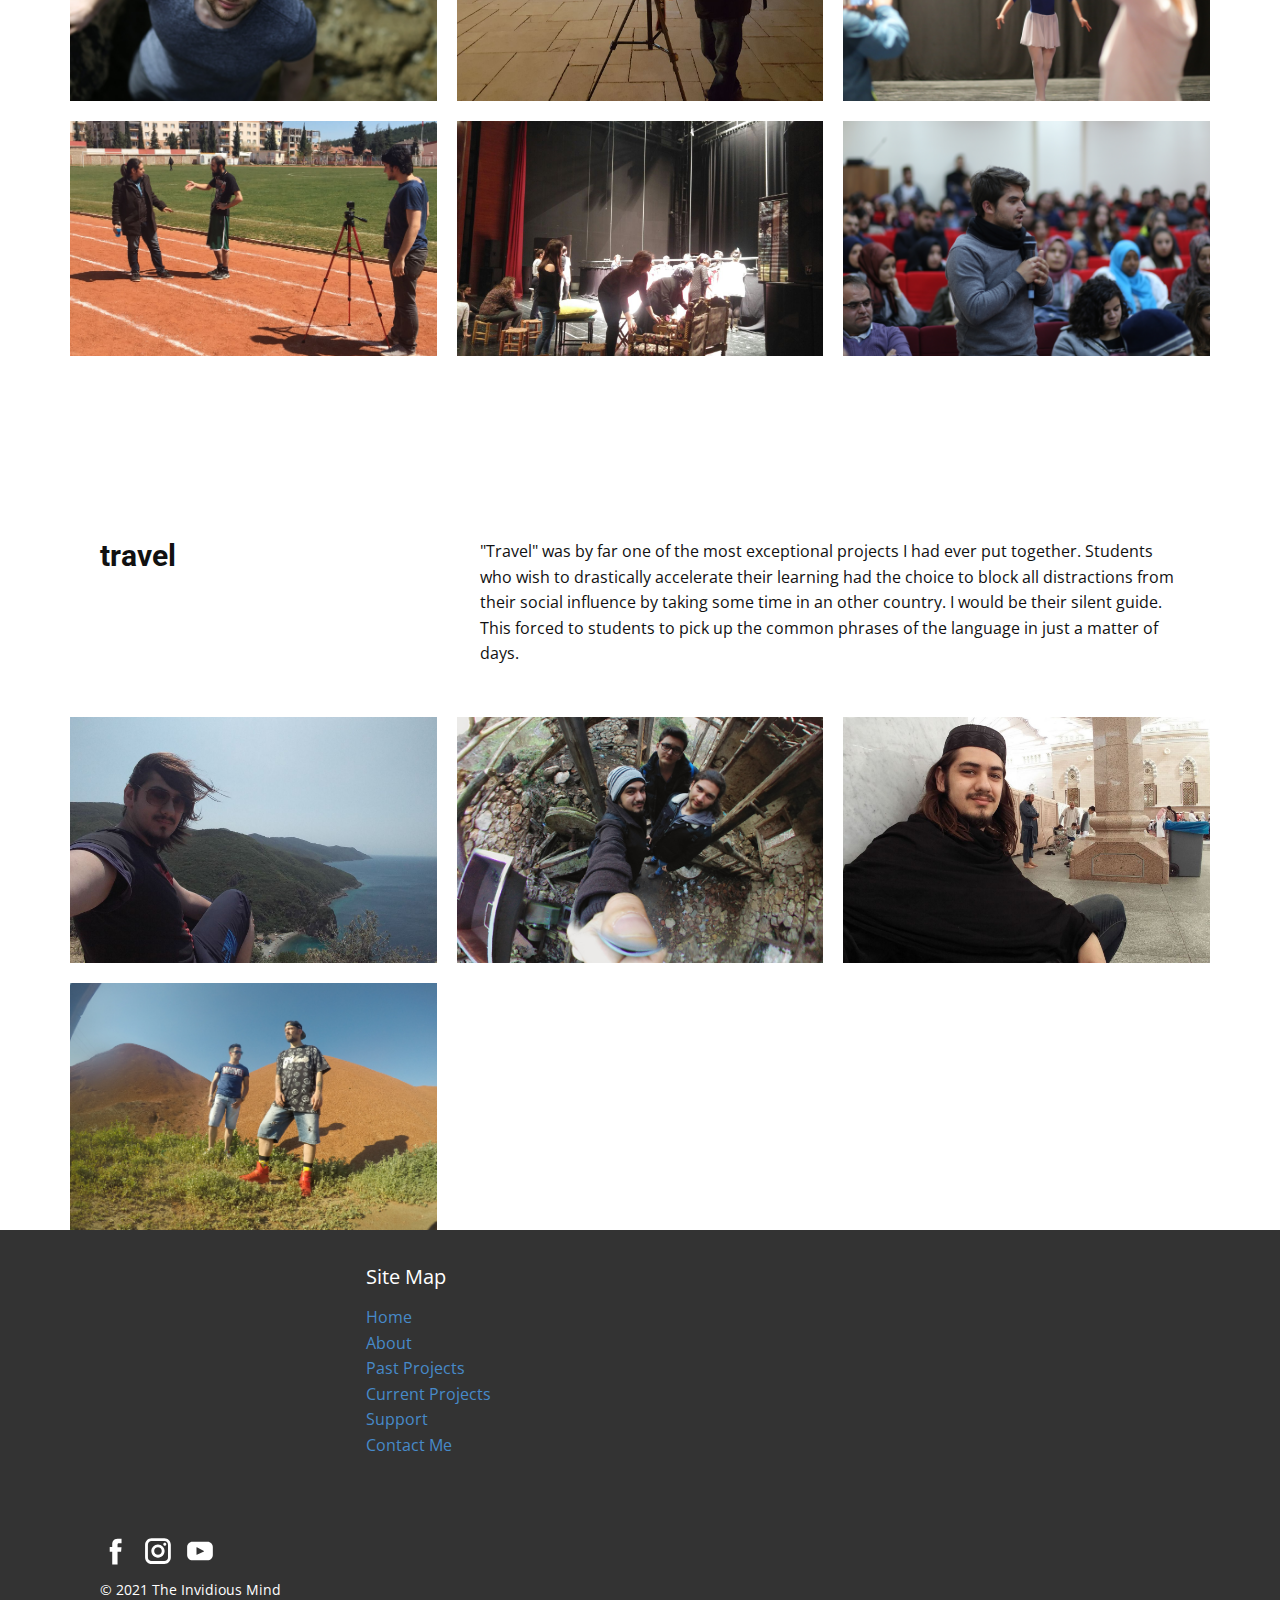
<file: Past-Projects.html>
<!DOCTYPE html>
<html style="font-size: 16px;">
  <head>
    <meta name="viewport" content="width=device-width, initial-scale=1.0">
    <meta charset="utf-8">
    <meta name="keywords" content="PAST PROJECTS, breakfast, art, travel">
    <meta name="description" content="">
    <meta name="page_type" content="np-template-header-footer-from-plugin">
    <title>Past Projects</title>
    <link rel="stylesheet" href="nicepage.css" media="screen">
<link rel="stylesheet" href="Past-Projects.css" media="screen">
    <script class="u-script" type="text/javascript" src="jquery.js" defer=""></script>
    <script class="u-script" type="text/javascript" src="nicepage.js" defer=""></script>
    <meta name="generator" content="Nicepage 3.3.3, nicepage.com">
    <link id="u-theme-google-font" rel="stylesheet" href="https://fonts.googleapis.com/css?family=Roboto:100,100i,300,300i,400,400i,500,500i,700,700i,900,900i|Open+Sans:300,300i,400,400i,600,600i,700,700i,800,800i">
    
    
    
    
    
    <script type="application/ld+json">{
		"@context": "http://schema.org",
		"@type": "Organization",
		"name": "",
		"url": "index.html",
		"logo": "images/kidhead-big-transparent.png",
		"sameAs": [
				"https://facebook.com/invidiousmind",
				"https://www.instagram.com/InvidiousMind/",
				"https://youtube.com/channel/UCxYQY3FqdLdeGKizmbH91Rg?sub_confirmation=1"
		]
}</script>
    <meta property="og:title" content="Past Projects">
    <meta property="og:type" content="website">
    <meta name="theme-color" content="#478ac9">
    <link rel="canonical" href="index.html">
    <meta property="og:url" content="index.html">
  </head>
  <body class="u-body"><header class="u-clearfix u-header u-header" id="sec-384e"><a href="Home.html" data-page-id="93269770" class="u-image u-logo u-image-1" title="Home">
    <img src="images/kidhead-big-transparent.png" class="u-logo-image u-logo-image-1" data-image-width="80.9232" style="margin-left: 2rem;">
      </a><nav class="u-menu u-menu-dropdown u-offcanvas u-menu-1">
        <div class="menu-collapse" style="font-size: 1rem; letter-spacing: 0px;">
          <a class="u-button-style u-custom-left-right-menu-spacing u-custom-padding-bottom u-custom-top-bottom-menu-spacing u-nav-link u-text-active-palette-1-base u-text-hover-palette-2-base" href="#">
            <svg><use xmlns:xlink="http://www.w3.org/1999/xlink" xlink:href="#menu-hamburger"></use></svg>
            <svg version="1.1" xmlns="http://www.w3.org/2000/svg" xmlns:xlink="http://www.w3.org/1999/xlink"><defs><symbol id="menu-hamburger" viewBox="0 0 16 16" style="width: 16px; height: 16px;"><rect y="1" width="16" height="2"></rect><rect y="7" width="16" height="2"></rect><rect y="13" width="16" height="2"></rect>
</symbol>
</defs></svg>
          </a>
        </div>
        <div class="u-custom-menu u-nav-container">
          <ul class="u-nav u-unstyled u-nav-1"><li class="u-nav-item"><a class="u-button-style u-nav-link u-text-active-palette-1-base u-text-hover-palette-2-base" href="Home.html" style="padding: 10px 20px;">Home</a>
</li><li class="u-nav-item"><a class="u-button-style u-nav-link u-text-active-palette-1-base u-text-hover-palette-2-base" href="About.html" style="padding: 10px 20px;">About</a>
</li><li class="u-nav-item"><a class="u-button-style u-nav-link u-text-active-palette-1-base u-text-hover-palette-2-base" style="padding: 10px 20px;" href="Past-Projects.html">Past Projects</a><div class="u-nav-popup"><ul class="u-h-spacing-20 u-nav u-unstyled u-v-spacing-10 u-nav-2"><li class="u-nav-item"><a class="u-button-style u-nav-link u-white" href="Past-Projects.html#sec-cf18" data-page-id="1262904084">breakfast</a>
</li><li class="u-nav-item"><a class="u-button-style u-nav-link u-white" href="Past-Projects.html#carousel_7145" data-page-id="1262904084">art</a>
</li><li class="u-nav-item"><a class="u-button-style u-nav-link u-white" href="Past-Projects.html#carousel_1c33" data-page-id="1262904084">travel</a>
</li></ul>
</div>
</li><li class="u-nav-item"><a class="u-button-style u-nav-link u-text-active-palette-1-base u-text-hover-palette-2-base" style="padding: 10px 20px;" href="Current-Projects.html">Current Projects</a>
</li><li class="u-nav-item"><a class="u-button-style u-nav-link u-text-active-palette-1-base u-text-hover-palette-2-base" style="padding: 10px 20px;" href="Support.html">Support</a>
</li></ul>
        </div>
        <div class="u-custom-menu u-nav-container-collapse">
          <div class="u-black u-container-style u-inner-container-layout u-opacity u-opacity-95 u-sidenav">
            <div class="u-sidenav-overflow">
              <div class="u-menu-close"></div>
              <ul class="u-align-center u-nav u-popupmenu-items u-unstyled u-nav-3"><li class="u-nav-item"><a class="u-button-style u-nav-link" href="Home.html" style="padding: 10px 20px;">Home</a>
</li><li class="u-nav-item"><a class="u-button-style u-nav-link" href="About.html" style="padding: 10px 20px;">About</a>
</li><li class="u-nav-item"><a class="u-button-style u-nav-link" style="padding: 10px 20px;" href="Past-Projects.html">Past Projects</a><div class="u-nav-popup"><ul class="u-h-spacing-20 u-nav u-unstyled u-v-spacing-10 u-nav-4"><li class="u-nav-item"><a class="u-button-style u-nav-link" href="Past-Projects.html#sec-cf18" data-page-id="1262904084">breakfast</a>
</li><li class="u-nav-item"><a class="u-button-style u-nav-link" href="Past-Projects.html#carousel_7145" data-page-id="1262904084">art</a>
</li><li class="u-nav-item"><a class="u-button-style u-nav-link" href="Past-Projects.html#carousel_1c33" data-page-id="1262904084">travel</a>
</li></ul>
</div>
</li><li class="u-nav-item"><a class="u-button-style u-nav-link" style="padding: 10px 20px;" href="Current-Projects.html">Current Projects</a>
</li><li class="u-nav-item"><a class="u-button-style u-nav-link" style="padding: 10px 20px;" href="Support.html">Support</a>
</li></ul>
            </div>
          </div>
          <div class="u-black u-menu-overlay u-opacity u-opacity-70"></div>
        </div>
      </nav></header>
    <section class="u-clearfix u-image u-section-1" id="sec-d000" data-image-width="1600" data-image-height="900">
      <div class="u-clearfix u-sheet u-valign-middle u-sheet-1">
        <h1 class="u-align-center u-custom-font u-text u-text-font u-text-white u-title u-text-1">PAST PROJECTS</h1>
      </div>
    </section>
    <section class="u-clearfix u-section-2" id="sec-cf18">
      <div class="u-clearfix u-sheet u-valign-middle-lg u-valign-middle-md u-valign-middle-xl u-sheet-1">
        <div class="u-clearfix u-expanded-width u-layout-wrap u-layout-wrap-1">
          <div class="u-layout">
            <div class="u-layout-row">
              <div class="u-container-style u-layout-cell u-left-cell u-size-20 u-layout-cell-1">
                <div class="u-container-layout u-valign-top u-container-layout-1">
                  <h2 class="u-custom-font u-text u-text-1">breakfast</h2>
                </div>
              </div>
              <div class="u-container-style u-layout-cell u-right-cell u-size-40 u-layout-cell-2">
                <div class="u-container-layout u-valign-top u-container-layout-2">
                  <p class="u-text u-text-2">"Breakfast" was a way to get inattentive students more involved in the classes. By meeting with certain students before class for a cup of coffee and a chat, the students had something to talk about during class. This activity brough class involvement up very quickly.</p>
                </div>
              </div>
            </div>
          </div>
        </div>
        <div class="u-expanded-width u-gallery u-layout-grid u-lightbox u-show-text-on-hover u-gallery-1">
          <div class="u-gallery-inner u-gallery-inner-1">
            <div class="u-effect-fade u-gallery-item">
              <div class="u-back-slide" data-image-width="900" data-image-height="1600">
                <img class="u-back-image u-expanded" src="images/CoffeeShop.png">
              </div>
              <div class="u-over-slide u-shading u-over-slide-1">
                <h3 class="u-gallery-heading"></h3>
                <p class="u-gallery-text"></p>
              </div>
            </div>
            <div class="u-effect-fade u-gallery-item">
              <div class="u-back-slide" data-image-width="900" data-image-height="1600">
                <img class="u-back-image u-expanded u-back-image-2" src="images/Breakfast.png">
              </div>
              <div class="u-over-slide u-shading u-over-slide-2">
                <h3 class="u-gallery-heading"></h3>
                <p class="u-gallery-text"></p>
              </div>
            </div>
            <div class="u-effect-fade u-gallery-item">
              <div class="u-back-slide" data-image-width="1600" data-image-height="900">
                <img class="u-back-image u-expanded" src="images/BookCafe.png">
              </div>
              <div class="u-over-slide u-shading u-over-slide-3">
                <h3 class="u-gallery-heading"></h3>
                <p class="u-gallery-text"></p>
              </div>
            </div>
          </div>
        </div>
      </div>
    </section>
    <section class="u-clearfix u-section-3" id="carousel_7145">
      <div class="u-clearfix u-sheet u-sheet-1">
        <div class="u-clearfix u-expanded-width u-layout-wrap u-layout-wrap-1">
          <div class="u-layout">
            <div class="u-layout-row">
              <div class="u-container-style u-layout-cell u-left-cell u-size-20 u-layout-cell-1">
                <div class="u-container-layout u-valign-top-lg u-valign-top-md u-valign-top-sm u-valign-top-xl u-container-layout-1">
                  <h2 class="u-custom-font u-text u-text-1">art</h2>
                </div>
              </div>
              <div class="u-container-style u-layout-cell u-right-cell u-size-40 u-layout-cell-2">
                <div class="u-container-layout u-valign-top u-container-layout-2">
                  <p class="u-text u-text-2">"Art" was one of my more successful projects with student involvement. I chose certain talented students and helped them pursue their art to a more international audience. Students involved in this project quickly improved their English knowledge due to constant communications and correspondences.</p>
                </div>
              </div>
            </div>
          </div>
        </div>
        <div class="u-expanded-width u-gallery u-layout-grid u-lightbox u-show-text-on-hover u-gallery-1">
          <div class="u-gallery-inner u-gallery-inner-1">
            <div class="u-effect-fade u-gallery-item">
              <div class="u-back-slide">
                <img class="u-back-image u-expanded u-back-image-1" src="images/IMG-20180321-WA0007.jpg">
              </div>
              <div class="u-over-slide u-shading u-over-slide-1">
                <h3 class="u-gallery-heading"></h3>
                <p class="u-gallery-text"></p>
              </div>
            </div>
            <div class="u-effect-fade u-gallery-item">
              <div class="u-back-slide">
                <img class="u-back-image u-expanded u-back-image-2" src="images/IMG-20180109-WA0010.jpg">
              </div>
              <div class="u-over-slide u-shading u-over-slide-2">
                <h3 class="u-gallery-heading"></h3>
                <p class="u-gallery-text"></p>
              </div>
            </div>
            <div class="u-effect-fade u-gallery-item">
              <div class="u-back-slide">
                <img class="u-back-image u-expanded u-back-image-3" src="images/Ballet.jpg">
              </div>
              <div class="u-over-slide u-shading u-over-slide-3">
                <h3 class="u-gallery-heading"></h3>
                <p class="u-gallery-text"></p>
              </div>
            </div>
            <div class="u-effect-fade u-gallery-item" data-image-width="1600" data-image-height="1200">
              <div class="u-back-slide">
                <img class="u-back-image u-expanded" src="images/IMG-20180527-WA0027.jpg">
              </div>
              <div class="u-over-slide u-shading u-over-slide-4">
                <h3 class="u-gallery-heading"></h3>
                <p class="u-gallery-text"></p>
              </div>
            </div>
            <div class="u-effect-fade u-gallery-item" data-image-width="1328" data-image-height="747">
              <div class="u-back-slide">
                <img class="u-back-image u-expanded" src="images/IMG-20180314-WA0009.jpg">
              </div>
              <div class="u-over-slide u-shading u-over-slide-5">
                <h3 class="u-gallery-heading"></h3>
                <p class="u-gallery-text"></p>
              </div>
            </div>
            <div class="u-effect-fade u-gallery-item" data-image-width="5472" data-image-height="3648">
              <div class="u-back-slide">
                <img class="u-back-image u-expanded" src="images/IMG_1555.jpg">
              </div>
              <div class="u-over-slide u-shading u-over-slide-6">
                <h3 class="u-gallery-heading"></h3>
                <p class="u-gallery-text"></p>
              </div>
            </div>
          </div>
        </div>
      </div>
    </section>
    <section class="u-clearfix u-section-4" id="carousel_1c33">
      <div class="u-clearfix u-sheet u-sheet-1">
        <div class="u-clearfix u-expanded-width u-layout-wrap u-layout-wrap-1">
          <div class="u-layout">
            <div class="u-layout-row">
              <div class="u-container-style u-layout-cell u-left-cell u-size-20 u-layout-cell-1">
                <div class="u-container-layout u-valign-top u-container-layout-1">
                  <h2 class="u-custom-font u-text u-text-1">travel</h2>
                </div>
              </div>
              <div class="u-container-style u-layout-cell u-right-cell u-size-40 u-layout-cell-2">
                <div class="u-container-layout u-valign-top u-container-layout-2">
                  <p class="u-text u-text-2">"Travel" was by far one of the most exceptional projects I had ever put together. Students who wish to drastically accelerate their learning had the choice to block all distractions from their social influence by taking some time in an other country. I would be their silent guide. This forced to students to pick up the common phrases of the language in just a matter of days.&nbsp;</p>
                </div>
              </div>
            </div>
          </div>
        </div>
        <div class="u-expanded-width u-gallery u-layout-grid u-lightbox u-show-text-on-hover u-gallery-1">
          <div class="u-gallery-inner u-gallery-inner-1">
            <div class="u-effect-fade u-gallery-item" data-image-width="2560" data-image-height="1440">
              <div class="u-back-slide">
                <img class="u-back-image u-expanded" src="images/IMG-20170714-WA0004.jpeg">
              </div>
              <div class="u-align-center-md u-align-center-sm u-align-center-xs u-over-slide u-shading u-over-slide-1">
                <h3 class="u-gallery-heading" style="width: 310px; margin-right: auto; margin-left: auto;"></h3>
                <p class="u-gallery-text" style="width: 310px; margin-right: auto; margin-left: auto;"></p>
              </div>
            </div>
            <div class="u-effect-fade u-gallery-item">
              <div class="u-back-slide" data-image-width="900" data-image-height="1600">
                <img class="u-back-image u-expanded u-back-image-2" src="images/HistoricTour2.png">
              </div>
              <div class="u-align-center-md u-align-center-sm u-align-center-xs u-over-slide u-shading u-over-slide-2">
                <h3 class="u-gallery-heading" style="width: 310px; margin-right: auto; margin-left: auto;"></h3>
                <p class="u-gallery-text" style="width: 310px; margin-right: auto; margin-left: auto;"></p>
              </div>
            </div>
            <div class="u-effect-fade u-gallery-item">
              <div class="u-back-slide">
                <img class="u-back-image u-expanded u-back-image-3" src="images/IMG-20180121-WA0000.jpeg">
              </div>
              <div class="u-align-center-md u-align-center-sm u-align-center-xs u-over-slide u-shading u-over-slide-3">
                <h3 class="u-gallery-heading" style="width: 310px; margin-right: auto; margin-left: auto;"></h3>
                <p class="u-gallery-text" style="width: 310px; margin-right: auto; margin-left: auto;"></p>
              </div>
            </div>
            <div class="u-effect-fade u-gallery-item">
              <div class="u-back-slide" data-image-width="1600" data-image-height="1200">
                <img class="u-back-image u-expanded u-back-image-4" src="images/IMG-20170828-WA0002.jpg">
              </div>
              <div class="u-align-center-md u-align-center-sm u-align-center-xs u-over-slide u-shading u-over-slide-4">
                <h3 class="u-gallery-heading" style="width: 310px; margin-right: auto; margin-left: auto;"></h3>
                <p class="u-gallery-text" style="width: 310px; margin-right: auto; margin-left: auto;"></p>
              </div>
            </div>
          </div>
        </div>
      </div>
    </section>
    
    
    <footer class="u-align-center u-clearfix u-footer u-grey-80 u-footer" id="sec-e279"><div class="u-clearfix u-sheet u-valign-middle u-sheet-1">
        <div class="u-clearfix u-expanded-width u-gutter-0 u-layout-wrap u-layout-wrap-1">
          <div class="u-layout">
            <div class="u-layout-row">
              <div class="u-container-style u-layout-cell u-size-14-xl u-size-15-lg u-size-26-md u-size-26-sm u-size-26-xs u-layout-cell-1">
                <div class="u-container-layout u-valign-bottom-lg u-valign-bottom-md u-container-layout-1">
                  <div class="u-social-icons u-spacing-10 u-social-icons-1">
                    <a class="u-social-url" target="_blank" href="https://facebook.com/invidiousmind"><span class="u-icon u-icon-circle u-social-facebook u-social-type-logo u-icon-1"><svg class="u-svg-link" preserveAspectRatio="xMidYMin slice" viewBox="0 0 112 112" style=""><use xmlns:xlink="http://www.w3.org/1999/xlink" xlink:href="#svg-5f92"></use></svg><svg xmlns="http://www.w3.org/2000/svg" xmlns:xlink="http://www.w3.org/1999/xlink" version="1.1" xml:space="preserve" class="u-svg-content" viewBox="0 0 112 112" x="0px" y="0px" id="svg-5f92"><path d="M75.5,28.8H65.4c-1.5,0-4,0.9-4,4.3v9.4h13.9l-1.5,15.8H61.4v45.1H42.8V58.3h-8.8V42.4h8.8V32.2 c0-7.4,3.4-18.8,18.8-18.8h13.8v15.4H75.5z"></path></svg></span>
                    </a>
                    <a class="u-social-url" target="_blank" href="https://www.instagram.com/InvidiousMind/"><span class="u-icon u-icon-circle u-social-instagram u-social-type-logo u-icon-2"><svg class="u-svg-link" preserveAspectRatio="xMidYMin slice" viewBox="0 0 112 112" style=""><use xmlns:xlink="http://www.w3.org/1999/xlink" xlink:href="#svg-4385"></use></svg><svg xmlns="http://www.w3.org/2000/svg" xmlns:xlink="http://www.w3.org/1999/xlink" version="1.1" xml:space="preserve" class="u-svg-content" viewBox="0 0 112 112" x="0px" y="0px" id="svg-4385"><path d="M55.9,32.9c-12.8,0-23.2,10.4-23.2,23.2s10.4,23.2,23.2,23.2s23.2-10.4,23.2-23.2S68.7,32.9,55.9,32.9z M55.9,69.4c-7.4,0-13.3-6-13.3-13.3c-0.1-7.4,6-13.3,13.3-13.3s13.3,6,13.3,13.3C69.3,63.5,63.3,69.4,55.9,69.4z"></path><path d="M79.7,26.8c-3,0-5.4,2.5-5.4,5.4s2.5,5.4,5.4,5.4c3,0,5.4-2.5,5.4-5.4S82.7,26.8,79.7,26.8z"></path><path d="M78.2,11H33.5C21,11,10.8,21.3,10.8,33.7v44.7c0,12.6,10.2,22.8,22.7,22.8h44.7c12.6,0,22.7-10.2,22.7-22.7 V33.7C100.8,21.1,90.6,11,78.2,11z M91,78.4c0,7.1-5.8,12.8-12.8,12.8H33.5c-7.1,0-12.8-5.8-12.8-12.8V33.7 c0-7.1,5.8-12.8,12.8-12.8h44.7c7.1,0,12.8,5.8,12.8,12.8V78.4z"></path></svg></span>
                    </a>
                    <a class="u-social-url" target="_blank" href="https://youtube.com/channel/UCxYQY3FqdLdeGKizmbH91Rg?sub_confirmation=1"><span class="u-icon u-icon-circle u-social-type-logo u-social-youtube u-icon-3"><svg class="u-svg-link" preserveAspectRatio="xMidYMin slice" viewBox="0 0 112 112" style=""><use xmlns:xlink="http://www.w3.org/1999/xlink" xlink:href="#svg-03f0"></use></svg><svg xmlns="http://www.w3.org/2000/svg" xmlns:xlink="http://www.w3.org/1999/xlink" version="1.1" xml:space="preserve" class="u-svg-content" viewBox="0 0 112 112" x="0px" y="0px" id="svg-03f0"><path d="M82.3,24H29.7C19.3,24,11,32.5,11,43v26.7c0,10.5,8.3,19,18.7,19h52.5c10.3,0,18.7-8.5,18.7-19V43 C101,32.5,92.7,24,82.3,24L82.3,24z M69.7,57.6L45.1,69.5c-0.7,0.2-1.4-0.2-1.4-0.8V44.1c0-0.7,0.8-1.3,1.4-0.8l24.6,12.6 C70.4,56.2,70.4,57.3,69.7,57.6L69.7,57.6z"></path></svg></span>
                    </a>
                  </div>
                  <p class="u-small-text u-text u-text-variant u-text-1">© 2021 The Invidious Mind</p>
                </div>
              </div>
              <div class="u-container-style u-layout-cell u-size-34-md u-size-34-sm u-size-34-xs u-size-45-lg u-size-46-xl u-layout-cell-2">
                <div class="u-container-layout u-valign-top u-container-layout-2">
                  <p class="u-large-text u-text u-text-variant u-text-2">Site Map</p>
                  <p class="u-text u-text-3">
                    <a class="u-active-none u-border-none u-btn u-button-link u-button-style u-hover-none u-none u-text-palette-1-base u-btn-1" href="Home.html" data-page-id="93269770">Home</a>
                  </p>
                  <a class="u-active-none u-border-none u-btn u-button-link u-button-style u-hover-none u-none u-text-palette-1-base u-btn-2" href="About.html" data-page-id="227448055">About</a>
                  <a class="u-active-none u-border-none u-btn u-button-link u-button-style u-hover-none u-none u-text-palette-1-base u-btn-3" href="Past-Projects.html" data-page-id="1262904084">Past Projects<br>
                  </a>
                  <a class="u-active-none u-border-none u-btn u-button-link u-button-style u-hover-none u-none u-text-palette-1-base u-btn-4" href="Current-Projects.html" data-page-id="531830121">Current&nbsp;Projects<br>
                  </a>
                  <a class="u-active-none u-border-none u-btn u-button-link u-button-style u-hover-none u-none u-text-palette-1-base u-btn-5" href="Support.html" data-page-id="94758037">Support<br>
                  </a>
                  <a class="u-active-none u-border-none u-btn u-button-link u-button-style u-hover-none u-none u-text-palette-1-base u-btn-6" href="Home.html#sec-d1d1" data-page-id="93269770">Contact Me<br>
                  </a>
                </div>
              </div>
            </div>
          </div>
        </div>
      </div></footer>

  </body>
</html>
</file>
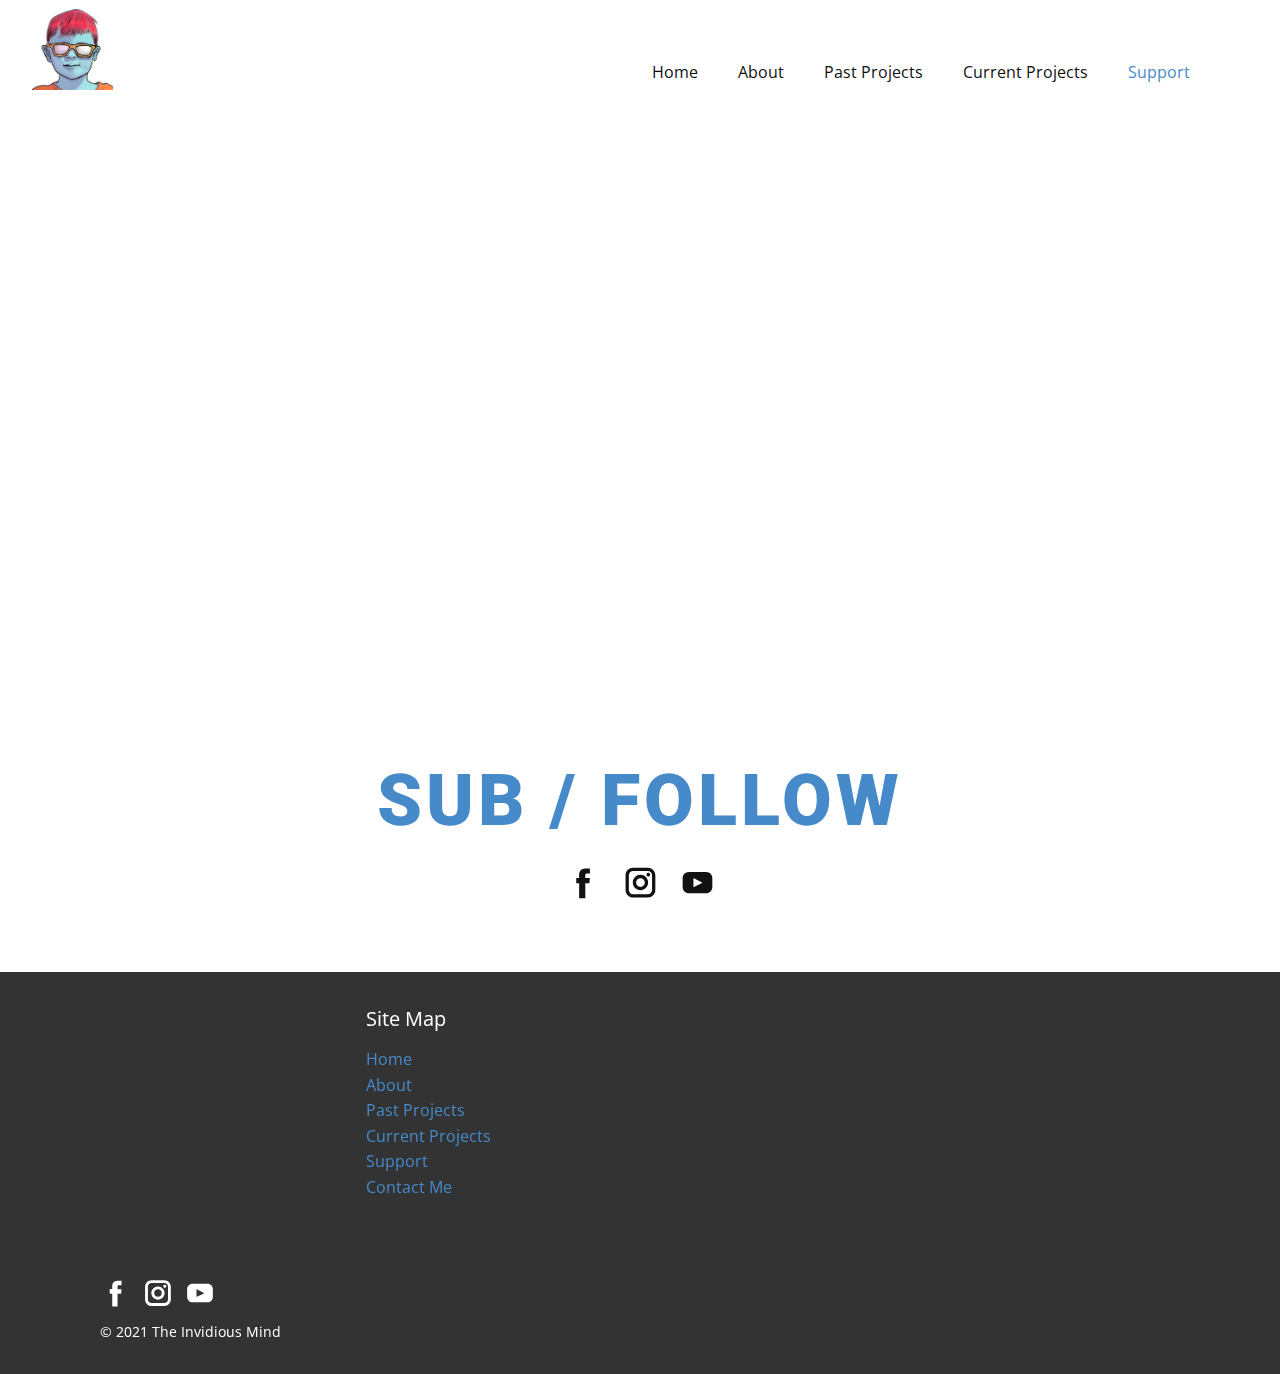
<file: Support.html>
<!DOCTYPE html>
<html style="font-size: 16px;">
  <head>
    <meta name="viewport" content="width=device-width, initial-scale=1.0">
    <meta charset="utf-8">
    <meta name="keywords" content="SUB / FOLLow">
    <meta name="description" content="">
    <meta name="page_type" content="np-template-header-footer-from-plugin">
    <title>Support</title>
    <link rel="stylesheet" href="nicepage.css" media="screen">
<link rel="stylesheet" href="Support.css" media="screen">
    <script class="u-script" type="text/javascript" src="jquery.js" defer=""></script>
    <script class="u-script" type="text/javascript" src="nicepage.js" defer=""></script>
    <meta name="generator" content="Nicepage 3.3.3, nicepage.com">
    <link id="u-theme-google-font" rel="stylesheet" href="https://fonts.googleapis.com/css?family=Roboto:100,100i,300,300i,400,400i,500,500i,700,700i,900,900i|Open+Sans:300,300i,400,400i,600,600i,700,700i,800,800i">
    
    
    
    <script type="application/ld+json">{
		"@context": "http://schema.org",
		"@type": "Organization",
		"name": "",
		"url": "index.html",
		"logo": "images/kidhead-big-transparent.png",
		"sameAs": [
				"https://facebook.com/invidiousmind",
				"https://www.instagram.com/InvidiousMind/",
				"https://youtube.com/channel/UCxYQY3FqdLdeGKizmbH91Rg?sub_confirmation=1"
		]
}</script>
    <meta property="og:title" content="Support">
    <meta property="og:type" content="website">
    <meta name="theme-color" content="#478ac9">
    <link rel="canonical" href="index.html">
    <meta property="og:url" content="index.html">
  </head>
  <body class="u-body"><header class="u-clearfix u-header u-header" id="sec-384e"><a href="Home.html" data-page-id="93269770" class="u-image u-logo u-image-1" title="Home">
    <img src="images/kidhead-big-transparent.png" class="u-logo-image u-logo-image-1" data-image-width="80.9232" style="margin-left: 2rem;">
      </a><nav class="u-menu u-menu-dropdown u-offcanvas u-menu-1">
        <div class="menu-collapse" style="font-size: 1rem; letter-spacing: 0px;">
          <a class="u-button-style u-custom-left-right-menu-spacing u-custom-padding-bottom u-custom-top-bottom-menu-spacing u-nav-link u-text-active-palette-1-base u-text-hover-palette-2-base" href="#">
            <svg><use xmlns:xlink="http://www.w3.org/1999/xlink" xlink:href="#menu-hamburger"></use></svg>
            <svg version="1.1" xmlns="http://www.w3.org/2000/svg" xmlns:xlink="http://www.w3.org/1999/xlink"><defs><symbol id="menu-hamburger" viewBox="0 0 16 16" style="width: 16px; height: 16px;"><rect y="1" width="16" height="2"></rect><rect y="7" width="16" height="2"></rect><rect y="13" width="16" height="2"></rect>
</symbol>
</defs></svg>
          </a>
        </div>
        <div class="u-custom-menu u-nav-container">
          <ul class="u-nav u-unstyled u-nav-1"><li class="u-nav-item"><a class="u-button-style u-nav-link u-text-active-palette-1-base u-text-hover-palette-2-base" href="Home.html" style="padding: 10px 20px;">Home</a>
</li><li class="u-nav-item"><a class="u-button-style u-nav-link u-text-active-palette-1-base u-text-hover-palette-2-base" href="About.html" style="padding: 10px 20px;">About</a>
</li><li class="u-nav-item"><a class="u-button-style u-nav-link u-text-active-palette-1-base u-text-hover-palette-2-base" style="padding: 10px 20px;" href="Past-Projects.html">Past Projects</a><div class="u-nav-popup"><ul class="u-h-spacing-20 u-nav u-unstyled u-v-spacing-10 u-nav-2"><li class="u-nav-item"><a class="u-button-style u-nav-link u-white" href="Past-Projects.html#sec-cf18" data-page-id="1262904084">breakfast</a>
</li><li class="u-nav-item"><a class="u-button-style u-nav-link u-white" href="Past-Projects.html#carousel_7145" data-page-id="1262904084">art</a>
</li><li class="u-nav-item"><a class="u-button-style u-nav-link u-white" href="Past-Projects.html#carousel_1c33" data-page-id="1262904084">travel</a>
</li></ul>
</div>
</li><li class="u-nav-item"><a class="u-button-style u-nav-link u-text-active-palette-1-base u-text-hover-palette-2-base" style="padding: 10px 20px;" href="Current-Projects.html">Current Projects</a>
</li><li class="u-nav-item"><a class="u-button-style u-nav-link u-text-active-palette-1-base u-text-hover-palette-2-base" style="padding: 10px 20px;" href="Support.html">Support</a>
</li></ul>
        </div>
        <div class="u-custom-menu u-nav-container-collapse">
          <div class="u-black u-container-style u-inner-container-layout u-opacity u-opacity-95 u-sidenav">
            <div class="u-sidenav-overflow">
              <div class="u-menu-close"></div>
              <ul class="u-align-center u-nav u-popupmenu-items u-unstyled u-nav-3"><li class="u-nav-item"><a class="u-button-style u-nav-link" href="Home.html" style="padding: 10px 20px;">Home</a>
</li><li class="u-nav-item"><a class="u-button-style u-nav-link" href="About.html" style="padding: 10px 20px;">About</a>
</li><li class="u-nav-item"><a class="u-button-style u-nav-link" style="padding: 10px 20px;" href="Past-Projects.html">Past Projects</a><div class="u-nav-popup"><ul class="u-h-spacing-20 u-nav u-unstyled u-v-spacing-10 u-nav-4"><li class="u-nav-item"><a class="u-button-style u-nav-link" href="Past-Projects.html#sec-cf18" data-page-id="1262904084">breakfast</a>
</li><li class="u-nav-item"><a class="u-button-style u-nav-link" href="Past-Projects.html#carousel_7145" data-page-id="1262904084">art</a>
</li><li class="u-nav-item"><a class="u-button-style u-nav-link" href="Past-Projects.html#carousel_1c33" data-page-id="1262904084">travel</a>
</li></ul>
</div>
</li><li class="u-nav-item"><a class="u-button-style u-nav-link" style="padding: 10px 20px;" href="Current-Projects.html">Current Projects</a>
</li><li class="u-nav-item"><a class="u-button-style u-nav-link" style="padding: 10px 20px;" href="Support.html">Support</a>
</li></ul>
            </div>
          </div>
          <div class="u-black u-menu-overlay u-opacity u-opacity-70"></div>
        </div>
      </nav></header>
    <section class="u-clearfix u-video u-section-1" id="sec-d3c1">
      <div class="u-background-video u-expanded u-video-contain" style="">
        <div style="position: absolute;" class="embed-responsive">
          <iframe style="position: absolute;top: 0;left: 0;width: 100%;height: 100%;" class="embed-responsive-item" src="https://www.youtube.com/embed/L-hm3S1aSnI?playlist=L-hm3S1aSnI&amp;loop=1&amp;mute=1&amp;showinfo=0&amp;controls=0&amp;start=0&amp;autoplay=1" frameborder="0" allowfullscreen=""></iframe>
        </div>
      </div>
      <div class="u-clearfix u-sheet u-sheet-1"></div>
    </section>
    <section class="u-align-center u-clearfix u-section-2" id="sec-2f80">
      <div class="u-clearfix u-sheet u-valign-middle-lg u-valign-middle-md u-valign-middle-sm u-valign-middle-xl u-sheet-1">
        <h2 class="u-text u-text-1">
          <a class="u-active-none u-border-none u-btn u-button-link u-button-style u-hover-none u-none u-text-palette-1-base u-btn-1" href="Support.html" data-page-id="94758037">SUB / FOLLow</a>
        </h2>
        <div class="u-social-icons u-spacing-20 u-social-icons-1">
          <a class="u-social-url" target="_blank" href="https://facebook.com/invidiousmind"><span class="u-icon u-icon-circle u-social-facebook u-social-type-logo u-icon-1"><svg class="u-svg-link" preserveAspectRatio="xMidYMin slice" viewBox="0 0 112 112" style=""><use xmlns:xlink="http://www.w3.org/1999/xlink" xlink:href="#svg-79a1"></use></svg><svg xmlns="http://www.w3.org/2000/svg" xmlns:xlink="http://www.w3.org/1999/xlink" version="1.1" xml:space="preserve" class="u-svg-content" viewBox="0 0 112 112" x="0px" y="0px" id="svg-79a1"><path d="M75.5,28.8H65.4c-1.5,0-4,0.9-4,4.3v9.4h13.9l-1.5,15.8H61.4v45.1H42.8V58.3h-8.8V42.4h8.8V32.2 c0-7.4,3.4-18.8,18.8-18.8h13.8v15.4H75.5z"></path></svg></span>
          </a>
          <a class="u-social-url" target="_blank" href="https://www.instagram.com/InvidiousMind/"><span class="u-icon u-icon-circle u-social-instagram u-social-type-logo u-icon-2"><svg class="u-svg-link" preserveAspectRatio="xMidYMin slice" viewBox="0 0 112 112" style=""><use xmlns:xlink="http://www.w3.org/1999/xlink" xlink:href="#svg-a0ec"></use></svg><svg xmlns="http://www.w3.org/2000/svg" xmlns:xlink="http://www.w3.org/1999/xlink" version="1.1" xml:space="preserve" class="u-svg-content" viewBox="0 0 112 112" x="0px" y="0px" id="svg-a0ec"><path d="M55.9,32.9c-12.8,0-23.2,10.4-23.2,23.2s10.4,23.2,23.2,23.2s23.2-10.4,23.2-23.2S68.7,32.9,55.9,32.9z M55.9,69.4c-7.4,0-13.3-6-13.3-13.3c-0.1-7.4,6-13.3,13.3-13.3s13.3,6,13.3,13.3C69.3,63.5,63.3,69.4,55.9,69.4z"></path><path d="M79.7,26.8c-3,0-5.4,2.5-5.4,5.4s2.5,5.4,5.4,5.4c3,0,5.4-2.5,5.4-5.4S82.7,26.8,79.7,26.8z"></path><path d="M78.2,11H33.5C21,11,10.8,21.3,10.8,33.7v44.7c0,12.6,10.2,22.8,22.7,22.8h44.7c12.6,0,22.7-10.2,22.7-22.7 V33.7C100.8,21.1,90.6,11,78.2,11z M91,78.4c0,7.1-5.8,12.8-12.8,12.8H33.5c-7.1,0-12.8-5.8-12.8-12.8V33.7 c0-7.1,5.8-12.8,12.8-12.8h44.7c7.1,0,12.8,5.8,12.8,12.8V78.4z"></path></svg></span>
          </a>
          <a class="u-social-url" target="_blank" href="https://youtube.com/channel/UCxYQY3FqdLdeGKizmbH91Rg?sub_confirmation=1"><span class="u-icon u-icon-circle u-social-type-logo u-social-youtube u-icon-3"><svg class="u-svg-link" preserveAspectRatio="xMidYMin slice" viewBox="0 0 112 112" style=""><use xmlns:xlink="http://www.w3.org/1999/xlink" xlink:href="#svg-364d"></use></svg><svg xmlns="http://www.w3.org/2000/svg" xmlns:xlink="http://www.w3.org/1999/xlink" version="1.1" xml:space="preserve" class="u-svg-content" viewBox="0 0 112 112" x="0px" y="0px" id="svg-364d"><path d="M82.3,24H29.7C19.3,24,11,32.5,11,43v26.7c0,10.5,8.3,19,18.7,19h52.5c10.3,0,18.7-8.5,18.7-19V43 C101,32.5,92.7,24,82.3,24L82.3,24z M69.7,57.6L45.1,69.5c-0.7,0.2-1.4-0.2-1.4-0.8V44.1c0-0.7,0.8-1.3,1.4-0.8l24.6,12.6 C70.4,56.2,70.4,57.3,69.7,57.6L69.7,57.6z"></path></svg></span>
          </a>
        </div>
      </div>
    </section>
    
    
    <footer class="u-align-center u-clearfix u-footer u-grey-80 u-footer" id="sec-e279"><div class="u-clearfix u-sheet u-valign-middle u-sheet-1">
        <div class="u-clearfix u-expanded-width u-gutter-0 u-layout-wrap u-layout-wrap-1">
          <div class="u-layout">
            <div class="u-layout-row">
              <div class="u-container-style u-layout-cell u-size-14-xl u-size-15-lg u-size-26-md u-size-26-sm u-size-26-xs u-layout-cell-1">
                <div class="u-container-layout u-valign-bottom-lg u-valign-bottom-md u-container-layout-1">
                  <div class="u-social-icons u-spacing-10 u-social-icons-1">
                    <a class="u-social-url" target="_blank" href="https://facebook.com/invidiousmind"><span class="u-icon u-icon-circle u-social-facebook u-social-type-logo u-icon-1"><svg class="u-svg-link" preserveAspectRatio="xMidYMin slice" viewBox="0 0 112 112" style=""><use xmlns:xlink="http://www.w3.org/1999/xlink" xlink:href="#svg-5f92"></use></svg><svg xmlns="http://www.w3.org/2000/svg" xmlns:xlink="http://www.w3.org/1999/xlink" version="1.1" xml:space="preserve" class="u-svg-content" viewBox="0 0 112 112" x="0px" y="0px" id="svg-5f92"><path d="M75.5,28.8H65.4c-1.5,0-4,0.9-4,4.3v9.4h13.9l-1.5,15.8H61.4v45.1H42.8V58.3h-8.8V42.4h8.8V32.2 c0-7.4,3.4-18.8,18.8-18.8h13.8v15.4H75.5z"></path></svg></span>
                    </a>
                    <a class="u-social-url" target="_blank" href="https://www.instagram.com/InvidiousMind/"><span class="u-icon u-icon-circle u-social-instagram u-social-type-logo u-icon-2"><svg class="u-svg-link" preserveAspectRatio="xMidYMin slice" viewBox="0 0 112 112" style=""><use xmlns:xlink="http://www.w3.org/1999/xlink" xlink:href="#svg-4385"></use></svg><svg xmlns="http://www.w3.org/2000/svg" xmlns:xlink="http://www.w3.org/1999/xlink" version="1.1" xml:space="preserve" class="u-svg-content" viewBox="0 0 112 112" x="0px" y="0px" id="svg-4385"><path d="M55.9,32.9c-12.8,0-23.2,10.4-23.2,23.2s10.4,23.2,23.2,23.2s23.2-10.4,23.2-23.2S68.7,32.9,55.9,32.9z M55.9,69.4c-7.4,0-13.3-6-13.3-13.3c-0.1-7.4,6-13.3,13.3-13.3s13.3,6,13.3,13.3C69.3,63.5,63.3,69.4,55.9,69.4z"></path><path d="M79.7,26.8c-3,0-5.4,2.5-5.4,5.4s2.5,5.4,5.4,5.4c3,0,5.4-2.5,5.4-5.4S82.7,26.8,79.7,26.8z"></path><path d="M78.2,11H33.5C21,11,10.8,21.3,10.8,33.7v44.7c0,12.6,10.2,22.8,22.7,22.8h44.7c12.6,0,22.7-10.2,22.7-22.7 V33.7C100.8,21.1,90.6,11,78.2,11z M91,78.4c0,7.1-5.8,12.8-12.8,12.8H33.5c-7.1,0-12.8-5.8-12.8-12.8V33.7 c0-7.1,5.8-12.8,12.8-12.8h44.7c7.1,0,12.8,5.8,12.8,12.8V78.4z"></path></svg></span>
                    </a>
                    <a class="u-social-url" target="_blank" href="https://youtube.com/channel/UCxYQY3FqdLdeGKizmbH91Rg?sub_confirmation=1"><span class="u-icon u-icon-circle u-social-type-logo u-social-youtube u-icon-3"><svg class="u-svg-link" preserveAspectRatio="xMidYMin slice" viewBox="0 0 112 112" style=""><use xmlns:xlink="http://www.w3.org/1999/xlink" xlink:href="#svg-03f0"></use></svg><svg xmlns="http://www.w3.org/2000/svg" xmlns:xlink="http://www.w3.org/1999/xlink" version="1.1" xml:space="preserve" class="u-svg-content" viewBox="0 0 112 112" x="0px" y="0px" id="svg-03f0"><path d="M82.3,24H29.7C19.3,24,11,32.5,11,43v26.7c0,10.5,8.3,19,18.7,19h52.5c10.3,0,18.7-8.5,18.7-19V43 C101,32.5,92.7,24,82.3,24L82.3,24z M69.7,57.6L45.1,69.5c-0.7,0.2-1.4-0.2-1.4-0.8V44.1c0-0.7,0.8-1.3,1.4-0.8l24.6,12.6 C70.4,56.2,70.4,57.3,69.7,57.6L69.7,57.6z"></path></svg></span>
                    </a>
                  </div>
                  <p class="u-small-text u-text u-text-variant u-text-1">© 2021 The Invidious Mind</p>
                </div>
              </div>
              <div class="u-container-style u-layout-cell u-size-34-md u-size-34-sm u-size-34-xs u-size-45-lg u-size-46-xl u-layout-cell-2">
                <div class="u-container-layout u-valign-top u-container-layout-2">
                  <p class="u-large-text u-text u-text-variant u-text-2">Site Map</p>
                  <p class="u-text u-text-3">
                    <a class="u-active-none u-border-none u-btn u-button-link u-button-style u-hover-none u-none u-text-palette-1-base u-btn-1" href="Home.html" data-page-id="93269770">Home</a>
                  </p>
                  <a class="u-active-none u-border-none u-btn u-button-link u-button-style u-hover-none u-none u-text-palette-1-base u-btn-2" href="About.html" data-page-id="227448055">About</a>
                  <a class="u-active-none u-border-none u-btn u-button-link u-button-style u-hover-none u-none u-text-palette-1-base u-btn-3" href="Past-Projects.html" data-page-id="1262904084">Past Projects<br>
                  </a>
                  <a class="u-active-none u-border-none u-btn u-button-link u-button-style u-hover-none u-none u-text-palette-1-base u-btn-4" href="Current-Projects.html" data-page-id="531830121">Current&nbsp;Projects<br>
                  </a>
                  <a class="u-active-none u-border-none u-btn u-button-link u-button-style u-hover-none u-none u-text-palette-1-base u-btn-5" href="Support.html" data-page-id="94758037">Support<br>
                  </a>
                  <a class="u-active-none u-border-none u-btn u-button-link u-button-style u-hover-none u-none u-text-palette-1-base u-btn-6" href="Home.html#sec-d1d1" data-page-id="93269770">Contact Me<br>
                  </a>
                </div>
              </div>
            </div>
          </div>
        </div>
      </div></footer>

  </body>
</html>
</file>
<file: Home.css>
.u-section-1 .u-sheet-1 {
  min-height: 700px;
}

.u-section-1 .u-slider-1 {
  min-height: 600px;
  margin: 50px auto 50px 0;
}

.u-section-1 .u-carousel-indicators-1 {
  position: absolute;
  width: 108px;
  height: 3px;
  top: auto;
  bottom: 30px;
}

.u-section-1 .u-image-1 {
  background-image: linear-gradient(0deg, rgba(0,0,0,0.35), rgba(0,0,0,0.35)), url("images/Penn_Rails_Map.jpg");
  background-position: 50% 50%;
}

.u-section-1 .u-container-layout-1 {
  padding: 30px;
}

.u-section-1 .u-group-1 {
  width: 624px;
  min-height: 451px;
  margin: 72px auto 0 36px;
}

.u-section-1 .u-container-layout-2 {
  padding: 30px 50px;
}

.u-section-1 .u-text-1 {
  margin: 7px 164px 0 0;
}

.u-section-1 .u-text-2 {
  margin: 17px 0 0;
}

.u-section-1 .u-text-3 {
  font-size: 1rem;
  margin: 10px 0 0;
}

.u-section-1 .u-btn-1 {
  padding: 0;
}

.u-section-1 .u-btn-2 {
  background-image: none;
  border-style: solid;
  text-transform: uppercase;
  font-size: 0.875rem;
  letter-spacing: 2px;
  margin: 33px auto 0 0;
}

.u-section-1 .u-image-2 {
  background-image: linear-gradient(0deg, rgba(0,0,0,0.35), rgba(0,0,0,0.35)), url("images/Spotify1.png");
  background-position: 50% 50%;
}

.u-section-1 .u-container-layout-3 {
  padding: 30px;
}

.u-section-1 .u-group-2 {
  width: 712px;
  min-height: 287px;
  background-image: none;
  margin: 0 0 0 auto;
}

.u-section-1 .u-container-layout-4 {
  padding: 30px 30px 20px;
}

.u-section-1 .u-text-4 {
  margin: 23px 0 0;
}

.u-section-1 .u-text-5 {
  margin: 10px 0 0;
}

.u-section-1 .u-btn-3 {
  background-image: none;
  border-style: solid;
  text-transform: uppercase;
  font-size: 0.875rem;
  letter-spacing: 2px;
  margin: 23px 10px 0 auto;
}

.u-section-1 .u-carousel-control-1 {
  width: 56px;
  height: 56px;
  left: 0;
  position: absolute;
  right: auto;
}

.u-section-1 .u-carousel-control-2 {
  width: 56px;
  height: 56px;
  left: auto;
  position: absolute;
  right: 0;
}

@media (max-width: 1199px) {
  .u-section-1 .u-sheet-1 {
    min-height: 646px;
  }

  .u-section-1 .u-slider-1 {
    min-height: 546px;
    height: auto;
    margin-right: initial;
    margin-left: initial;
  }

  .u-section-1 .u-group-1 {
    width: 581px;
  }

  .u-section-1 .u-text-1 {
    margin-top: 0;
    margin-right: 0;
  }

  .u-section-1 .u-text-2 {
    margin-top: 11px;
  }

  .u-section-1 .u-text-3 {
    margin-top: 9px;
  }

  .u-section-1 .u-btn-2 {
    margin-top: 21px;
  }

  .u-section-1 .u-group-2 {
    width: 696px;
    min-height: 222px;
    margin-right: -20px;
  }

  .u-section-1 .u-container-layout-4 {
    padding-bottom: 15px;
  }

  .u-section-1 .u-text-4 {
    width: auto;
    margin-right: -30px;
  }

  .u-section-1 .u-btn-3 {
    margin-top: 31px;
    margin-right: 0;
  }
}

@media (max-width: 991px) {
  .u-section-1 .u-sheet-1 {
    min-height: 583px;
  }

  .u-section-1 .u-slider-1 {
    min-height: 483px;
    margin-right: initial;
    margin-left: initial;
  }

  .u-section-1 .u-container-layout-2 {
    padding-left: 30px;
    padding-right: 30px;
  }

  .u-section-1 .u-text-1 {
    width: auto;
  }

  .u-section-1 .u-group-2 {
    margin-top: 10px;
    min-height: 242px;
    margin-right: initial;
    margin-left: initial;
    width: auto;
  }

  .u-section-1 .u-container-layout-4 {
    padding-bottom: 17px;
  }

  .u-section-1 .u-text-4 {
    margin-right: 0;
  }

  .u-section-1 .u-text-5 {
    width: auto;
    margin-right: 357px;
  }

  .u-section-1 .u-btn-3 {
    margin-top: -65px;
    margin-right: 109px;
  }
}

@media (max-width: 767px) {
  .u-section-1 .u-container-layout-1 {
    padding-left: 10px;
    padding-right: 10px;
  }

  .u-section-1 .u-group-1 {
    width: 445px;
    min-height: 484px;
    margin-top: 0;
    margin-left: 0;
  }

  .u-section-1 .u-text-1 {
    margin-right: 100px;
  }

  .u-section-1 .u-text-2 {
    margin-top: 12px;
  }

  .u-section-1 .u-btn-2 {
    margin-top: 140px;
  }

  .u-section-1 .u-container-layout-3 {
    padding-left: 10px;
    padding-right: 10px;
  }

  .u-section-1 .u-group-2 {
    margin-top: 0;
    min-height: 241px;
    width: auto;
    margin-right: initial;
    margin-left: initial;
  }

  .u-section-1 .u-container-layout-4 {
    padding-bottom: 11px;
  }

  .u-section-1 .u-text-5 {
    margin-right: 257px;
  }

  .u-section-1 .u-btn-3 {
    margin-top: -122px;
    margin-right: 36px;
  }
}

@media (max-width: 575px) {
  .u-section-1 .u-group-1 {
    width: 320px;
  }

  .u-section-1 .u-text-1 {
    margin-top: 1px;
    margin-right: 0;
  }

  .u-section-1 .u-text-2 {
    margin-top: 9px;
  }

  .u-section-1 .u-text-3 {
    margin-top: 8px;
  }

  .u-section-1 .u-btn-2 {
    margin-top: 9px;
  }

  .u-section-1 .u-group-2 {
    min-height: 304px;
    width: auto;
    margin-right: initial;
    margin-left: initial;
  }

  .u-section-1 .u-text-5 {
    margin-right: 57px;
  }

  .u-section-1 .u-btn-3 {
    margin-top: 10px;
    margin-right: auto;
    margin-left: 0;
  }
}.u-section-2 {
  min-height: 750px;
}

.u-section-2 .u-layout-wrap-1 {
  margin-top: 0;
  margin-bottom: 0;
}

.u-section-2 .u-image-1 {
  background-image: url("images/kidhead-big-transparent.png");
  background-position: 50% 50%;
  min-height: 924px;
}

.u-section-2 .u-container-layout-1 {
  padding: 30px;
}

.u-section-2 .u-layout-cell-2 {
  min-height: 924px;
}

.u-section-2 .u-container-layout-2 {
  padding: 30px;
}

.u-section-2 .u-text-1 {
  font-size: 6rem;
  margin: 0 auto;
}

.u-section-2 .u-text-2 {
  letter-spacing: 4px;
  text-transform: uppercase;
  font-weight: 300;
  margin: 20px auto 0;
}

.u-section-2 .u-text-3 {
  margin: 20px 0 0;
}

.u-section-2 .u-text-4 {
  font-size: 1.125rem;
  line-height: 2;
  margin: 20px 0 0;
}

@media (max-width: 1199px) {
  .u-section-2 {
    min-height: 618px;
  }

  .u-section-2 .u-layout-wrap-1 {
    position: relative;
  }

  .u-section-2 .u-image-1 {
    min-height: 762px;
  }

  .u-section-2 .u-layout-cell-2 {
    min-height: 762px;
  }
}

@media (max-width: 991px) {
  .u-section-2 {
    min-height: 603px;
  }

  .u-section-2 .u-image-1 {
    min-height: 584px;
  }

  .u-section-2 .u-layout-cell-2 {
    min-height: 985px;
  }

  .u-section-2 .u-text-1 {
    margin-left: -19px;
    margin-right: -19px;
  }
}

@media (max-width: 767px) {
  .u-section-2 {
    min-height: 923px;
  }

  .u-section-2 .u-image-1 {
    min-height: 876px;
  }

  .u-section-2 .u-container-layout-1 {
    padding-left: 10px;
    padding-right: 10px;
  }

  .u-section-2 .u-layout-cell-2 {
    min-height: 719px;
  }

  .u-section-2 .u-container-layout-2 {
    padding-left: 10px;
    padding-right: 10px;
  }

  .u-section-2 .u-text-1 {
    width: auto;
    margin-left: auto;
    margin-right: auto;
  }
}

@media (max-width: 575px) {
  .u-section-2 {
    min-height: 828px;
  }

  .u-section-2 .u-image-1 {
    min-height: 552px;
  }

  .u-section-2 .u-layout-cell-2 {
    min-height: 100px;
  }

  .u-section-2 .u-text-1 {
    font-size: 3.75rem;
  }
}.u-section-3 .u-sheet-1 {
  min-height: 1203px;
}

.u-section-3 .u-text-1 {
  width: 269px;
  margin: 44px auto 0;
}

.u-section-3 .u-btn-1 {
  padding: 0;
}

.u-section-3 .u-gallery-1 {
  margin-top: 36px;
  margin-bottom: 60px;
  height: 955px;
  margin-right: 0;
}

.u-section-3 .u-gallery-inner-1 {
  grid-template-columns: auto auto auto auto auto auto auto auto auto auto;
}

.u-section-3 .u-back-image-1 {
  object-position: 50% 38.02%;
}

.u-section-3 .u-over-slide-1 {
  min-height: 100px;
  padding: 10px;
}

.u-section-3 .u-back-image-2 {
  object-position: 36.75% 50%;
}

.u-section-3 .u-over-slide-2 {
  min-height: 100px;
  padding: 10px;
}

.u-section-3 .u-back-image-3 {
  object-position: 50% 27.22%;
}

.u-section-3 .u-over-slide-3 {
  min-height: 100px;
  padding: 10px;
}

.u-section-3 .u-back-image-4 {
  object-position: 50% 23.7%;
}

.u-section-3 .u-over-slide-4 {
  min-height: 100px;
  padding: 10px;
}

.u-section-3 .u-over-slide-5 {
  min-height: 100px;
  padding: 10px;
}

.u-section-3 .u-back-image-6 {
  object-position: 50% 44.66%;
}

.u-section-3 .u-over-slide-6 {
  min-height: 100px;
  padding: 10px;
}

.u-section-3 .u-back-image-7 {
  object-position: 50% 45.55%;
}

.u-section-3 .u-over-slide-7 {
  min-height: 100px;
  padding: 10px;
}

.u-section-3 .u-over-slide-8 {
  min-height: 100px;
  padding: 10px;
}

.u-section-3 .u-over-slide-9 {
  min-height: 100px;
  padding: 10px;
}

.u-section-3 .u-back-image-10 {
  object-position: 56.39% 50%;
}

.u-section-3 .u-over-slide-10 {
  min-height: 100px;
  padding: 10px;
}

.u-section-3 .u-carousel-control-1 {
  position: absolute;
  left: 10px;
  width: 40px;
  height: 40px;
}

.u-section-3 .u-carousel-control-2 {
  position: absolute;
  right: 10px;
  width: 40px;
  height: 40px;
}

.u-section-3 .u-carousel-thumbnails-1 {
  padding-top: 10px;
}

@media (max-width: 1199px) {
  .u-section-3 .u-text-1 {
    margin-top: 43px;
  }

  .u-section-3 .u-gallery-1 {
    margin-top: 37px;
    margin-right: initial;
  }
}

@media (max-width: 991px) {
  .u-section-3 .u-sheet-1 {
    min-height: 1111px;
  }

  .u-section-3 .u-gallery-1 {
    margin-bottom: 37px;
    margin-right: initial;
  }

  .u-section-3 .u-back-image-2 {
    object-position: 36.03% 50%;
  }
}

@media (max-width: 767px) {
  .u-section-3 .u-sheet-1 {
    min-height: 556px;
  }

  .u-section-3 .u-text-1 {
    margin-top: 30px;
  }

  .u-section-3 .u-gallery-1 {
    margin-bottom: 0;
    height: 450px;
    margin-right: initial;
  }
}

@media (max-width: 575px) {
  .u-section-3 .u-sheet-1 {
    min-height: 332px;
  }

  .u-section-3 .u-text-1 {
    margin-top: 16px;
  }

  .u-section-3 .u-gallery-1 {
    margin-top: 50px;
    margin-bottom: 16px;
    height: 224px;
    margin-right: initial;
  }
}.u-section-4 .u-sheet-1 {
  min-height: 177px;
}

.u-section-4 .u-text-1 {
  font-weight: 900;
  text-transform: uppercase;
  margin: 60px 20px;
}

.u-section-4 .u-btn-1 {
  padding: 0;
}

@media (max-width: 1199px) {
  .u-section-4 .u-text-1 {
    margin-left: 0;
    margin-right: 0;
  }
}.u-section-5 .u-sheet-1 {
  min-height: 324px;
}

.u-section-5 .u-text-1 {
  text-transform: uppercase;
  letter-spacing: 4px;
  font-size: 4.5rem;
  font-weight: 900;
  margin: 72px 0 0;
}

.u-section-5 .u-btn-1 {
  padding: 0;
}

.u-section-5 .u-social-icons-1 {
  white-space: nowrap;
  height: 37px;
  min-height: 16px;
  width: 151px;
  min-width: 88px;
  margin: 23px auto 0;
}

.u-section-5 .u-icon-1 {
  height: 100%;
}

.u-section-5 .u-icon-2 {
  height: 100%;
}

.u-section-5 .u-icon-3 {
  height: 100%;
}

.u-section-5 .u-line-1 {
  width: 100px;
  height: 10px;
  margin: 30px auto 60px;
}

@media (max-width: 767px) {
  .u-section-5 .u-text-1 {
    width: 540px;
  }
}

@media (max-width: 575px) {
  .u-section-5 .u-text-1 {
    font-size: 2.25rem;
    width: 340px;
    margin-top: 60px;
  }

  .u-section-5 .u-social-icons-1 {
    margin-top: 38px;
    margin-left: 38px;
  }
}.u-section-6 .u-sheet-1 {
  min-height: 828px;
}

.u-section-6 .u-text-1 {
  margin: 0 20px;
}

.u-section-6 .u-btn-1 {
  padding: 0;
}

.u-section-6 .u-gallery-1 {
  height: 672px;
  grid-gap: 17px 17px;
  margin-top: 17px;
  margin-bottom: 0;
}

.u-section-6 .u-gallery-inner-1 {
  grid-template-columns: repeat(3, auto);
  grid-gap: 17px;
}

.u-section-6 .u-over-slide-1 {
  background-image: linear-gradient(0deg, rgba(0,0,0,0.2), rgba(0,0,0,0.2));
  padding: 20px;
}

.u-section-6 .u-over-slide-2 {
  background-image: linear-gradient(0deg, rgba(0,0,0,0.2), rgba(0,0,0,0.2));
  padding: 20px;
}

.u-section-6 .u-over-slide-3 {
  background-image: linear-gradient(0deg, rgba(0,0,0,0.2), rgba(0,0,0,0.2));
  padding: 20px;
}

.u-section-6 .u-over-slide-4 {
  background-image: linear-gradient(0deg, rgba(0,0,0,0.2), rgba(0,0,0,0.2));
  padding: 20px;
}

.u-section-6 .u-btn-2 {
  border-style: solid;
  font-weight: 700;
  text-transform: uppercase;
  font-size: 2.25rem;
  background-image: none;
  margin: -222px auto 60px;
  padding: 27px 57px 28px 56px;
}

@media (max-width: 1199px) {
  .u-section-6 .u-sheet-1 {
    min-height: 724px;
  }

  .u-section-6 .u-text-1 {
    margin-left: 0;
    margin-right: 0;
  }

  .u-section-6 .u-gallery-1 {
    height: 612px;
    grid-template-columns: auto auto auto;
  }

  .u-section-6 .u-btn-2 {
    margin-top: -182px;
    padding: 2px 8px 3px;
  }
}

@media (max-width: 991px) {
  .u-section-6 .u-sheet-1 {
    min-height: 818px;
  }

  .u-section-6 .u-gallery-1 {
    height: 689px;
    grid-template-columns: auto auto;
  }

  .u-section-6 .u-gallery-inner-1 {
    grid-template-columns: repeat(2, auto);
  }

  .u-section-6 .u-btn-2 {
    margin-top: 17px;
    margin-bottom: 0;
  }
}

@media (max-width: 767px) {
  .u-section-6 .u-sheet-1 {
    min-height: 2200px;
  }

  .u-section-6 .u-gallery-1 {
    height: 2067px;
    grid-template-columns: auto;
    margin-top: 14px;
  }

  .u-section-6 .u-gallery-inner-1 {
    grid-template-columns: repeat(1, auto);
  }

  .u-section-6 .u-btn-2 {
    margin-top: 11px;
    margin-bottom: 3px;
  }
}

@media (max-width: 575px) {
  .u-section-6 .u-sheet-1 {
    min-height: 1434px;
  }

  .u-section-6 .u-gallery-1 {
    height: 1301px;
  }

  .u-section-6 .u-btn-2 {
    margin-top: 27px;
    margin-bottom: 0;
  }
}.u-section-7 {
  background-image: none;
}

.u-section-7 .u-sheet-1 {
  min-height: 553px;
}

.u-section-7 .u-layout-wrap-1 {
  margin: 40px 0;
}

.u-section-7 .u-layout-cell-1 {
  min-height: 400px;
}

.u-section-7 .u-container-layout-1 {
  padding-left: 20px;
  padding-right: 20px;
}

.u-section-7 .u-text-1 {
  margin: 40px 0 0;
}

.u-section-7 .u-text-2 {
  margin: 20px 0 0;
}

.u-section-7 .u-social-icons-1 {
  white-space: nowrap;
  height: 32px;
  min-height: 16px;
  width: 116px;
  min-width: 68px;
  margin: 30px auto 40px 0;
}

.u-section-7 .u-icon-1 {
  height: 100%;
}

.u-section-7 .u-icon-2 {
  height: 100%;
}

.u-section-7 .u-icon-3 {
  height: 100%;
}

.u-section-7 .u-layout-cell-2 {
  min-height: 75px;
}

.u-section-7 .u-container-layout-2 {
  padding: 30px 40px 0;
}

.u-section-7 .u-text-3 {
  margin-top: 0;
  margin-left: 0;
  margin-right: 0;
}

.u-section-7 .u-layout-cell-3 {
  min-height: 373px;
}

.u-section-7 .u-container-layout-3 {
  padding: 30px;
}

.u-section-7 .u-form-1 {
  height: 313px;
  width: 510px;
  margin: 0;
}

.u-section-7 .u-btn-1 {
  background-image: none;
  text-transform: uppercase;
  letter-spacing: 2px;
}

@media (max-width: 1199px) {
  .u-section-7 .u-sheet-1 {
    min-height: 392px;
  }

  .u-section-7 .u-layout-wrap-1 {
    position: relative;
    margin-right: initial;
    margin-left: initial;
  }

  .u-section-7 .u-layout-cell-1 {
    min-height: 297px;
  }

  .u-section-7 .u-layout-cell-2 {
    min-height: 68px;
  }

  .u-section-7 .u-layout-cell-3 {
    min-height: 338px;
  }

  .u-section-7 .u-form-1 {
    width: 457px;
  }
}

@media (max-width: 991px) {
  .u-section-7 .u-sheet-1 {
    min-height: 222px;
  }

  .u-section-7 .u-layout-cell-1 {
    min-height: 100px;
  }

  .u-section-7 .u-layout-cell-2 {
    min-height: 100px;
  }

  .u-section-7 .u-layout-cell-3 {
    min-height: 100px;
  }

  .u-section-7 .u-form-1 {
    width: 336px;
  }
}

@media (max-width: 767px) {
  .u-section-7 .u-sheet-1 {
    min-height: 322px;
  }

  .u-section-7 .u-container-layout-2 {
    padding-left: 20px;
    padding-right: 20px;
  }

  .u-section-7 .u-layout-cell-3 {
    min-height: 373px;
  }

  .u-section-7 .u-container-layout-3 {
    padding-left: 10px;
    padding-right: 10px;
  }

  .u-section-7 .u-form-1 {
    margin-right: 184px;
  }
}

@media (max-width: 575px) {
  .u-section-7 .u-layout-cell-3 {
    min-height: 100px;
  }

  .u-section-7 .u-form-1 {
    margin-right: 0;
    width: 320px;
  }
}
</file>
<file: About.css>
.u-section-1 .u-sheet-1 {
  min-height: 554px;
}

.u-section-1 .u-layout-wrap-1 {
  margin-top: 60px;
  margin-bottom: 0;
}

.u-section-1 .u-image-1 {
  min-height: 494px;
  background-image: url("images/Alican-GaripEkip.jpg");
  background-position: 50% 50%;
}

.u-section-1 .u-container-layout-1 {
  padding: 30px;
}

.u-section-1 .u-layout-cell-2 {
  min-height: 494px;
}

.u-section-1 .u-container-layout-2 {
  padding: 30px;
}

.u-section-1 .u-text-1 {
  margin: 107px 174px 0 175px;
}

.u-section-1 .u-text-2 {
  margin: 31px 0 0;
}

@media (max-width: 1199px) {
  .u-section-1 .u-sheet-1 {
    min-height: 484px;
  }

  .u-section-1 .u-layout-wrap-1 {
    position: relative;
  }

  .u-section-1 .u-image-1 {
    min-height: 407px;
  }

  .u-section-1 .u-layout-cell-2 {
    min-height: 407px;
  }

  .u-section-1 .u-text-1 {
    width: auto;
    margin-right: 124px;
    margin-left: 125px;
  }

  .u-section-1 .u-text-2 {
    width: auto;
    margin-top: 32px;
  }
}

@media (max-width: 991px) {
  .u-section-1 .u-sheet-1 {
    min-height: 407px;
  }

  .u-section-1 .u-image-1 {
    min-height: 312px;
  }

  .u-section-1 .u-layout-cell-2 {
    min-height: 401px;
  }

  .u-section-1 .u-text-1 {
    margin-left: auto;
    margin-right: 69px;
  }

  .u-section-1 .u-text-2 {
    margin-top: 21px;
  }
}

@media (max-width: 767px) {
  .u-section-1 .u-sheet-1 {
    min-height: 634px;
  }

  .u-section-1 .u-image-1 {
    min-height: 468px;
  }

  .u-section-1 .u-container-layout-1 {
    padding-left: 10px;
    padding-right: 10px;
  }

  .u-section-1 .u-layout-cell-2 {
    min-height: 100px;
  }

  .u-section-1 .u-container-layout-2 {
    padding-left: 10px;
    padding-right: 10px;
  }
}

@media (max-width: 575px) {
  .u-section-1 .u-sheet-1 {
    min-height: 493px;
  }

  .u-section-1 .u-image-1 {
    min-height: 295px;
  }

  .u-section-1 .u-layout-cell-2 {
    min-height: 332px;
  }

  .u-section-1 .u-text-1 {
    width: 107px;
    margin-top: 0;
    margin-right: auto;
  }
}.u-section-2 .u-sheet-1 {
  min-height: 554px;
}

.u-section-2 .u-layout-wrap-1 {
  margin-top: 60px;
  margin-bottom: 0;
}

.u-section-2 .u-image-1 {
  min-height: 494px;
  background-image: url("images/11.png");
  background-position: 50% 88.46%;
}

.u-section-2 .u-container-layout-1 {
  padding: 30px;
}

.u-section-2 .u-layout-cell-2 {
  min-height: 494px;
}

.u-section-2 .u-container-layout-2 {
  padding: 30px;
}

.u-section-2 .u-text-1 {
  margin: 132px 169px 0;
}

.u-section-2 .u-text-2 {
  margin: 31px 0 0;
}

@media (max-width: 1199px) {
  .u-section-2 .u-sheet-1 {
    min-height: 484px;
  }

  .u-section-2 .u-layout-wrap-1 {
    position: relative;
  }

  .u-section-2 .u-image-1 {
    min-height: 407px;
    background-position: 50% 82.91%;
  }

  .u-section-2 .u-layout-cell-2 {
    min-height: 407px;
  }

  .u-section-2 .u-text-1 {
    width: auto;
    margin-right: 119px;
    margin-left: 119px;
  }

  .u-section-2 .u-text-2 {
    width: auto;
    margin-top: 24px;
  }
}

@media (max-width: 991px) {
  .u-section-2 .u-sheet-1 {
    min-height: 407px;
  }

  .u-section-2 .u-image-1 {
    min-height: 312px;
    background-position: 0% 0%;
  }

  .u-section-2 .u-layout-cell-2 {
    min-height: 364px;
  }

  .u-section-2 .u-text-1 {
    margin-right: 64px;
    margin-left: 64px;
  }

  .u-section-2 .u-text-2 {
    margin-top: 21px;
  }
}

@media (max-width: 767px) {
  .u-section-2 .u-sheet-1 {
    min-height: 634px;
  }

  .u-section-2 .u-image-1 {
    min-height: 468px;
    background-position: 0% 94.02%;
  }

  .u-section-2 .u-container-layout-1 {
    padding-left: 10px;
    padding-right: 10px;
  }

  .u-section-2 .u-layout-cell-2 {
    min-height: 220px;
  }

  .u-section-2 .u-container-layout-2 {
    padding-left: 10px;
    padding-right: 10px;
  }

  .u-section-2 .u-text-1 {
    width: 172px;
    margin-top: 0;
    margin-left: auto;
    margin-right: auto;
  }

  .u-section-2 .u-text-2 {
    margin-right: -10px;
    margin-left: 10px;
  }
}

@media (max-width: 575px) {
  .u-section-2 .u-sheet-1 {
    min-height: 493px;
  }

  .u-section-2 .u-image-1 {
    min-height: 295px;
    background-position: 0% 88.89%;
  }

  .u-section-2 .u-layout-cell-2 {
    min-height: 257px;
  }

  .u-section-2 .u-text-1 {
    width: 114px;
  }

  .u-section-2 .u-text-2 {
    margin-left: 0;
    margin-right: 0;
  }
}.u-section-3 .u-sheet-1 {
  min-height: 554px;
}

.u-section-3 .u-layout-wrap-1 {
  margin-top: 60px;
  margin-bottom: 0;
}

.u-section-3 .u-image-1 {
  min-height: 494px;
  background-image: url("images/IMG-20170124-WA0001.jpg");
  background-position: 50% 50%;
}

.u-section-3 .u-container-layout-1 {
  padding: 30px;
}

.u-section-3 .u-layout-cell-2 {
  min-height: 494px;
}

.u-section-3 .u-container-layout-2 {
  padding: 30px;
}

.u-section-3 .u-text-1 {
  margin: 95px 160px 0;
}

.u-section-3 .u-text-2 {
  margin: 31px 0 0;
}

@media (max-width: 1199px) {
  .u-section-3 .u-sheet-1 {
    min-height: 484px;
  }

  .u-section-3 .u-layout-wrap-1 {
    position: relative;
  }

  .u-section-3 .u-image-1 {
    min-height: 407px;
  }

  .u-section-3 .u-layout-cell-2 {
    min-height: 439px;
  }

  .u-section-3 .u-text-1 {
    width: auto;
    margin-top: 0;
    margin-right: 110px;
    margin-left: 110px;
  }

  .u-section-3 .u-text-2 {
    width: auto;
    margin-top: 24px;
  }
}

@media (max-width: 991px) {
  .u-section-3 .u-sheet-1 {
    min-height: 407px;
  }

  .u-section-3 .u-image-1 {
    min-height: 312px;
    background-position: 8.58% 50%;
  }

  .u-section-3 .u-layout-cell-2 {
    min-height: 426px;
  }

  .u-section-3 .u-text-1 {
    margin-right: 55px;
    margin-left: 55px;
  }

  .u-section-3 .u-text-2 {
    margin-top: 21px;
  }
}

@media (max-width: 767px) {
  .u-section-3 .u-sheet-1 {
    min-height: 634px;
  }

  .u-section-3 .u-image-1 {
    min-height: 468px;
  }

  .u-section-3 .u-container-layout-1 {
    padding-left: 10px;
    padding-right: 10px;
  }

  .u-section-3 .u-layout-cell-2 {
    min-height: 100px;
  }

  .u-section-3 .u-container-layout-2 {
    padding-left: 10px;
    padding-right: 10px;
  }

  .u-section-3 .u-text-1 {
    width: 189px;
    margin-left: auto;
    margin-right: auto;
  }
}

@media (max-width: 575px) {
  .u-section-3 .u-sheet-1 {
    min-height: 493px;
  }

  .u-section-3 .u-image-1 {
    min-height: 295px;
  }

  .u-section-3 .u-text-1 {
    width: 126px;
  }
}.u-section-4 .u-sheet-1 {
  min-height: 554px;
}

.u-section-4 .u-layout-wrap-1 {
  margin-top: 60px;
  margin-bottom: 0;
}

.u-section-4 .u-image-1 {
  min-height: 494px;
  background-image: url("images/HistoricTour2.png");
  background-position: 50% 16.82%;
}

.u-section-4 .u-container-layout-1 {
  padding: 30px;
}

.u-section-4 .u-layout-cell-2 {
  min-height: 534px;
}

.u-section-4 .u-container-layout-2 {
  padding: 30px;
}

.u-section-4 .u-text-1 {
  margin: 44px 207px 0 208px;
}

.u-section-4 .u-text-2 {
  margin: 37px 0 0;
}

.u-section-4 .u-btn-1 {
  border-style: solid;
  font-weight: 700;
  text-transform: uppercase;
  margin: 37px auto 0 144px;
}

@media (max-width: 1199px) {
  .u-section-4 .u-sheet-1 {
    min-height: 484px;
  }

  .u-section-4 .u-layout-wrap-1 {
    position: relative;
  }

  .u-section-4 .u-image-1 {
    min-height: 407px;
  }

  .u-section-4 .u-layout-cell-2 {
    min-height: 508px;
  }

  .u-section-4 .u-text-1 {
    width: auto;
    margin-right: 157px;
    margin-left: 158px;
  }

  .u-section-4 .u-text-2 {
    width: auto;
    margin-top: 24px;
  }

  .u-section-4 .u-btn-1 {
    margin-left: 94px;
  }
}

@media (max-width: 991px) {
  .u-section-4 .u-sheet-1 {
    min-height: 407px;
  }

  .u-section-4 .u-image-1 {
    min-height: 312px;
  }

  .u-section-4 .u-layout-cell-2 {
    min-height: 562px;
  }

  .u-section-4 .u-text-1 {
    margin-right: 102px;
    margin-left: 103px;
  }

  .u-section-4 .u-text-2 {
    margin-top: 21px;
  }

  .u-section-4 .u-btn-1 {
    margin-left: 39px;
  }
}

@media (max-width: 767px) {
  .u-section-4 .u-sheet-1 {
    min-height: 634px;
  }

  .u-section-4 .u-image-1 {
    min-height: 468px;
  }

  .u-section-4 .u-container-layout-1 {
    padding-left: 10px;
    padding-right: 10px;
  }

  .u-section-4 .u-layout-cell-2 {
    min-height: 450px;
  }

  .u-section-4 .u-container-layout-2 {
    padding-left: 10px;
    padding-right: 10px;
  }

  .u-section-4 .u-text-1 {
    width: 95px;
    margin-top: 5px;
    margin-left: auto;
    margin-right: auto;
  }

  .u-section-4 .u-btn-1 {
    margin-left: auto;
  }
}

@media (max-width: 575px) {
  .u-section-4 .u-sheet-1 {
    min-height: 493px;
  }

  .u-section-4 .u-image-1 {
    min-height: 295px;
  }

  .u-section-4 .u-layout-cell-2 {
    min-height: 493px;
  }

  .u-section-4 .u-text-1 {
    width: 63px;
    margin-top: 0;
  }
}.u-section-5 .u-sheet-1 {
  min-height: 554px;
}

.u-section-5 .u-layout-wrap-1 {
  margin-top: 60px;
  margin-bottom: 0;
}

.u-section-5 .u-image-1 {
  min-height: 494px;
  background-image: url("images/55e6d3434250ab14f6da8c7dda793678153bdee757596c48732f72d1974ec451b0_1280.png");
  background-position: 50% 50%;
}

.u-section-5 .u-container-layout-1 {
  padding: 30px;
}

.u-section-5 .u-layout-cell-2 {
  min-height: 534px;
}

.u-section-5 .u-container-layout-2 {
  padding: 30px;
}

.u-section-5 .u-text-1 {
  margin: 58px 221px 0 222px;
}

.u-section-5 .u-text-2 {
  margin: 37px 0 0;
}

.u-section-5 .u-text-3 {
  font-size: 1.125rem;
  margin: 20px 0 0;
}

.u-section-5 .u-text-4 {
  margin: 20px 0 0;
}

.u-section-5 .u-btn-1 {
  border-style: solid;
  font-weight: 700;
  text-transform: uppercase;
  margin: 20px auto 0 144px;
}

@media (max-width: 1199px) {
  .u-section-5 .u-sheet-1 {
    min-height: 484px;
  }

  .u-section-5 .u-layout-wrap-1 {
    position: relative;
  }

  .u-section-5 .u-image-1 {
    min-height: 407px;
  }

  .u-section-5 .u-layout-cell-2 {
    min-height: 479px;
  }

  .u-section-5 .u-text-1 {
    width: auto;
    margin-right: 171px;
    margin-left: 172px;
  }

  .u-section-5 .u-text-2 {
    width: auto;
    margin-top: 24px;
  }

  .u-section-5 .u-text-3 {
    width: auto;
  }

  .u-section-5 .u-text-4 {
    width: auto;
  }

  .u-section-5 .u-btn-1 {
    margin-left: 94px;
  }
}

@media (max-width: 991px) {
  .u-section-5 .u-sheet-1 {
    min-height: 407px;
  }

  .u-section-5 .u-image-1 {
    min-height: 312px;
    background-position: 39.48% 50%;
  }

  .u-section-5 .u-layout-cell-2 {
    min-height: 536px;
  }

  .u-section-5 .u-text-1 {
    margin-right: 116px;
    margin-left: 117px;
  }

  .u-section-5 .u-text-2 {
    margin-top: 21px;
  }

  .u-section-5 .u-btn-1 {
    margin-left: 39px;
  }
}

@media (max-width: 767px) {
  .u-section-5 .u-sheet-1 {
    min-height: 634px;
  }

  .u-section-5 .u-image-1 {
    min-height: 468px;
  }

  .u-section-5 .u-container-layout-1 {
    padding-left: 10px;
    padding-right: 10px;
  }

  .u-section-5 .u-layout-cell-2 {
    min-height: 402px;
  }

  .u-section-5 .u-container-layout-2 {
    padding-left: 10px;
    padding-right: 10px;
  }

  .u-section-5 .u-text-1 {
    width: 80px;
    margin-top: 0;
    margin-left: auto;
    margin-right: auto;
  }

  .u-section-5 .u-btn-1 {
    margin-left: auto;
  }
}

@media (max-width: 575px) {
  .u-section-5 .u-sheet-1 {
    min-height: 493px;
  }

  .u-section-5 .u-image-1 {
    min-height: 295px;
  }

  .u-section-5 .u-layout-cell-2 {
    min-height: 492px;
  }

  .u-section-5 .u-text-1 {
    width: 44px;
  }
}.u-section-6 .u-sheet-1 {
  min-height: 554px;
}

.u-section-6 .u-layout-wrap-1 {
  margin-top: 60px;
  margin-bottom: 0;
}

.u-section-6 .u-image-1 {
  min-height: 494px;
  background-image: url("images/kidhead-big-transparent.png");
}

.u-section-6 .u-container-layout-1 {
  padding: 30px;
}

.u-section-6 .u-layout-cell-2 {
  min-height: 534px;
}

.u-section-6 .u-container-layout-2 {
  padding: 30px;
}

.u-section-6 .u-text-1 {
  margin: 55px 182px 0 183px;
}

.u-section-6 .u-text-2 {
  margin: 37px 0 0;
}

.u-section-6 .u-btn-1 {
  padding: 0;
}

.u-section-6 .u-btn-2 {
  padding: 0;
}

.u-section-6 .u-text-3 {
  margin: 20px 0 0;
}

.u-section-6 .u-btn-3 {
  border-style: solid;
  font-weight: 700;
  text-transform: uppercase;
  margin: 20px auto 0 146px;
}

@media (max-width: 1199px) {
  .u-section-6 .u-sheet-1 {
    min-height: 484px;
  }

  .u-section-6 .u-layout-wrap-1 {
    position: relative;
  }

  .u-section-6 .u-image-1 {
    background-position: 50% 50%;
    min-height: 407px;
  }

  .u-section-6 .u-layout-cell-2 {
    min-height: 511px;
  }

  .u-section-6 .u-text-1 {
    width: auto;
    margin-top: 24px;
    margin-right: 132px;
    margin-left: 133px;
  }

  .u-section-6 .u-text-2 {
    width: auto;
    margin-top: 24px;
  }

  .u-section-6 .u-text-3 {
    width: auto;
  }

  .u-section-6 .u-btn-3 {
    margin-left: 96px;
  }
}

@media (max-width: 991px) {
  .u-section-6 .u-sheet-1 {
    min-height: 407px;
  }

  .u-section-6 .u-image-1 {
    min-height: 312px;
  }

  .u-section-6 .u-layout-cell-2 {
    min-height: 590px;
  }

  .u-section-6 .u-text-1 {
    margin-top: 55px;
    margin-right: 77px;
    margin-left: 78px;
  }

  .u-section-6 .u-text-2 {
    margin-top: 21px;
  }

  .u-section-6 .u-btn-3 {
    margin-left: 41px;
  }
}

@media (max-width: 767px) {
  .u-section-6 .u-sheet-1 {
    min-height: 634px;
  }

  .u-section-6 .u-image-1 {
    min-height: 468px;
  }

  .u-section-6 .u-container-layout-1 {
    padding-left: 10px;
    padding-right: 10px;
  }

  .u-section-6 .u-layout-cell-2 {
    min-height: 463px;
  }

  .u-section-6 .u-container-layout-2 {
    padding-left: 10px;
    padding-right: 10px;
  }

  .u-section-6 .u-text-1 {
    width: 145px;
    margin-top: 0;
    margin-left: auto;
    margin-right: auto;
  }

  .u-section-6 .u-btn-3 {
    margin-left: auto;
  }
}

@media (max-width: 575px) {
  .u-section-6 .u-sheet-1 {
    min-height: 493px;
  }

  .u-section-6 .u-image-1 {
    min-height: 295px;
  }

  .u-section-6 .u-layout-cell-2 {
    min-height: 521px;
  }

  .u-section-6 .u-text-1 {
    width: 97px;
  }
}
</file>
<file: Current-Projects.css>
.u-section-1 {
  background-image: url("images/Penn_Rails_Map.jpg");
  background-position: 50% 50%;
}

.u-section-1 .u-sheet-1 {
  min-height: 500px;
}

.u-section-1 .u-text-1 {
  text-shadow: 2px 2px 8px rgba(0,0,0,0.4);
  margin: 60px auto;
}

@media (max-width: 1199px) {
  .u-section-1 .u-sheet-1 {
    min-height: 412px;
  }
}

@media (max-width: 991px) {
  .u-section-1 .u-sheet-1 {
    min-height: 316px;
  }
}

@media (max-width: 767px) {
  .u-section-1 .u-sheet-1 {
    min-height: 237px;
  }
}

@media (max-width: 575px) {
  .u-section-1 .u-sheet-1 {
    min-height: 149px;
  }
}.u-section-2 .u-sheet-1 {
  min-height: 410px;
}

.u-section-2 .u-layout-wrap-1 {
  margin: 60px auto 0 0;
}

.u-section-2 .u-layout-cell-1 {
  min-height: 180px;
}

.u-section-2 .u-container-layout-1 {
  padding: 30px;
}

.u-section-2 .u-text-1 {
  font-weight: 700;
  font-size: 1.875rem;
  margin: 0;
}

.u-section-2 .u-btn-1 {
  padding: 0;
}

.u-section-2 .u-layout-cell-2 {
  min-height: 180px;
}

.u-section-2 .u-container-layout-2 {
  padding: 30px;
}

.u-section-2 .u-text-2 {
  margin: -2px 0 0;
}

.u-section-2 .u-btn-2 {
  padding: 0;
}

.u-section-2 .u-btn-3 {
  padding: 0;
}

.u-section-2 .u-btn-4 {
  padding: 0;
}

.u-section-2 .u-gallery-1 {
  height: 150px;
  grid-template-columns: auto auto auto auto;
  margin-top: 20px;
  margin-bottom: 0;
  grid-gap: 20px 20px;
}

.u-section-2 .u-gallery-inner-1 {
  grid-template-columns: repeat(4, auto);
  grid-gap: 20px;
}

.u-section-2 .u-over-slide-1 {
  background-image: linear-gradient(0deg, rgba(0,0,0,0.2), rgba(0,0,0,0.2));
  padding: 20px;
}

.u-section-2 .u-over-slide-2 {
  background-image: linear-gradient(0deg, rgba(0,0,0,0.2), rgba(0,0,0,0.2));
  padding: 20px;
}

.u-section-2 .u-over-slide-3 {
  background-image: linear-gradient(0deg, rgba(0,0,0,0.2), rgba(0,0,0,0.2));
  padding: 20px;
}

.u-section-2 .u-over-slide-4 {
  background-image: linear-gradient(0deg, rgba(0,0,0,0.2), rgba(0,0,0,0.2));
  padding: 20px;
}

@media (max-width: 1199px) {
  .u-section-2 .u-sheet-1 {
    min-height: 352px;
  }

  .u-section-2 .u-layout-wrap-1 {
    margin-right: initial;
    margin-left: initial;
  }

  .u-section-2 .u-layout-cell-1 {
    min-height: 148px;
  }

  .u-section-2 .u-layout-cell-2 {
    min-height: 148px;
  }

  .u-section-2 .u-gallery-1 {
    height: 124px;
  }
}

@media (max-width: 991px) {
  .u-section-2 .u-sheet-1 {
    min-height: 560px;
  }

  .u-section-2 .u-layout-cell-1 {
    min-height: 100px;
  }

  .u-section-2 .u-layout-cell-2 {
    min-height: 100px;
  }

  .u-section-2 .u-gallery-1 {
    height: 380px;
  }

  .u-section-2 .u-gallery-inner-1 {
    grid-template-columns: repeat(2, auto);
  }
}

@media (max-width: 767px) {
  .u-section-2 .u-sheet-1 {
    min-height: 1420px;
  }

  .u-section-2 .u-container-layout-1 {
    padding-left: 10px;
    padding-right: 10px;
  }

  .u-section-2 .u-text-1 {
    font-size: 3rem;
  }

  .u-section-2 .u-container-layout-2 {
    padding-left: 10px;
    padding-right: 10px;
  }

  .u-section-2 .u-gallery-1 {
    height: 1140px;
  }

  .u-section-2 .u-gallery-inner-1 {
    grid-template-columns: repeat(1, auto);
  }
}

@media (max-width: 575px) {
  .u-section-2 .u-sheet-1 {
    min-height: 998px;
  }

  .u-section-2 .u-gallery-1 {
    height: 718px;
  }
}
</file>
<file: Past-Projects.css>
.u-section-1 {
  background-image: url("images/Hamamyolu.png");
}

.u-section-1 .u-sheet-1 {
  min-height: 500px;
}

.u-section-1 .u-text-1 {
  text-shadow: 2px 2px 8px rgba(0,0,0,0.4);
  margin: 60px 0;
}

@media (max-width: 1199px) {
  .u-section-1 .u-sheet-1 {
    min-height: 412px;
  }
}

@media (max-width: 991px) {
  .u-section-1 .u-sheet-1 {
    min-height: 316px;
  }
}

@media (max-width: 767px) {
  .u-section-1 .u-sheet-1 {
    min-height: 237px;
  }
}

@media (max-width: 575px) {
  .u-section-1 .u-sheet-1 {
    min-height: 149px;
  }
}.u-section-2 .u-sheet-1 {
  min-height: 616px;
}

.u-section-2 .u-layout-wrap-1 {
  margin: 60px auto 0 0;
}

.u-section-2 .u-layout-cell-1 {
  min-height: 180px;
}

.u-section-2 .u-container-layout-1 {
  padding: 30px;
}

.u-section-2 .u-text-1 {
  font-weight: 700;
  font-size: 1.875rem;
  margin: 0;
}

.u-section-2 .u-layout-cell-2 {
  min-height: 180px;
}

.u-section-2 .u-container-layout-2 {
  padding: 30px;
}

.u-section-2 .u-text-2 {
  margin: 0;
}

.u-section-2 .u-gallery-1 {
  height: 296px;
  grid-template-columns: repeat(4, auto);
  grid-gap: 20px;
  margin: 20px auto 60px 0;
}

.u-section-2 .u-gallery-inner-1 {
  grid-template-columns: auto auto auto;
  grid-gap: 20px 20px;
}

.u-section-2 .u-over-slide-1 {
  background-image: linear-gradient(0deg, rgba(0,0,0,0.2), rgba(0,0,0,0.2));
  padding: 20px;
}

.u-section-2 .u-back-image-2 {
  object-position: 50% 46.11%;
}

.u-section-2 .u-over-slide-2 {
  background-image: linear-gradient(0deg, rgba(0,0,0,0.2), rgba(0,0,0,0.2));
  padding: 20px;
}

.u-section-2 .u-over-slide-3 {
  background-image: linear-gradient(0deg, rgba(0,0,0,0.2), rgba(0,0,0,0.2));
  padding: 20px;
}

@media (max-width: 1199px) {
  .u-section-2 .u-sheet-1 {
    min-height: 532px;
  }

  .u-section-2 .u-layout-wrap-1 {
    margin-right: initial;
    margin-left: initial;
  }

  .u-section-2 .u-layout-cell-1 {
    min-height: 148px;
  }

  .u-section-2 .u-layout-cell-2 {
    min-height: 148px;
  }

  .u-section-2 .u-gallery-1 {
    height: 244px;
    margin-right: initial;
    margin-left: initial;
  }

  .u-section-2 .u-gallery-inner-1 {
    grid-template-columns: repeat(3, auto);
  }
}

@media (max-width: 991px) {
  .u-section-2 .u-sheet-1 {
    min-height: 801px;
  }

  .u-section-2 .u-layout-cell-1 {
    min-height: 100px;
  }

  .u-section-2 .u-layout-cell-2 {
    min-height: 100px;
  }

  .u-section-2 .u-gallery-1 {
    height: 561px;
    margin-right: initial;
    margin-left: initial;
  }

  .u-section-2 .u-gallery-inner-1 {
    grid-template-columns: repeat(2, auto);
  }
}

@media (max-width: 767px) {
  .u-section-2 .u-sheet-1 {
    min-height: 1589px;
  }

  .u-section-2 .u-layout-wrap-1 {
    margin-top: 0;
    margin-right: initial;
    margin-left: initial;
  }

  .u-section-2 .u-container-layout-1 {
    padding-left: 10px;
    padding-right: 10px;
  }

  .u-section-2 .u-text-1 {
    font-size: 3rem;
  }

  .u-section-2 .u-container-layout-2 {
    padding-left: 10px;
    padding-right: 10px;
  }

  .u-section-2 .u-gallery-1 {
    height: 1262px;
    grid-template-columns: auto auto auto auto;
    margin-bottom: 35px;
    grid-gap: 20px 20px;
    margin-right: initial;
    margin-left: initial;
  }

  .u-section-2 .u-gallery-inner-1 {
    grid-template-columns: repeat(1, auto);
  }
}

@media (max-width: 575px) {
  .u-section-2 .u-sheet-1 {
    min-height: 1192px;
  }

  .u-section-2 .u-gallery-1 {
    height: 795px;
    margin-bottom: 30px;
    margin-right: initial;
    margin-left: initial;
  }
}.u-section-3 .u-sheet-1 {
  min-height: 616px;
}

.u-section-3 .u-layout-wrap-1 {
  margin: 60px auto 0 0;
}

.u-section-3 .u-layout-cell-1 {
  min-height: 180px;
}

.u-section-3 .u-container-layout-1 {
  padding: 30px;
}

.u-section-3 .u-text-1 {
  font-weight: 700;
  font-size: 1.875rem;
  margin: 0;
}

.u-section-3 .u-layout-cell-2 {
  min-height: 180px;
}

.u-section-3 .u-container-layout-2 {
  padding: 30px;
}

.u-section-3 .u-text-2 {
  margin: 0;
}

.u-section-3 .u-gallery-1 {
  height: 490px;
  grid-template-columns: auto auto auto auto;
  margin-top: 20px;
  margin-bottom: 0;
  grid-gap: 20px 20px;
}

.u-section-3 .u-gallery-inner-1 {
  grid-template-columns: auto auto auto;
  grid-gap: 20px 20px;
}

.u-section-3 .u-back-image-1 {
  object-position: 32.61% 50%;
}

.u-section-3 .u-over-slide-1 {
  background-image: linear-gradient(0deg, rgba(0,0,0,0.2), rgba(0,0,0,0.2));
  padding: 20px;
}

.u-section-3 .u-back-image-2 {
  object-position: 48.81% 100%;
}

.u-section-3 .u-over-slide-2 {
  background-image: linear-gradient(0deg, rgba(0,0,0,0.2), rgba(0,0,0,0.2));
  padding: 20px;
}

.u-section-3 .u-back-image-3 {
  object-position: 100% 50%;
}

.u-section-3 .u-over-slide-3 {
  background-image: linear-gradient(0deg, rgba(0,0,0,0.2), rgba(0,0,0,0.2));
  padding: 20px;
}

.u-section-3 .u-over-slide-4 {
  background-image: linear-gradient(0deg, rgba(0,0,0,0.2), rgba(0,0,0,0.2));
  padding: 20px;
}

.u-section-3 .u-over-slide-5 {
  background-image: linear-gradient(0deg, rgba(0,0,0,0.2), rgba(0,0,0,0.2));
  padding: 20px;
}

.u-section-3 .u-over-slide-6 {
  background-image: linear-gradient(0deg, rgba(0,0,0,0.2), rgba(0,0,0,0.2));
  padding: 20px;
}

@media (max-width: 1199px) {
  .u-section-3 .u-sheet-1 {
    min-height: 669px;
  }

  .u-section-3 .u-layout-wrap-1 {
    margin-right: initial;
    margin-left: initial;
  }

  .u-section-3 .u-layout-cell-1 {
    min-height: 148px;
  }

  .u-section-3 .u-layout-cell-2 {
    min-height: 148px;
  }

  .u-section-3 .u-gallery-1 {
    height: 442px;
  }

  .u-section-3 .u-gallery-inner-1 {
    grid-template-columns: repeat(3, auto);
  }
}

@media (max-width: 991px) {
  .u-section-3 .u-sheet-1 {
    min-height: 971px;
  }

  .u-section-3 .u-layout-cell-1 {
    min-height: 100px;
  }

  .u-section-3 .u-layout-cell-2 {
    min-height: 100px;
  }

  .u-section-3 .u-gallery-1 {
    height: 621px;
  }

  .u-section-3 .u-gallery-inner-1 {
    grid-template-columns: repeat(2, auto);
  }
}

@media (max-width: 767px) {
  .u-section-3 .u-sheet-1 {
    min-height: 2210px;
  }

  .u-section-3 .u-layout-wrap-1 {
    margin-top: 0;
    margin-right: initial;
    margin-left: initial;
  }

  .u-section-3 .u-container-layout-1 {
    padding-left: 10px;
    padding-right: 10px;
  }

  .u-section-3 .u-text-1 {
    font-size: 3rem;
  }

  .u-section-3 .u-container-layout-2 {
    padding-left: 10px;
    padding-right: 10px;
  }

  .u-section-3 .u-gallery-1 {
    height: 1863px;
    margin-bottom: 30px;
  }

  .u-section-3 .u-gallery-inner-1 {
    grid-template-columns: repeat(1, auto);
  }
}

@media (max-width: 575px) {
  .u-section-3 .u-sheet-1 {
    min-height: 1520px;
  }

  .u-section-3 .u-layout-cell-1 {
    min-height: 112px;
  }

  .u-section-3 .u-gallery-1 {
    height: 1173px;
  }
}.u-section-4 .u-sheet-1 {
  min-height: 801px;
}

.u-section-4 .u-layout-wrap-1 {
  margin: 153px auto 0 0;
}

.u-section-4 .u-layout-cell-1 {
  min-height: 180px;
}

.u-section-4 .u-container-layout-1 {
  padding: 30px;
}

.u-section-4 .u-text-1 {
  font-weight: 700;
  font-size: 1.875rem;
  margin: 0;
}

.u-section-4 .u-layout-cell-2 {
  min-height: 180px;
}

.u-section-4 .u-container-layout-2 {
  padding: 30px;
}

.u-section-4 .u-text-2 {
  margin: 0;
}

.u-section-4 .u-gallery-1 {
  height: 513px;
  grid-template-columns: auto auto auto auto;
  margin-top: 20px;
  margin-bottom: 0;
  grid-gap: 20px 20px;
}

.u-section-4 .u-gallery-inner-1 {
  grid-template-columns: auto auto auto;
  grid-gap: 20px 20px;
}

.u-section-4 .u-over-slide-1 {
  background-image: linear-gradient(0deg, rgba(0,0,0,0.2), rgba(0,0,0,0.2));
  padding: 20px;
}

.u-section-4 .u-back-image-2 {
  object-position: 100% 36.17%;
}

.u-section-4 .u-over-slide-2 {
  background-image: linear-gradient(0deg, rgba(0,0,0,0.2), rgba(0,0,0,0.2));
  padding: 20px;
}

.u-section-4 .u-back-image-3 {
  object-position: 45.92% 46.11%;
}

.u-section-4 .u-over-slide-3 {
  background-image: linear-gradient(0deg, rgba(0,0,0,0.2), rgba(0,0,0,0.2));
  padding: 20px;
}

.u-section-4 .u-back-image-4 {
  object-position: 100% 50%;
}

.u-section-4 .u-over-slide-4 {
  background-image: linear-gradient(0deg, rgba(0,0,0,0.2), rgba(0,0,0,0.2));
  padding: 20px;
}

@media (max-width: 1199px) {
  .u-section-4 .u-layout-wrap-1 {
    margin-right: initial;
    margin-left: initial;
  }

  .u-section-4 .u-layout-cell-1 {
    min-height: 148px;
  }

  .u-section-4 .u-layout-cell-2 {
    min-height: 148px;
  }

  .u-section-4 .u-gallery-1 {
    height: 423px;
  }

  .u-section-4 .u-gallery-inner-1 {
    grid-template-columns: repeat(3, auto);
  }
}

@media (max-width: 991px) {
  .u-section-4 .u-layout-cell-1 {
    min-height: 100px;
  }

  .u-section-4 .u-layout-cell-2 {
    min-height: 100px;
  }

  .u-section-4 .u-gallery-1 {
    height: 561px;
  }

  .u-section-4 .u-gallery-inner-1 {
    grid-template-columns: repeat(2, auto);
  }
}

@media (max-width: 767px) {
  .u-section-4 .u-sheet-1 {
    min-height: 2025px;
  }

  .u-section-4 .u-layout-wrap-1 {
    margin-top: 0;
    margin-right: initial;
    margin-left: initial;
  }

  .u-section-4 .u-container-layout-1 {
    padding-left: 10px;
    padding-right: 10px;
  }

  .u-section-4 .u-text-1 {
    font-size: 3rem;
  }

  .u-section-4 .u-container-layout-2 {
    padding-left: 10px;
    padding-right: 10px;
  }

  .u-section-4 .u-gallery-1 {
    height: 1683px;
  }

  .u-section-4 .u-gallery-inner-1 {
    grid-template-columns: repeat(1, auto);
  }
}

@media (max-width: 575px) {
  .u-section-4 .u-sheet-1 {
    min-height: 1402px;
  }

  .u-section-4 .u-gallery-1 {
    height: 1060px;
  }
}
</file>
<file: Support.css>
.u-section-1 .u-sheet-1 {
  min-height: 600px;
}.u-section-2 .u-sheet-1 {
  min-height: 282px;
}

.u-section-2 .u-text-1 {
  text-transform: uppercase;
  letter-spacing: 4px;
  font-size: 4.5rem;
  font-weight: 900;
  margin: 60px 0 0;
}

.u-section-2 .u-btn-1 {
  padding: 0;
}

.u-section-2 .u-social-icons-1 {
  white-space: nowrap;
  height: 37px;
  min-height: 16px;
  width: 151px;
  min-width: 88px;
  margin: 23px auto 60px;
}

.u-section-2 .u-icon-1 {
  height: 100%;
}

.u-section-2 .u-icon-2 {
  height: 100%;
}

.u-section-2 .u-icon-3 {
  height: 100%;
}

@media (max-width: 575px) {
  .u-section-2 .u-sheet-1 {
    min-height: 152px;
  }

  .u-section-2 .u-text-1 {
    font-size: 1.5rem;
    margin-top: 26px;
  }

  .u-section-2 .u-social-icons-1 {
    margin-bottom: 23px;
  }
}
</file>
